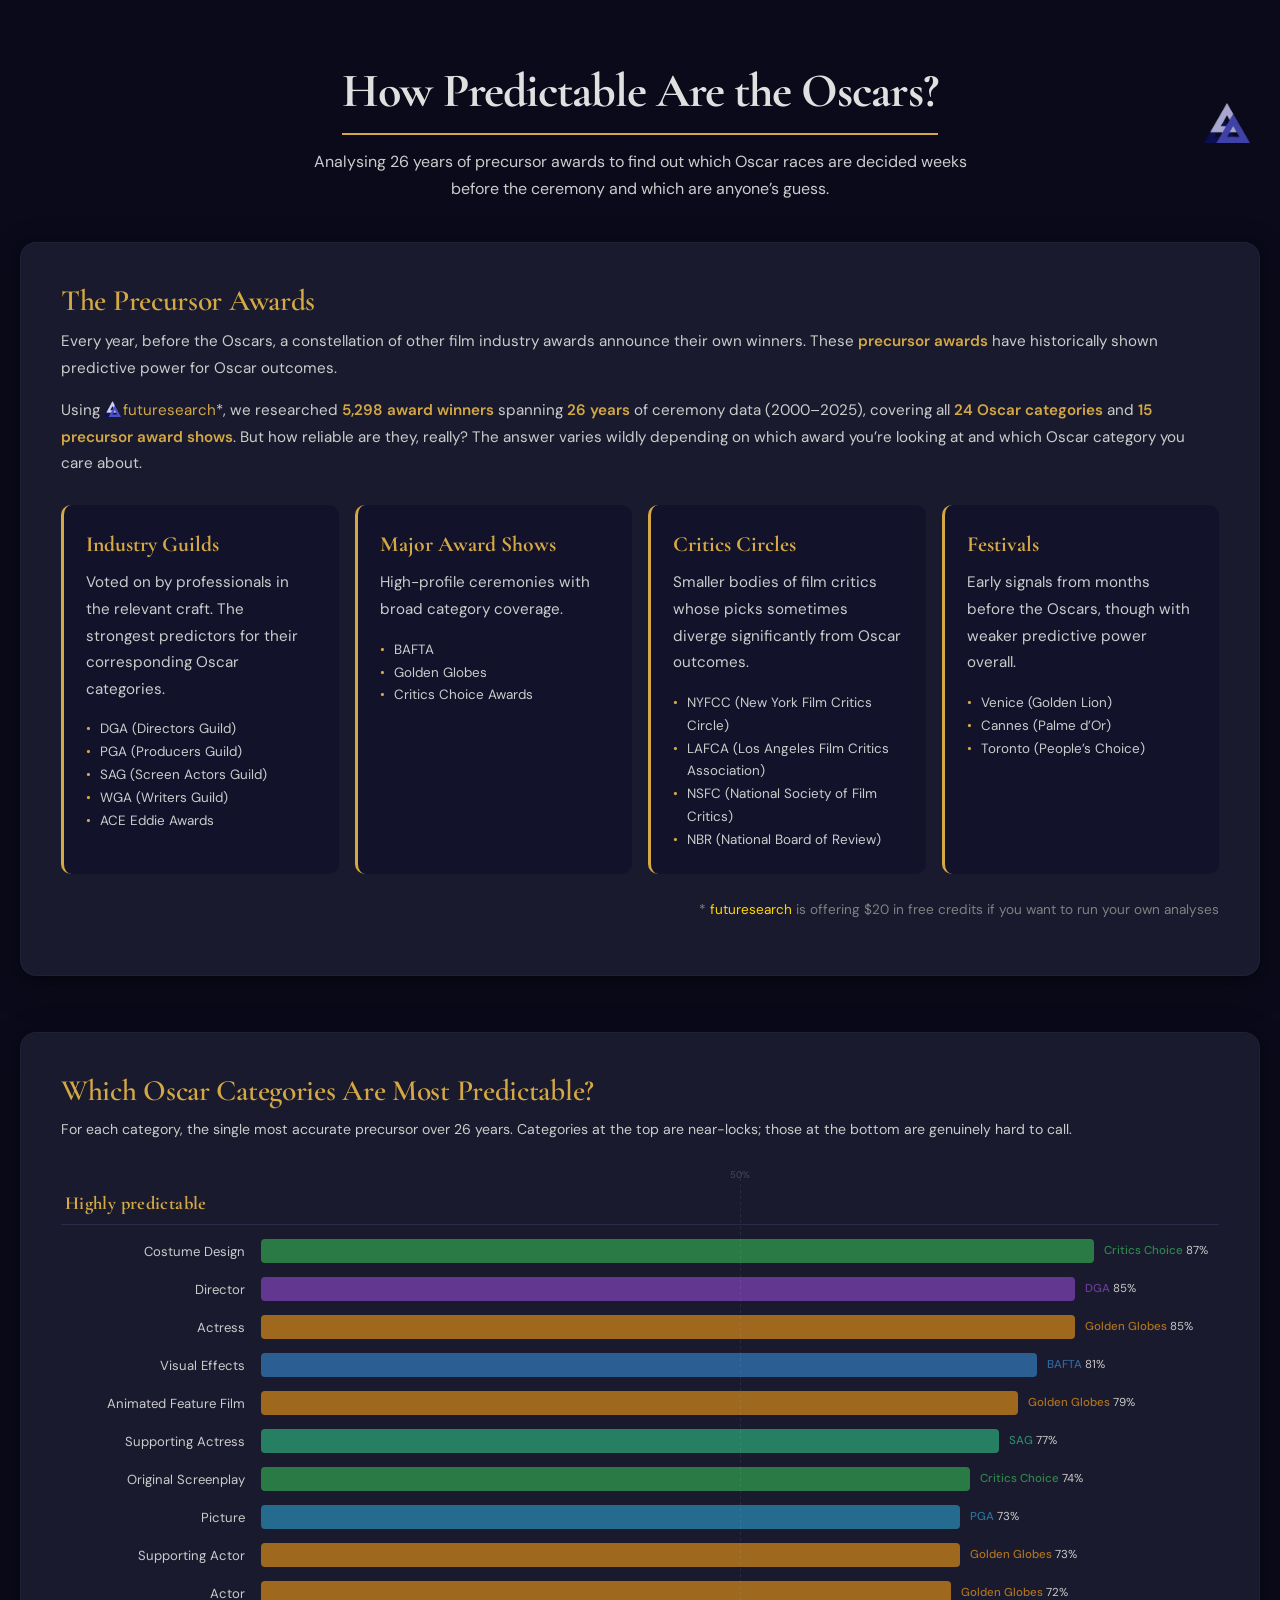
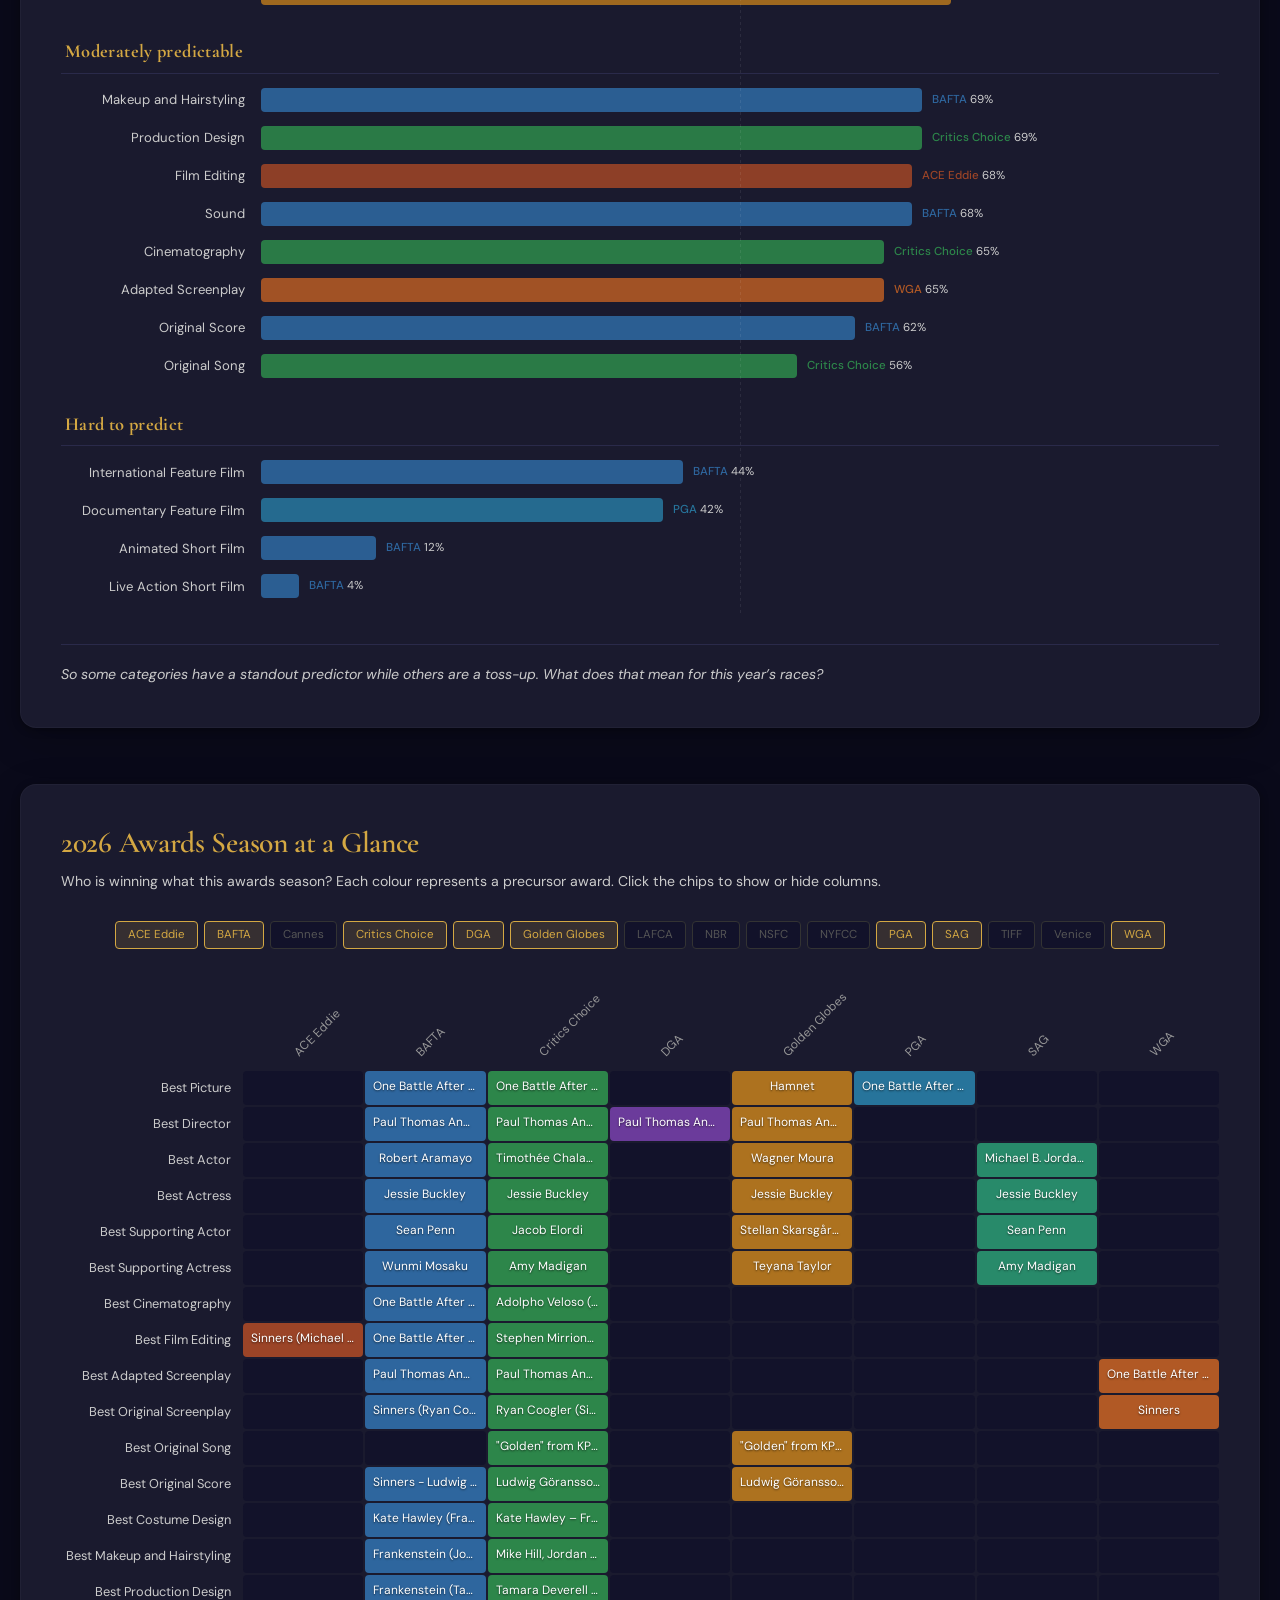
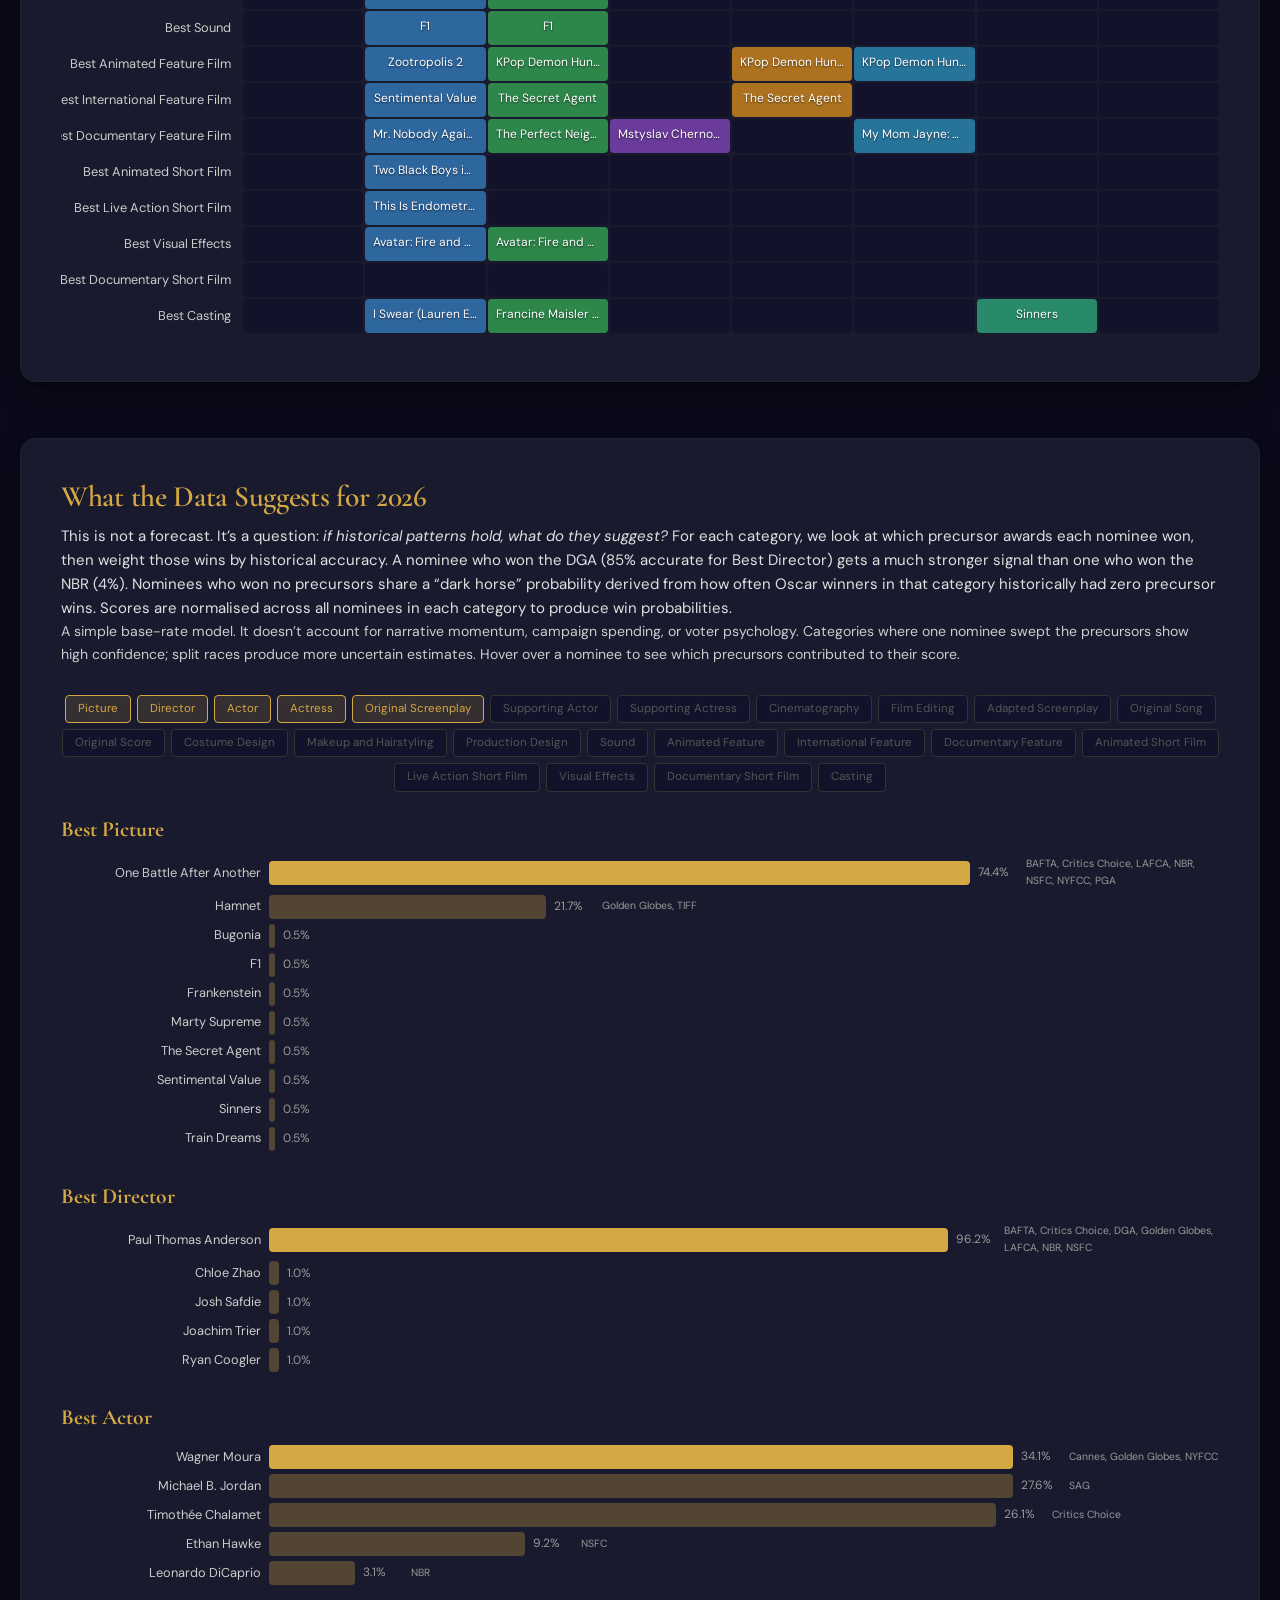
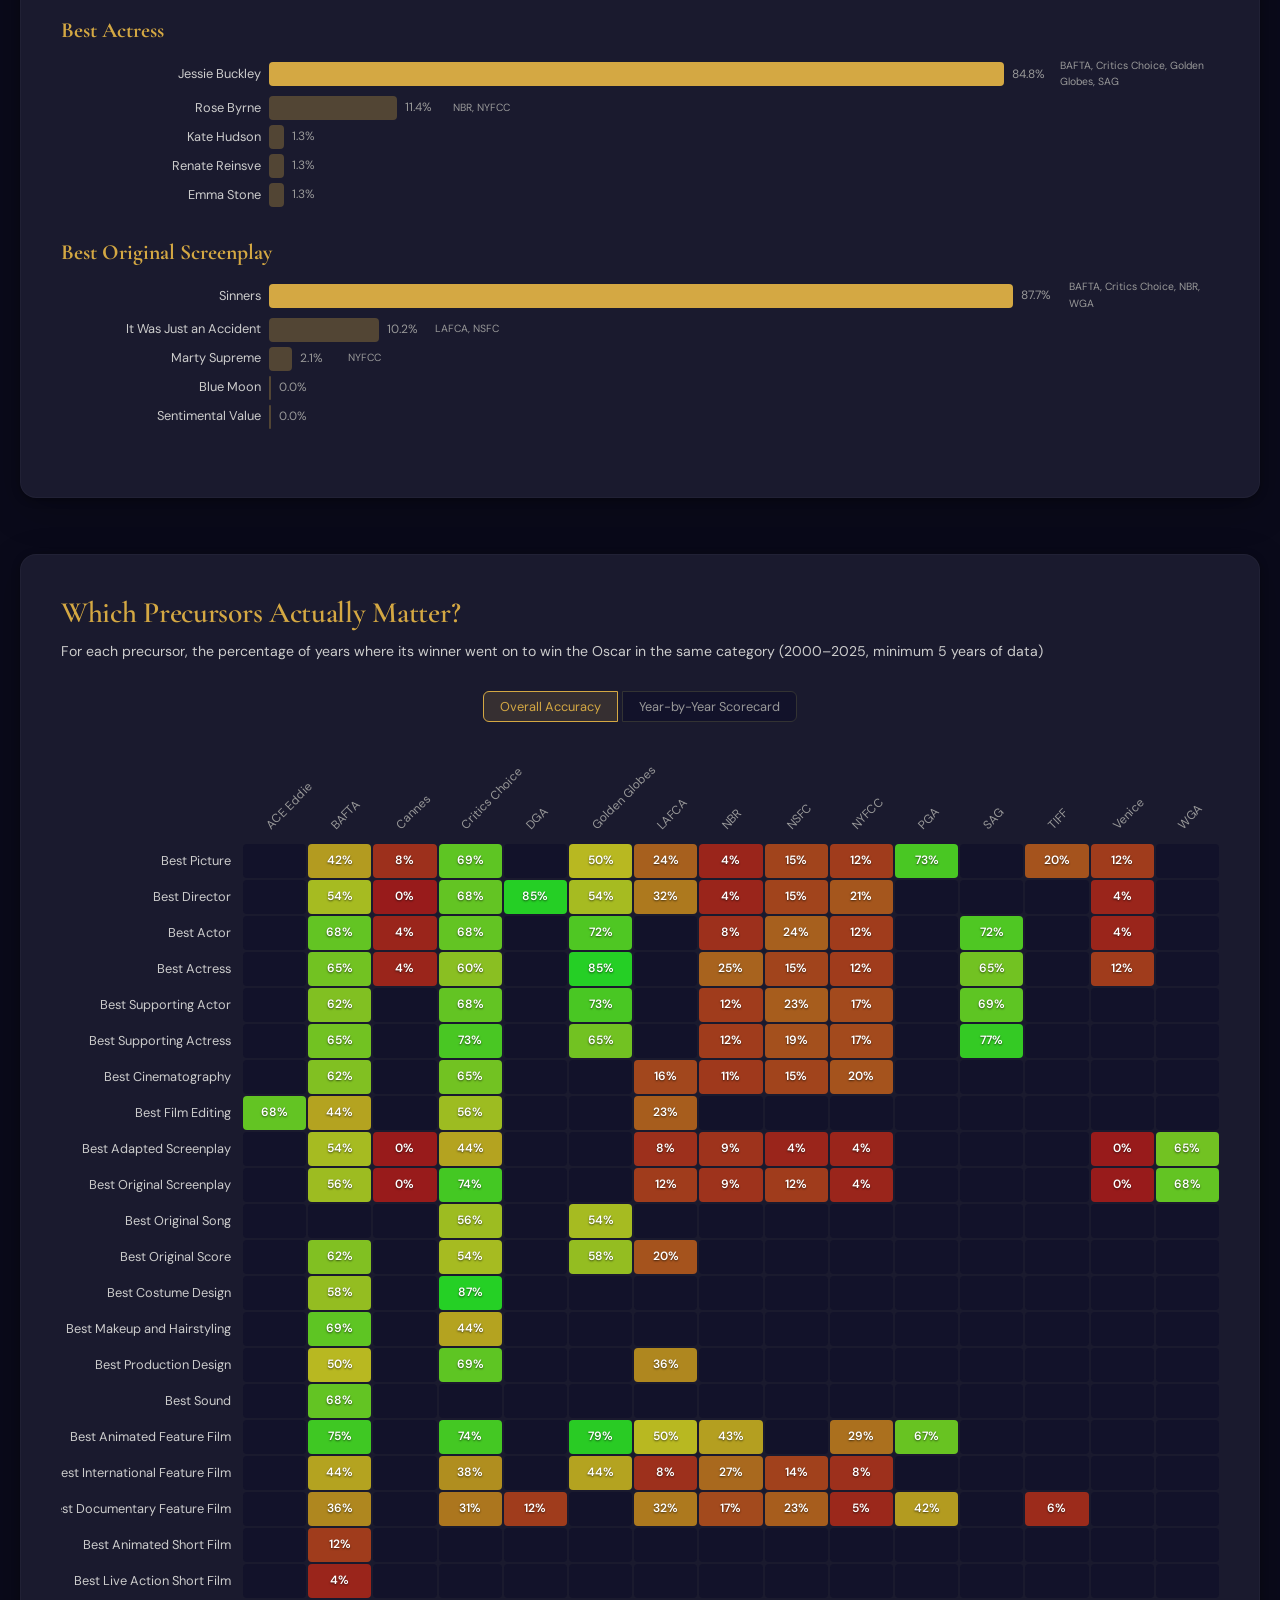
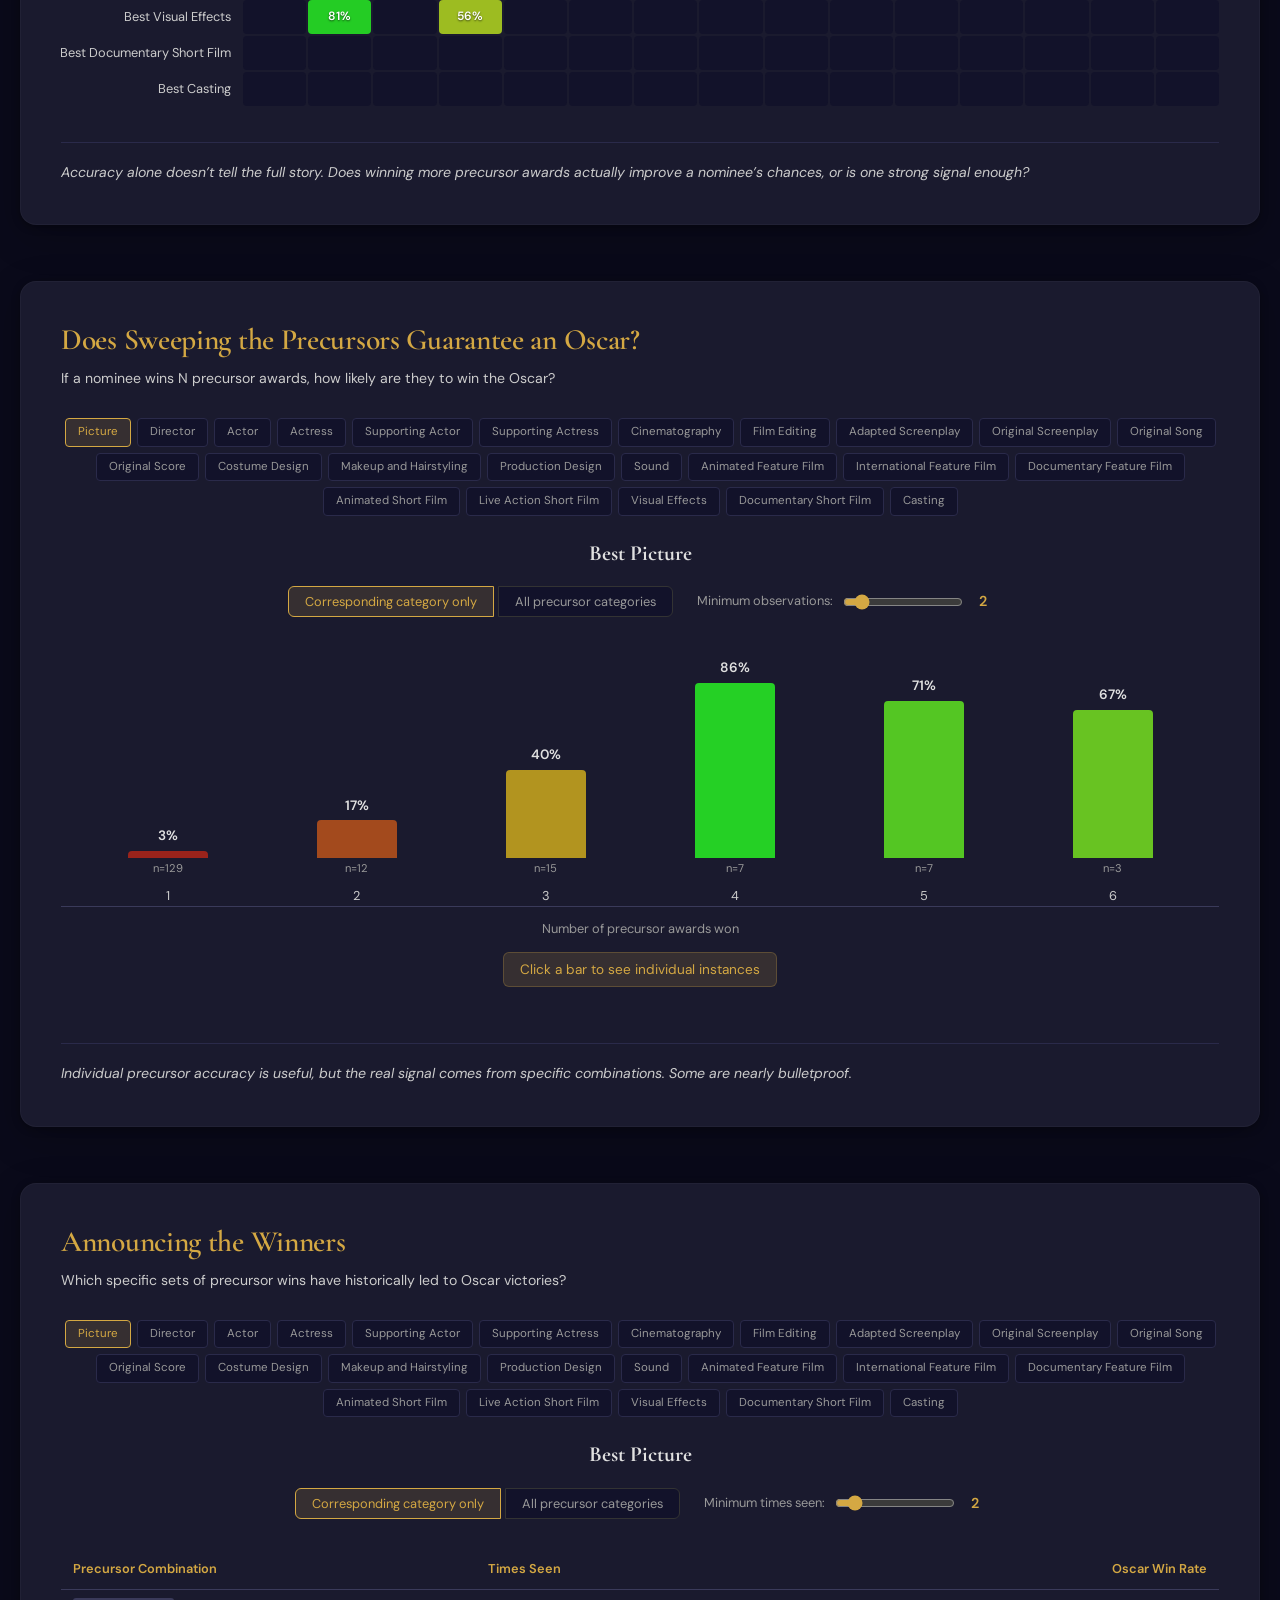
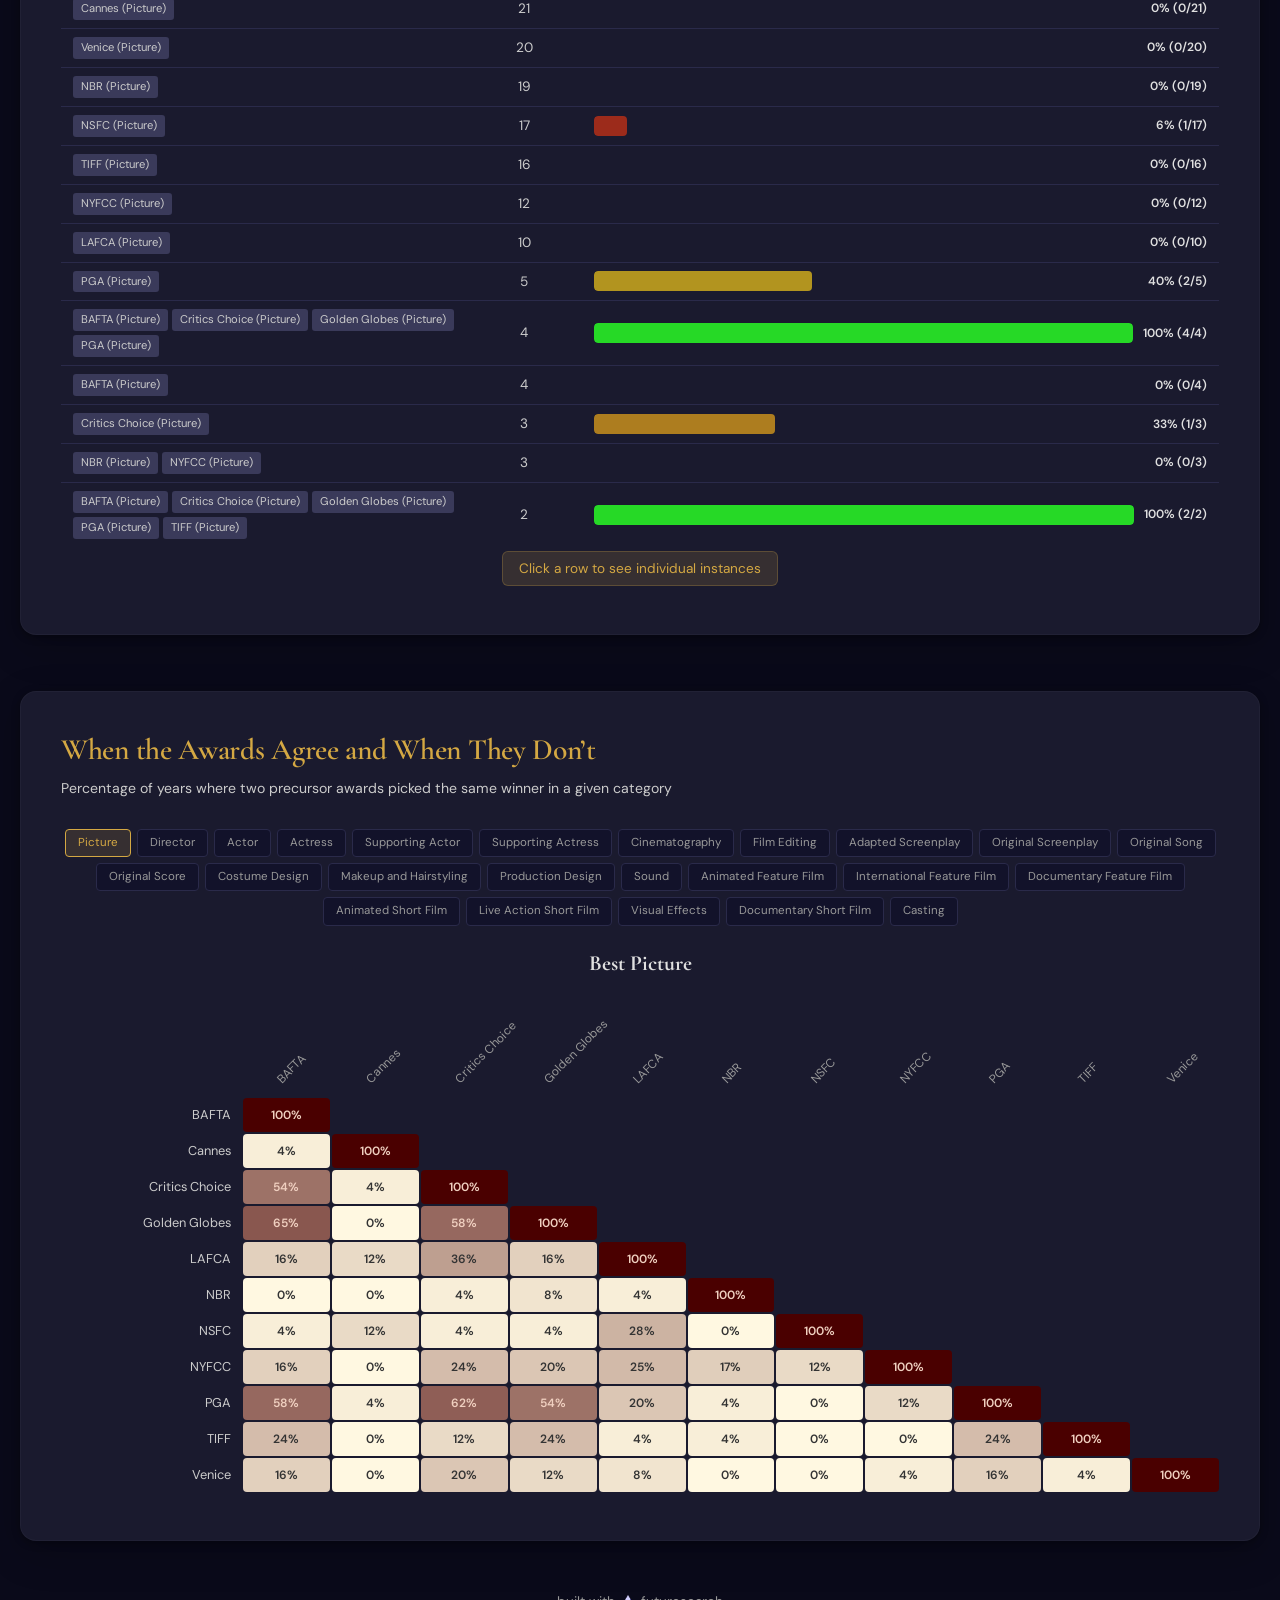
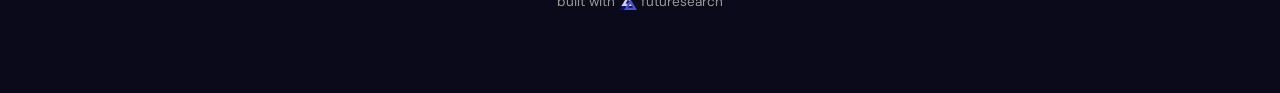
<file: docs/index.html>
<!DOCTYPE html>
<html lang="en">
<head>
  <meta charset="UTF-8">
  <meta name="viewport" content="width=device-width, initial-scale=1.0">
  <title>How Predictable Are the Oscars?</title>
  <link rel="preconnect" href="https://fonts.googleapis.com">
  <link rel="preconnect" href="https://fonts.gstatic.com" crossorigin>
  <link href="https://fonts.googleapis.com/css2?family=Cormorant+Garamond:ital,wght@0,400;0,600;0,700;0,800;1,400&family=DM+Sans:wght@400;500;600&display=swap" rel="stylesheet">
  <link rel="stylesheet" href="style.css">
</head>
<body>
  <header>
    <div class="header-inner">
      <a href="https://futuresearch.ai" target="_blank" rel="noopener" class="header-logo-link">
        <img src="futuresearch-logo.webp" alt="Futuresearch" class="header-logo">
      </a>
      <h1>How Predictable Are the Oscars?</h1>
      <p class="header-subtitle">Analysing 26 years of precursor awards to find out which Oscar races are decided weeks before the ceremony and which are anyone&rsquo;s guess.</p>
    </div>
  </header>

  <main>
    <!-- 1. Introduction -->
    <section class="card" id="intro-section">
      <h2>The Precursor Awards</h2>
      <p>Every year, before the Oscars, a constellation of other film industry awards announce their own winners. These <strong>precursor awards</strong> have historically shown predictive power for Oscar outcomes.</p>

      <p>Using <a href="https://futuresearch.ai" target="_blank" rel="noopener" class="futuresearch-link"><img src="futuresearch-logo.webp" alt="Futuresearch" class="inline-logo">futuresearch</a>*, we researched <strong>5,298 award winners</strong> spanning <strong>26 years</strong> of ceremony data (2000&ndash;2025), covering all <strong>24 Oscar categories</strong> and <strong>15 precursor award shows</strong>. But how reliable are they, really? The answer varies wildly depending on which award you&rsquo;re looking at and which Oscar category you care about.</p>

      <div class="intro-grid">
        <div class="intro-group">
          <h3>Industry Guilds</h3>
          <p>Voted on by professionals in the relevant craft. The strongest predictors for their corresponding Oscar categories.</p>
          <ul>
            <li>DGA (Directors Guild)</li>
            <li>PGA (Producers Guild)</li>
            <li>SAG (Screen Actors Guild)</li>
            <li>WGA (Writers Guild)</li>
            <li>ACE Eddie Awards</li>
          </ul>
        </div>
        <div class="intro-group">
          <h3>Major Award Shows</h3>
          <p>High-profile ceremonies with broad category coverage.</p>
          <ul>
            <li>BAFTA</li>
            <li>Golden Globes</li>
            <li>Critics Choice Awards</li>
          </ul>
        </div>
        <div class="intro-group">
          <h3>Critics Circles</h3>
          <p>Smaller bodies of film critics whose picks sometimes diverge significantly from Oscar outcomes.</p>
          <ul>
            <li>NYFCC (New York Film Critics Circle)</li>
            <li>LAFCA (Los Angeles Film Critics Association)</li>
            <li>NSFC (National Society of Film Critics)</li>
            <li>NBR (National Board of Review)</li>
          </ul>
        </div>
        <div class="intro-group">
          <h3>Festivals</h3>
          <p>Early signals from months before the Oscars, though with weaker predictive power overall.</p>
          <ul>
            <li>Venice (Golden Lion)</li>
            <li>Cannes (Palme d&rsquo;Or)</li>
            <li>Toronto (People&rsquo;s Choice)</li>
          </ul>
        </div>
      </div>
      <p class="footnote">* <a href="https://futuresearch.ai" target="_blank" rel="noopener" class="futuresearch-link">futuresearch</a> is offering $20 in free credits if you want to run your own analyses</p>
    </section>

    <!-- 2. Predictability overview (bar chart) -->
    <section class="card" id="predictability-section">
      <h2>Which Oscar Categories Are Most Predictable?</h2>
      <p class="subtitle">For each category, the single most accurate precursor over 26 years. Categories at the top are near-locks; those at the bottom are genuinely hard to call.</p>
      <div id="predictability-chart" class="predictability-container"></div>
      <p class="section-transition">So some categories have a standout predictor while others are a toss-up. What does that mean for this year&rsquo;s races?</p>
    </section>

    <!-- 3. 2026 Awards season at a glance -->
    <section class="card" id="predictions-section">
      <h2>2026 Awards Season at a Glance</h2>
      <p class="subtitle">Who is winning what this awards season? Each colour represents a precursor award. Click the chips to show or hide columns.</p>
      <div id="pred-award-selector" class="award-selector"></div>
      <div class="heatmap-container">
        <div id="predictions-grid" class="heatmap-grid"></div>
      </div>
    </section>

    <!-- 4. 2026 Oscar predictions -->
    <section class="card" id="forecast-section">
      <h2>What the Data Suggests for 2026</h2>
      <p>This is not a forecast. It&rsquo;s a question: <em>if historical patterns hold, what do they suggest?</em> For each category, we look at which precursor awards each nominee won, then weight those wins by historical accuracy. A nominee who won the DGA (85% accurate for Best Director) gets a much stronger signal than one who won the NBR (4%). Nominees who won no precursors share a &ldquo;dark horse&rdquo; probability derived from how often Oscar winners in that category historically had zero precursor wins. Scores are normalised across all nominees in each category to produce win probabilities.</p>
      <p class="subtitle">A simple base-rate model. It doesn&rsquo;t account for narrative momentum, campaign spending, or voter psychology. Categories where one nominee swept the precursors show high confidence; split races produce more uncertain estimates. Hover over a nominee to see which precursors contributed to their score.</p>
      <div id="forecast-cat-selector" class="award-selector"></div>
      <div id="forecast-grid"></div>
    </section>

    <!-- 5. Accuracy heatmap + yearly scorecard -->
    <section class="card" id="accuracy-section">
      <h2 id="heatmap-title">Which Precursors Actually Matter?</h2>
      <p class="subtitle" id="heatmap-subtitle">For each precursor, the percentage of years where its winner went on to win the Oscar in the same category (2000&ndash;2025, minimum 5 years of data)</p>
      <div class="toggle-row">
        <button id="heatmap-mode-accuracy" class="toggle-btn active">Overall Accuracy</button>
        <button id="heatmap-mode-yearly" class="toggle-btn">Year-by-Year Scorecard</button>
      </div>
      <div id="yearly-nav" class="nav-controls" style="display:none">
        <button id="year-prev" class="nav-btn" aria-label="Previous year">&larr;</button>
        <span id="year-display" class="nav-label"></span>
        <button id="year-next" class="nav-btn" aria-label="Next year">&rarr;</button>
      </div>
      <div class="heatmap-container">
        <div id="accuracy-heatmap" class="heatmap-grid"></div>
        <div id="yearly-grid" class="heatmap-grid" style="display:none"></div>
      </div>
      <p class="section-transition">Accuracy alone doesn&rsquo;t tell the full story. Does winning <em>more</em> precursor awards actually improve a nominee&rsquo;s chances, or is one strong signal enough?</p>
    </section>

    <!-- 6. Precursor count vs Oscar win probability -->
    <section class="card" id="count-section">
      <h2>Does Sweeping the Precursors Guarantee an Oscar?</h2>
      <p class="subtitle">If a nominee wins N precursor awards, how likely are they to win the Oscar?</p>
      <div id="count-cat-selector" class="cat-selector"></div>
      <h3 id="count-cat-title" class="cat-title"></h3>
      <div class="controls-row">
        <div class="toggle-row">
          <button id="count-mode-category" class="toggle-btn active">Corresponding category only</button>
          <button id="count-mode-all" class="toggle-btn">All precursor categories</button>
        </div>
        <div class="threshold-row">
          <label for="count-threshold">Minimum observations:</label>
          <input type="range" id="count-threshold" min="1" max="10" value="2" step="1">
          <span id="count-threshold-display">2</span>
        </div>
      </div>
      <div id="count-chart" class="chart-container"></div>
      <p class="section-transition">Individual precursor accuracy is useful, but the real signal comes from <em>specific combinations</em>. Some are nearly bulletproof.</p>
    </section>

    <!-- 7. Winning precursor combinations -->
    <section class="card" id="combos-section">
      <h2>Announcing the Winners</h2>
      <p class="subtitle">Which specific sets of precursor wins have historically led to Oscar victories?</p>
      <div id="combos-cat-selector" class="cat-selector"></div>
      <h3 id="combos-cat-title" class="cat-title"></h3>
      <div class="controls-row">
        <div class="toggle-row">
          <button id="combos-mode-category" class="toggle-btn active">Corresponding category only</button>
          <button id="combos-mode-all" class="toggle-btn">All precursor categories</button>
        </div>
        <div class="threshold-row">
          <label for="combos-threshold">Minimum times seen:</label>
          <input type="range" id="combos-threshold" min="1" max="10" value="2" step="1">
          <span id="combos-threshold-display">2</span>
        </div>
      </div>
      <div id="combos-table" class="combos-container"></div>
    </section>

    <!-- 8. Agreement matrix -->
    <section class="card" id="agreement-section">
      <h2>When the Awards Agree and When They Don&rsquo;t</h2>
      <p class="subtitle">Percentage of years where two precursor awards picked the same winner in a given category</p>
      <div id="agreement-cat-selector" class="cat-selector"></div>
      <h3 id="agreement-cat-title" class="cat-title"></h3>
      <div class="heatmap-container">
        <div id="agreement-matrix" class="heatmap-grid"></div>
      </div>
    </section>
  </main>

  <footer>
    <a href="https://futuresearch.ai" target="_blank" rel="noopener" class="footer-link">
      built with <img src="futuresearch-logo.webp" alt="Futuresearch" class="footer-logo"> futuresearch
    </a>
  </footer>

  <div id="tooltip" class="tooltip"></div>

  <script src="app.js"></script>
</body>
</html>
</file>
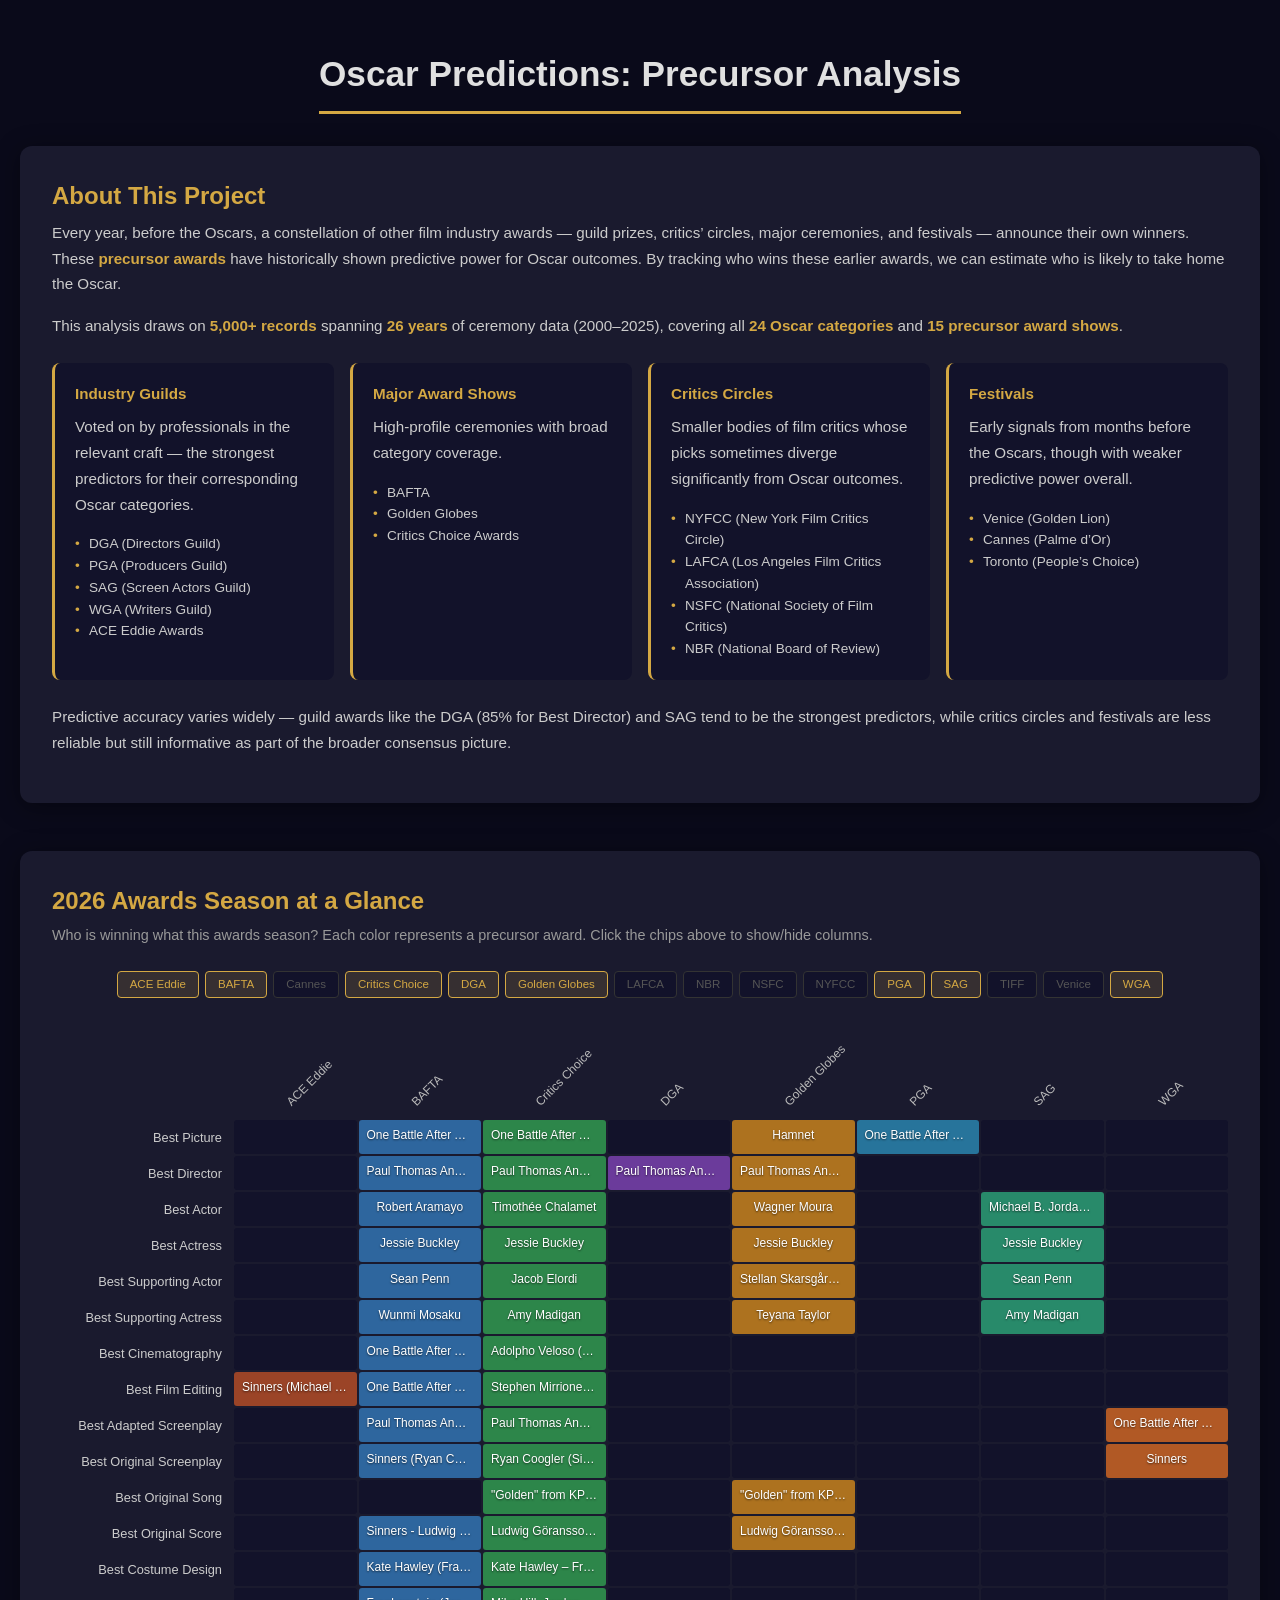
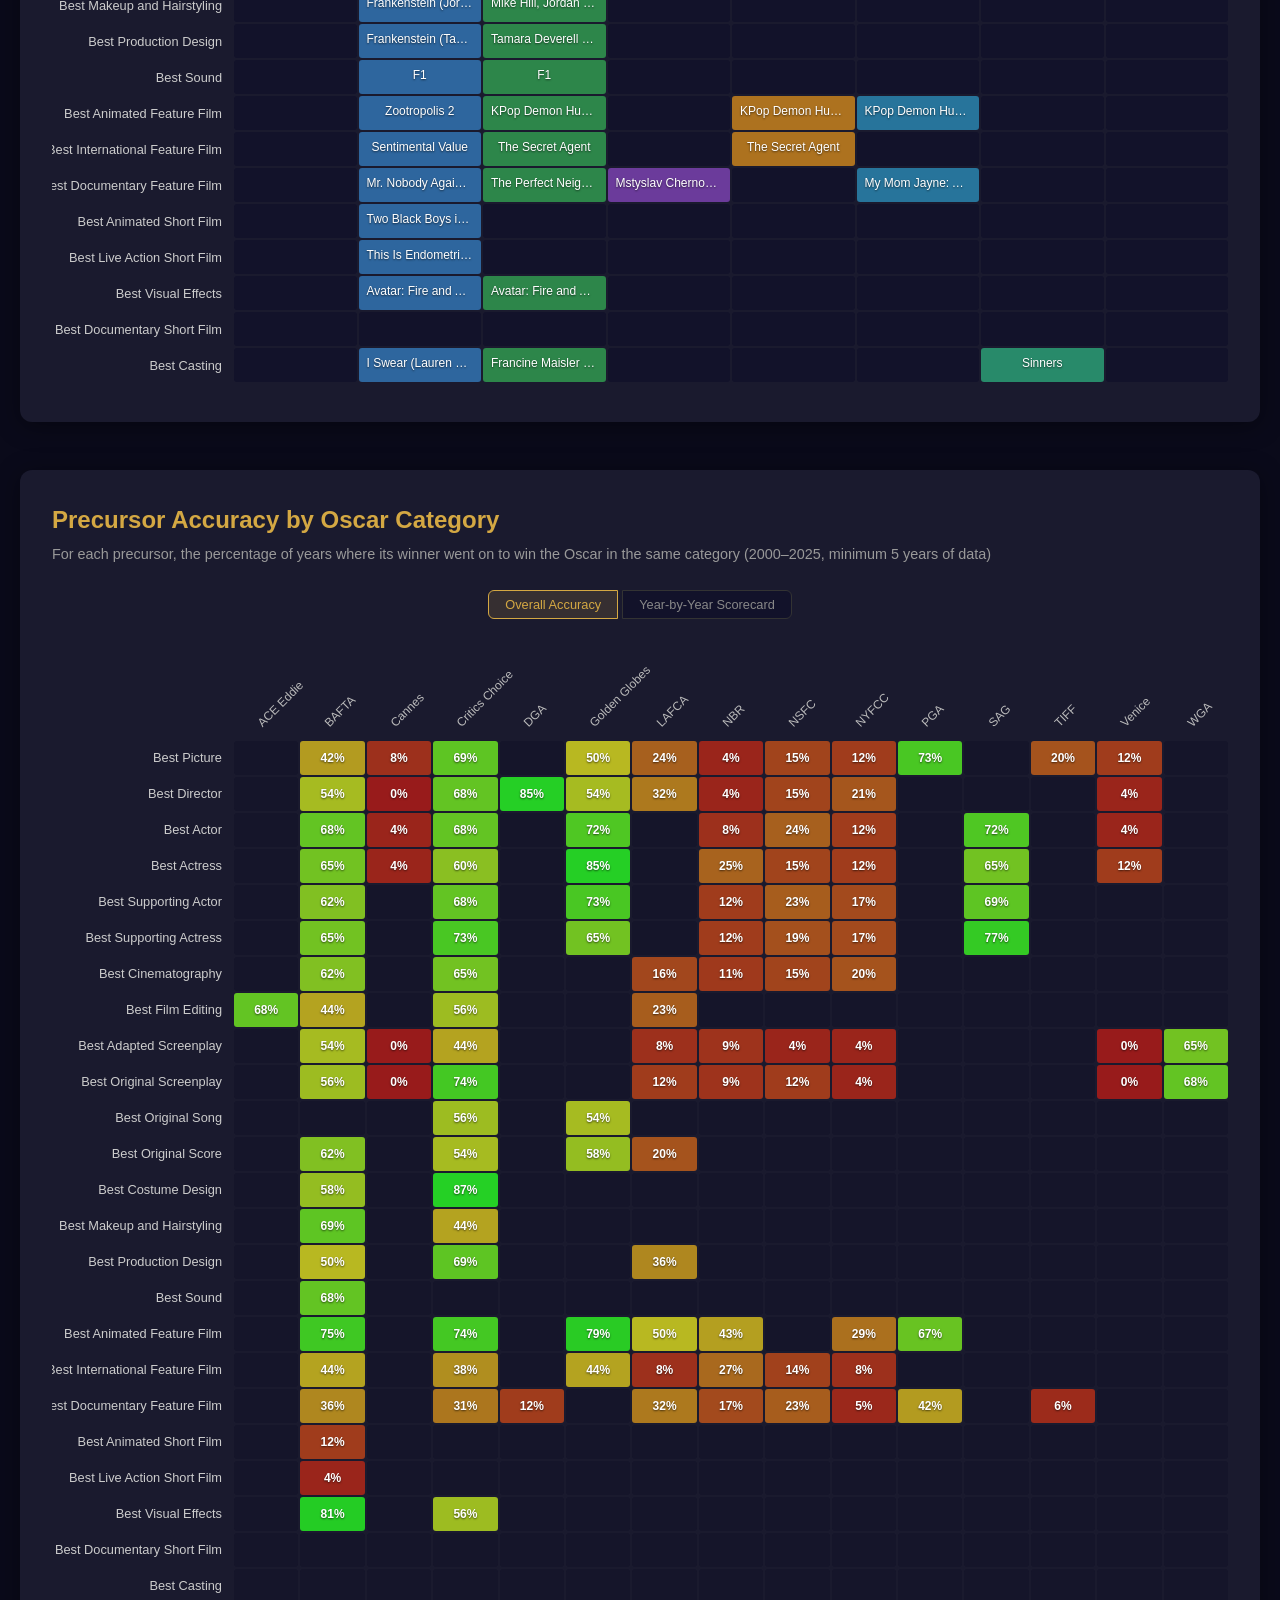
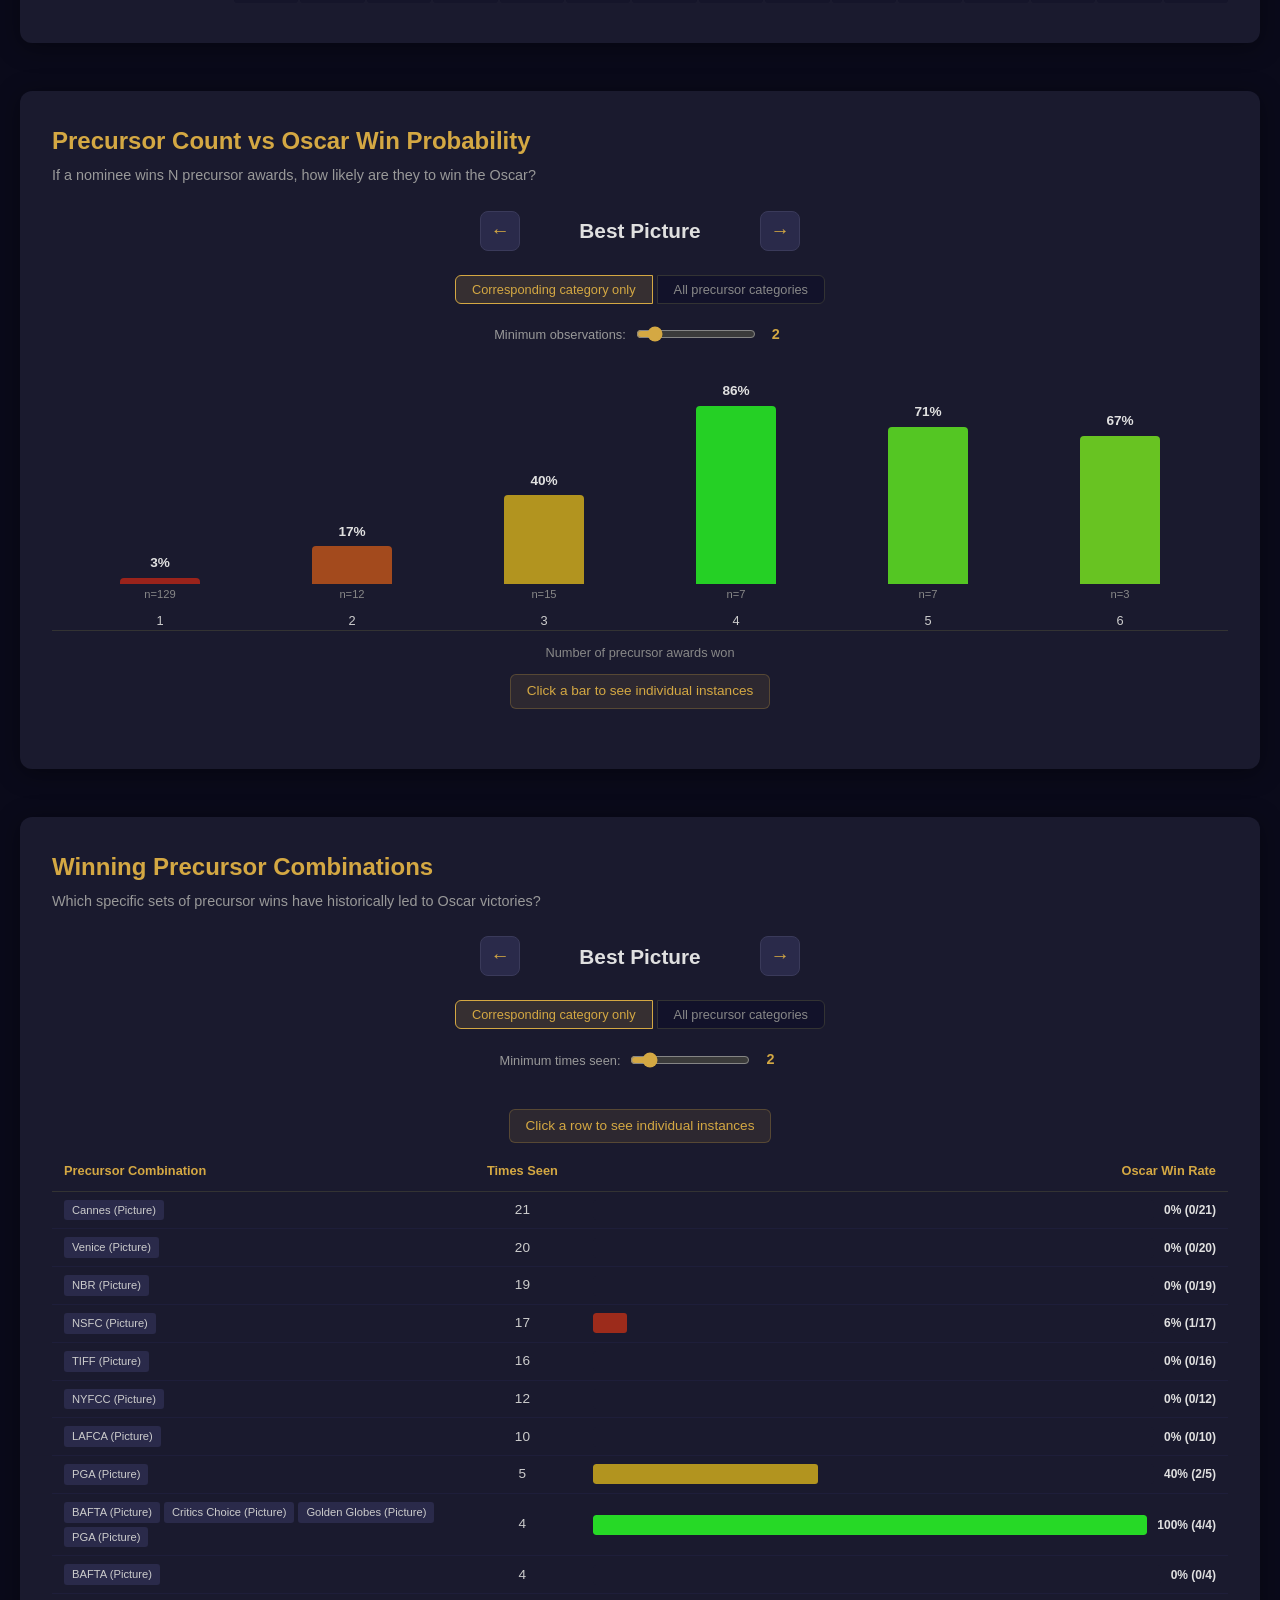
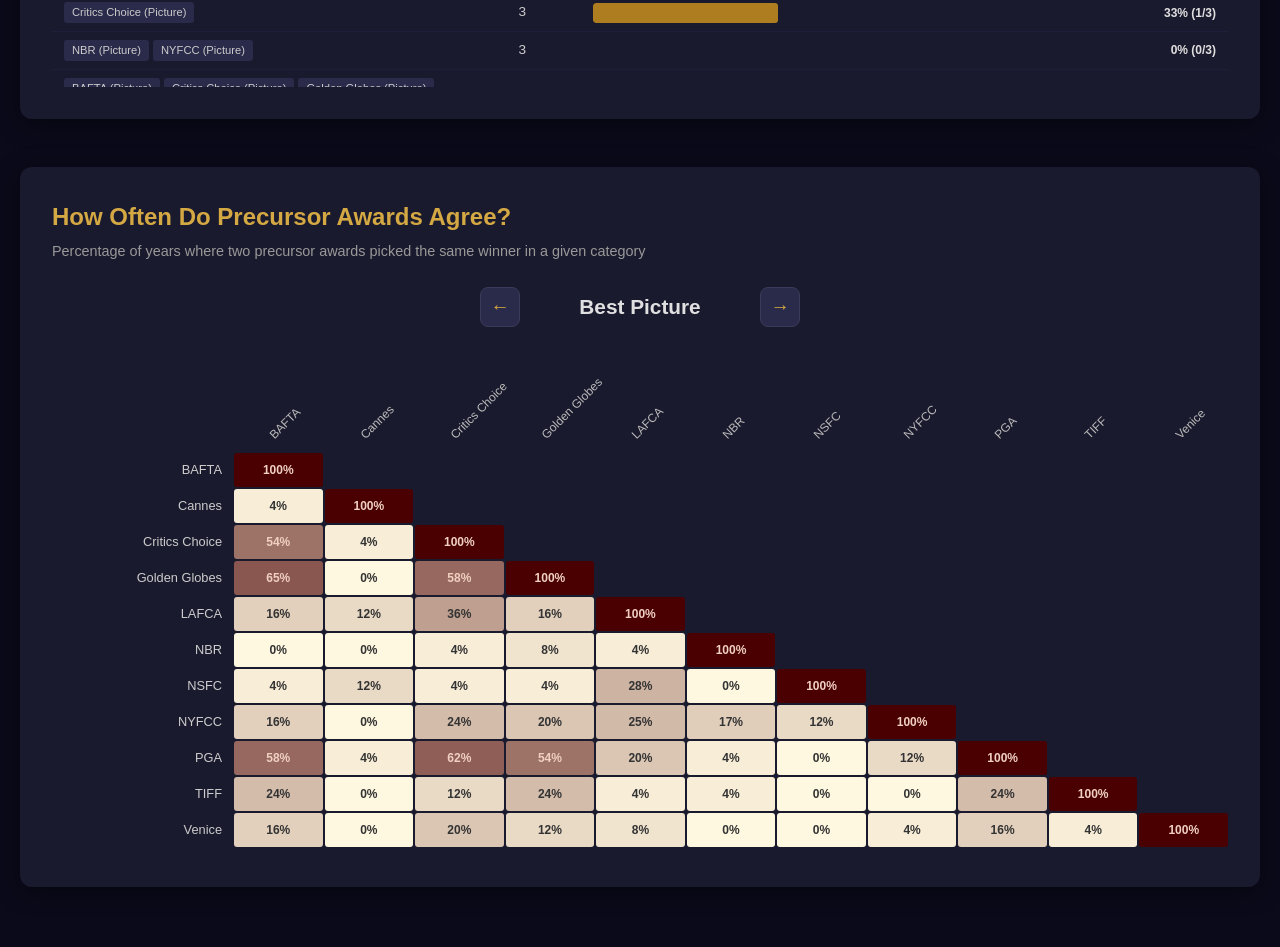
<file: website/index.html>
<!DOCTYPE html>
<html lang="en">
<head>
  <meta charset="UTF-8">
  <meta name="viewport" content="width=device-width, initial-scale=1.0">
  <title>Oscar Predictions: Precursor Analysis</title>
  <link rel="stylesheet" href="style.css">
</head>
<body>
  <header>
    <h1>Oscar Predictions: Precursor Analysis</h1>
  </header>

  <main>
    <!-- Introduction -->
    <section class="card" id="intro-section">
      <h2>About This Project</h2>
      <p>Every year, before the Oscars, a constellation of other film industry awards &mdash; guild prizes, critics&rsquo; circles, major ceremonies, and festivals &mdash; announce their own winners. These <strong>precursor awards</strong> have historically shown predictive power for Oscar outcomes. By tracking who wins these earlier awards, we can estimate who is likely to take home the Oscar.</p>

      <p>This analysis draws on <strong>5,000+ records</strong> spanning <strong>26 years</strong> of ceremony data (2000&ndash;2025), covering all <strong>24 Oscar categories</strong> and <strong>15 precursor award shows</strong>.</p>

      <div class="intro-grid">
        <div class="intro-group">
          <h3>Industry Guilds</h3>
          <p>Voted on by professionals in the relevant craft &mdash; the strongest predictors for their corresponding Oscar categories.</p>
          <ul>
            <li>DGA (Directors Guild)</li>
            <li>PGA (Producers Guild)</li>
            <li>SAG (Screen Actors Guild)</li>
            <li>WGA (Writers Guild)</li>
            <li>ACE Eddie Awards</li>
          </ul>
        </div>
        <div class="intro-group">
          <h3>Major Award Shows</h3>
          <p>High-profile ceremonies with broad category coverage.</p>
          <ul>
            <li>BAFTA</li>
            <li>Golden Globes</li>
            <li>Critics Choice Awards</li>
          </ul>
        </div>
        <div class="intro-group">
          <h3>Critics Circles</h3>
          <p>Smaller bodies of film critics whose picks sometimes diverge significantly from Oscar outcomes.</p>
          <ul>
            <li>NYFCC (New York Film Critics Circle)</li>
            <li>LAFCA (Los Angeles Film Critics Association)</li>
            <li>NSFC (National Society of Film Critics)</li>
            <li>NBR (National Board of Review)</li>
          </ul>
        </div>
        <div class="intro-group">
          <h3>Festivals</h3>
          <p>Early signals from months before the Oscars, though with weaker predictive power overall.</p>
          <ul>
            <li>Venice (Golden Lion)</li>
            <li>Cannes (Palme d&rsquo;Or)</li>
            <li>Toronto (People&rsquo;s Choice)</li>
          </ul>
        </div>
      </div>

      <p>Predictive accuracy varies widely &mdash; guild awards like the DGA (85% for Best Director) and SAG tend to be the strongest predictors, while critics circles and festivals are less reliable but still informative as part of the broader consensus picture.</p>
    </section>

    <!-- 2026 Precursor Winners -->
    <section class="card" id="predictions-section">
      <h2>2026 Awards Season at a Glance</h2>
      <p class="subtitle">Who is winning what this awards season? Each color represents a precursor award. Click the chips above to show/hide columns.</p>
      <div id="pred-award-selector" class="award-selector"></div>
      <div class="heatmap-container">
        <div id="predictions-grid" class="heatmap-grid"></div>
      </div>
    </section>

    <!-- Section 1: Accuracy Heatmap + Yearly Scorecard (combined) -->
    <section class="card" id="accuracy-section">
      <h2 id="heatmap-title">Precursor Accuracy by Oscar Category</h2>
      <p class="subtitle" id="heatmap-subtitle">For each precursor, the percentage of years where its winner went on to win the Oscar in the same category (2000&ndash;2025, minimum 5 years of data)</p>
      <div class="toggle-row">
        <button id="heatmap-mode-accuracy" class="toggle-btn active">Overall Accuracy</button>
        <button id="heatmap-mode-yearly" class="toggle-btn">Year-by-Year Scorecard</button>
      </div>
      <div id="yearly-nav" class="nav-controls" style="display:none">
        <button id="year-prev" class="nav-btn" aria-label="Previous year">&larr;</button>
        <span id="year-display" class="nav-label"></span>
        <button id="year-next" class="nav-btn" aria-label="Next year">&rarr;</button>
      </div>
      <div class="heatmap-container">
        <div id="accuracy-heatmap" class="heatmap-grid"></div>
        <div id="yearly-grid" class="heatmap-grid" style="display:none"></div>
      </div>
    </section>

    <!-- Section 4: Precursor Count vs Oscar Win Probability -->
    <section class="card" id="count-section">
      <h2>Precursor Count vs Oscar Win Probability</h2>
      <p class="subtitle">If a nominee wins N precursor awards, how likely are they to win the Oscar?</p>
      <div class="nav-controls">
        <button id="count-cat-prev" class="nav-btn" aria-label="Previous category">&larr;</button>
        <span id="count-cat-display" class="nav-label"></span>
        <button id="count-cat-next" class="nav-btn" aria-label="Next category">&rarr;</button>
      </div>
      <div class="toggle-row">
        <button id="count-mode-category" class="toggle-btn active">Corresponding category only</button>
        <button id="count-mode-all" class="toggle-btn">All precursor categories</button>
      </div>
      <div class="threshold-row">
        <label for="count-threshold">Minimum observations:</label>
        <input type="range" id="count-threshold" min="1" max="10" value="2" step="1">
        <span id="count-threshold-display">2</span>
      </div>
      <div id="count-chart" class="chart-container"></div>
    </section>

    <!-- Section 5: Winning Precursor Combinations -->
    <section class="card" id="combos-section">
      <h2>Winning Precursor Combinations</h2>
      <p class="subtitle">Which specific sets of precursor wins have historically led to Oscar victories?</p>
      <div class="nav-controls">
        <button id="combos-cat-prev" class="nav-btn" aria-label="Previous category">&larr;</button>
        <span id="combos-cat-display" class="nav-label"></span>
        <button id="combos-cat-next" class="nav-btn" aria-label="Next category">&rarr;</button>
      </div>
      <div class="toggle-row">
        <button id="combos-mode-category" class="toggle-btn active">Corresponding category only</button>
        <button id="combos-mode-all" class="toggle-btn">All precursor categories</button>
      </div>
      <div class="threshold-row">
        <label for="combos-threshold">Minimum times seen:</label>
        <input type="range" id="combos-threshold" min="1" max="10" value="2" step="1">
        <span id="combos-threshold-display">2</span>
      </div>
      <div id="combos-table" class="combos-container"></div>
    </section>

    <!-- Agreement Matrix -->
    <section class="card" id="agreement-section">
      <h2>How Often Do Precursor Awards Agree?</h2>
      <p class="subtitle">Percentage of years where two precursor awards picked the same winner in a given category</p>
      <div class="nav-controls">
        <button id="cat-prev" class="nav-btn" aria-label="Previous category">&larr;</button>
        <span id="cat-display" class="nav-label"></span>
        <button id="cat-next" class="nav-btn" aria-label="Next category">&rarr;</button>
      </div>
      <div class="heatmap-container">
        <div id="agreement-matrix" class="heatmap-grid"></div>
      </div>
    </section>
  </main>

  <div id="tooltip" class="tooltip"></div>

  <script src="app.js"></script>
</body>
</html>
</file>
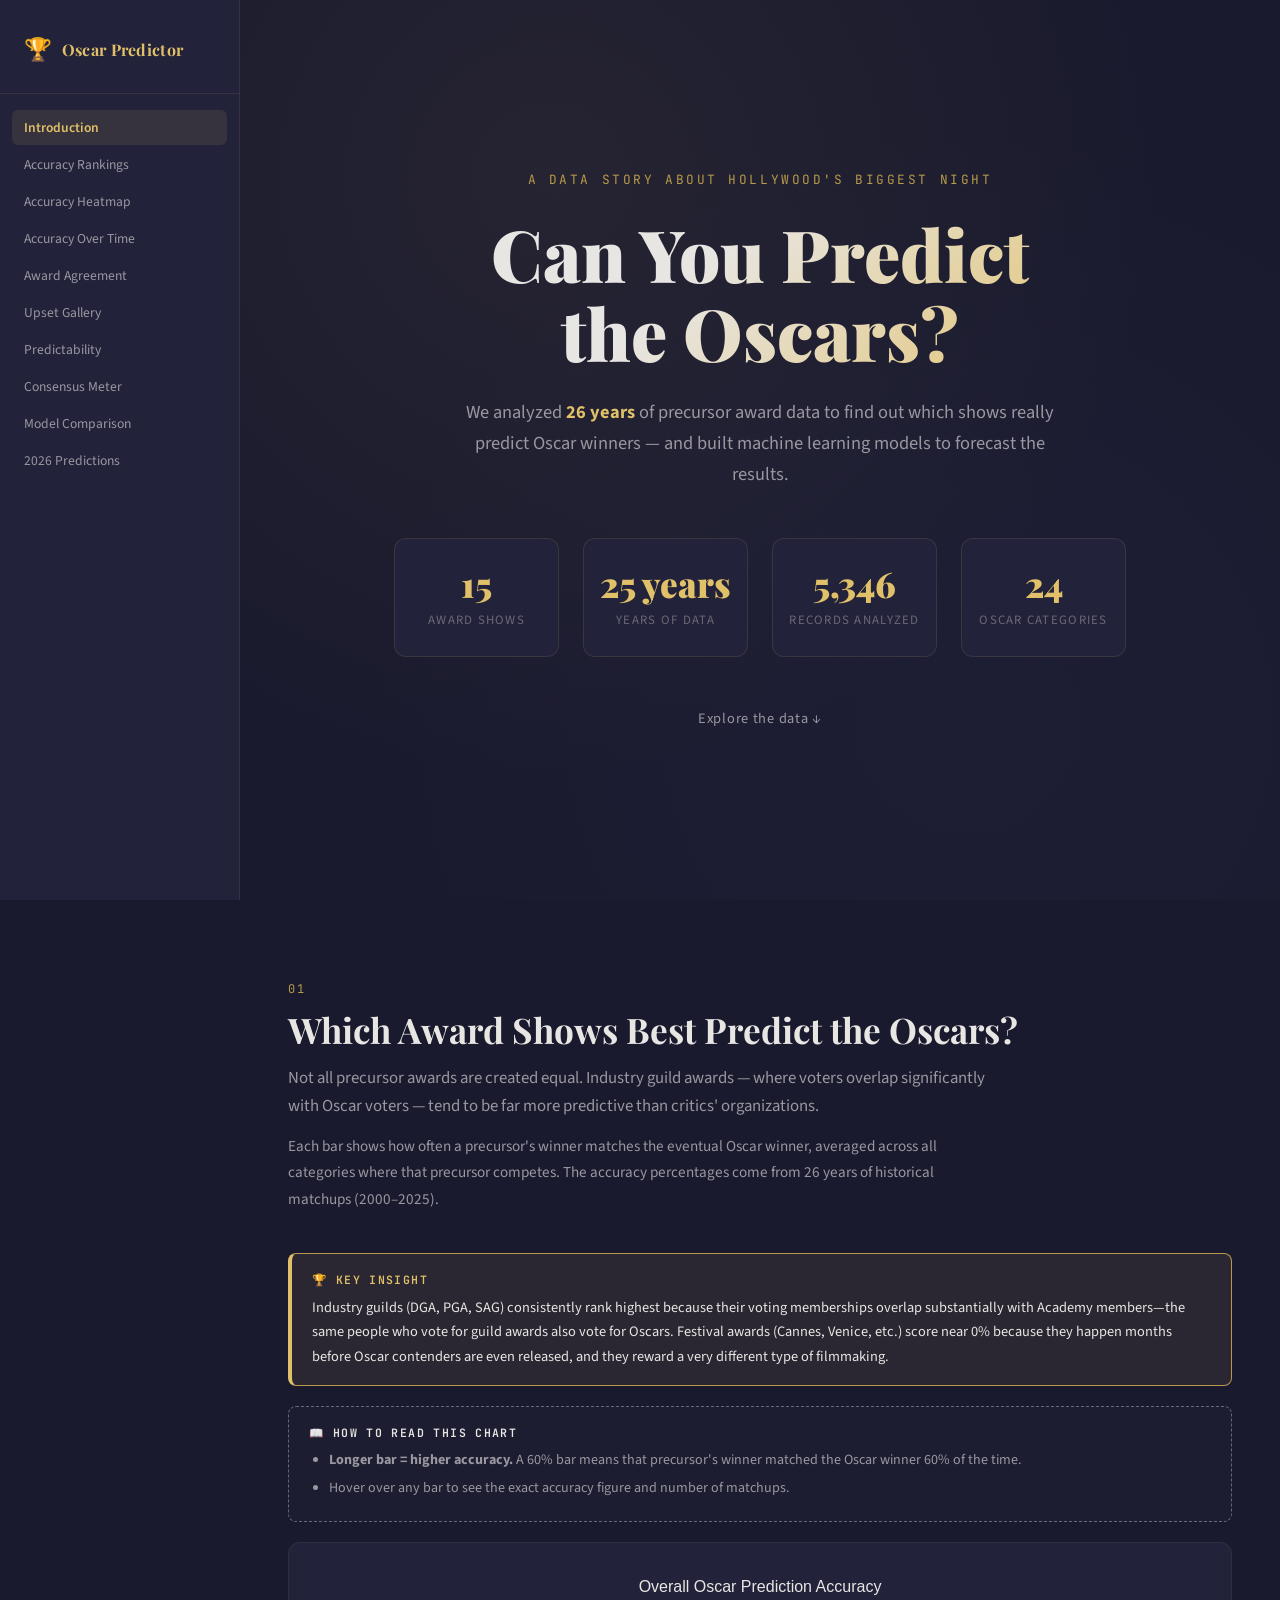
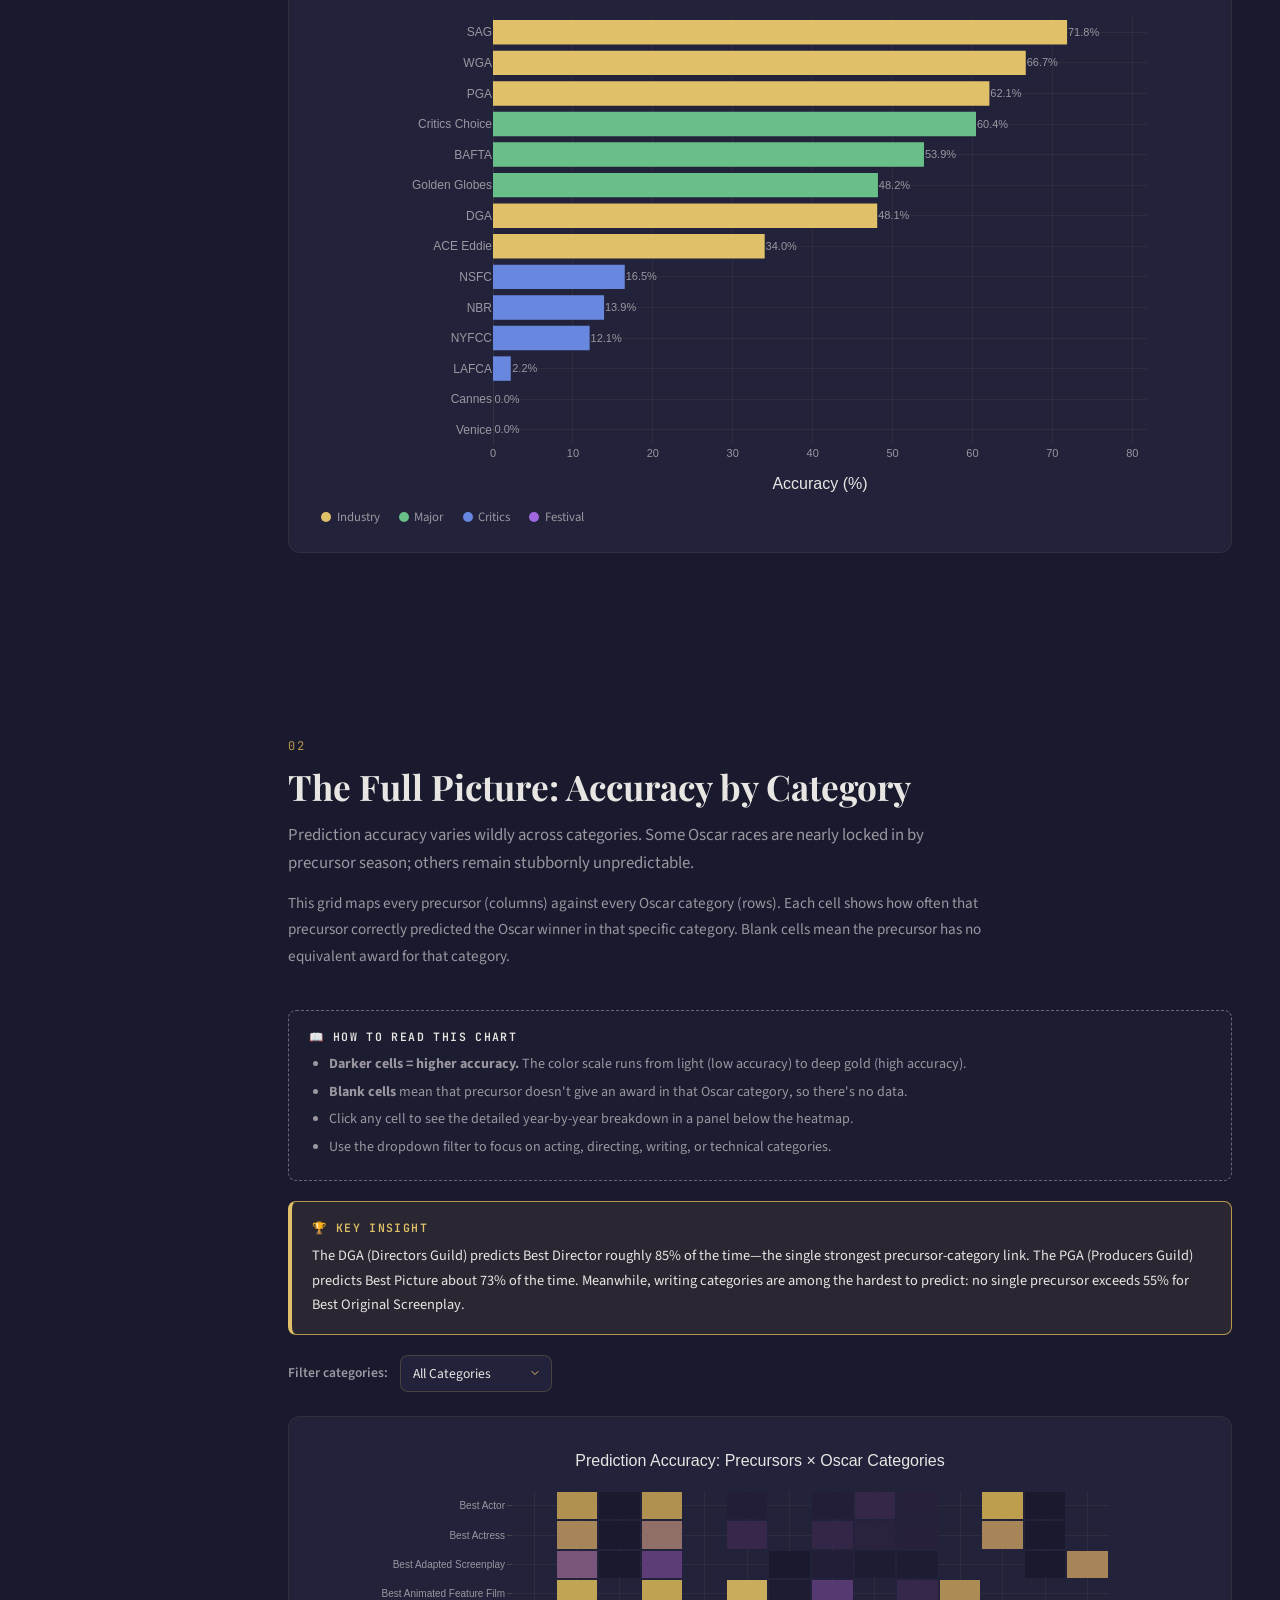
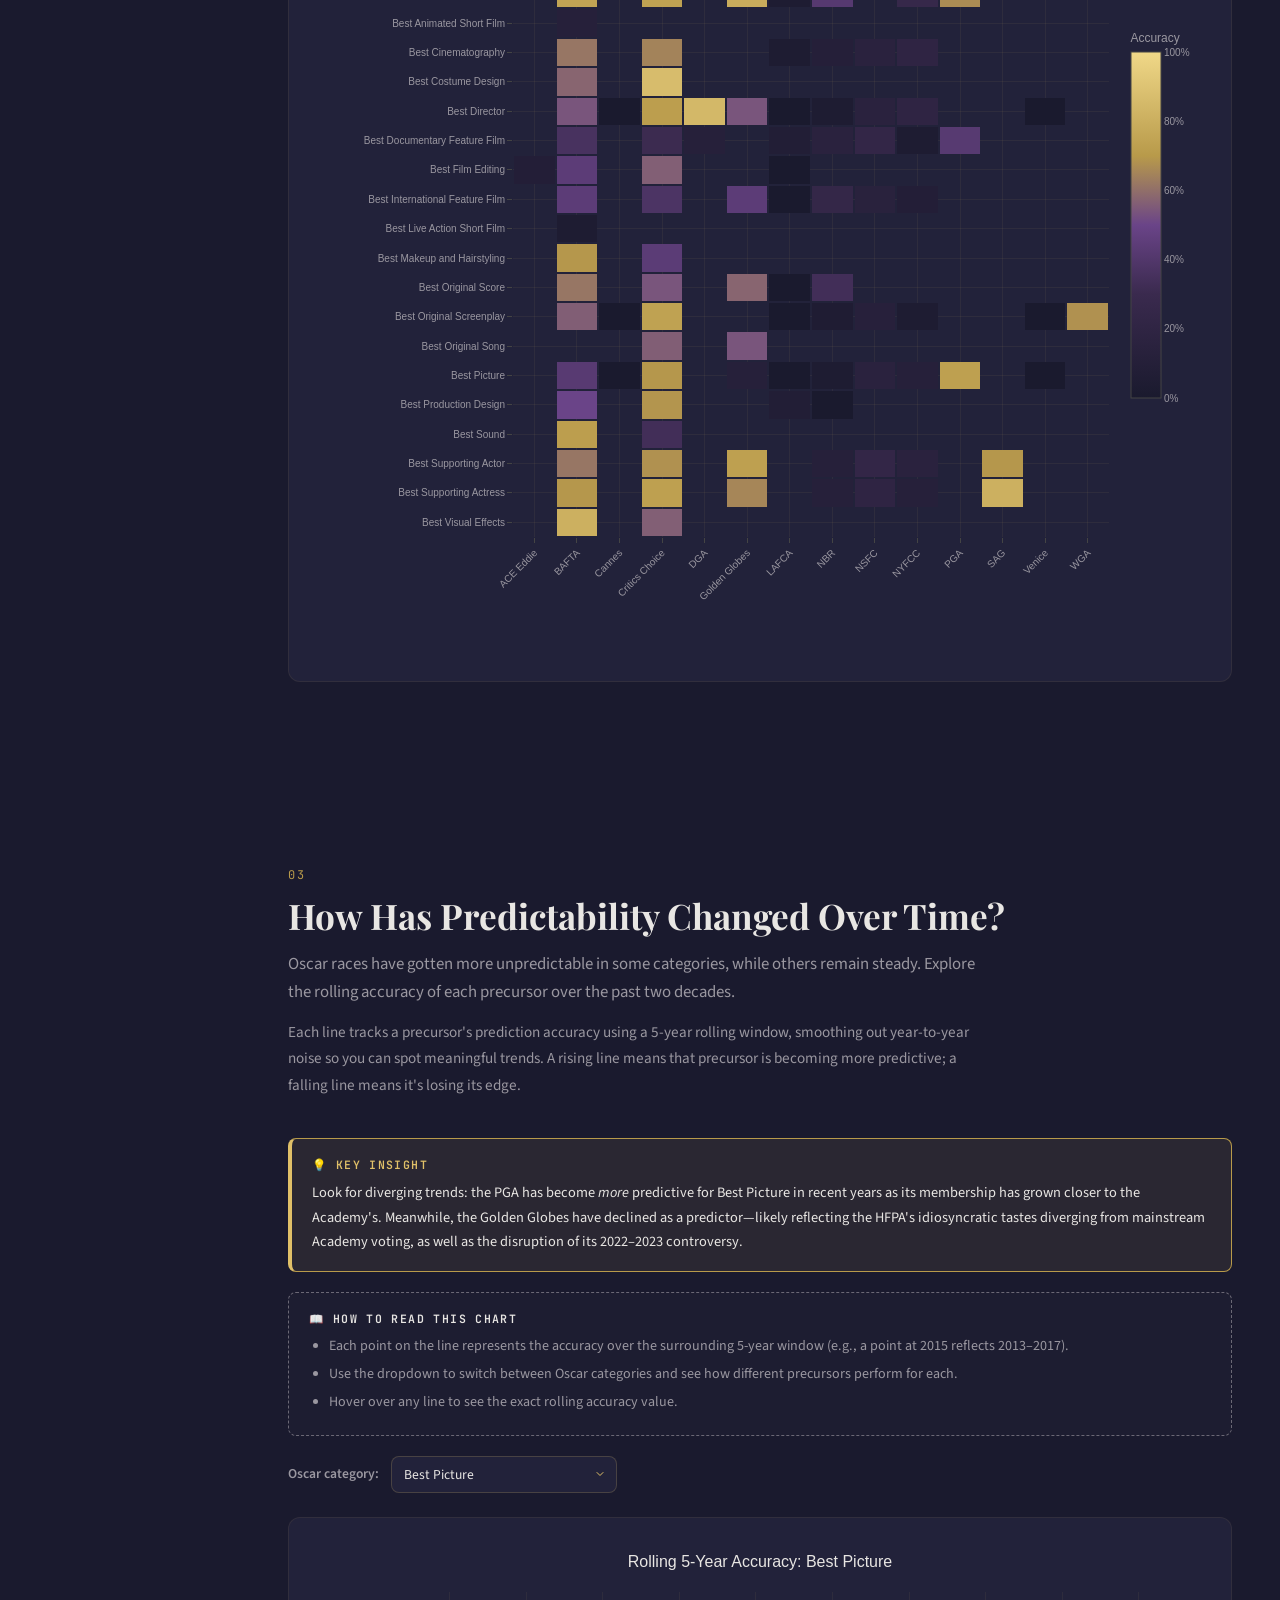
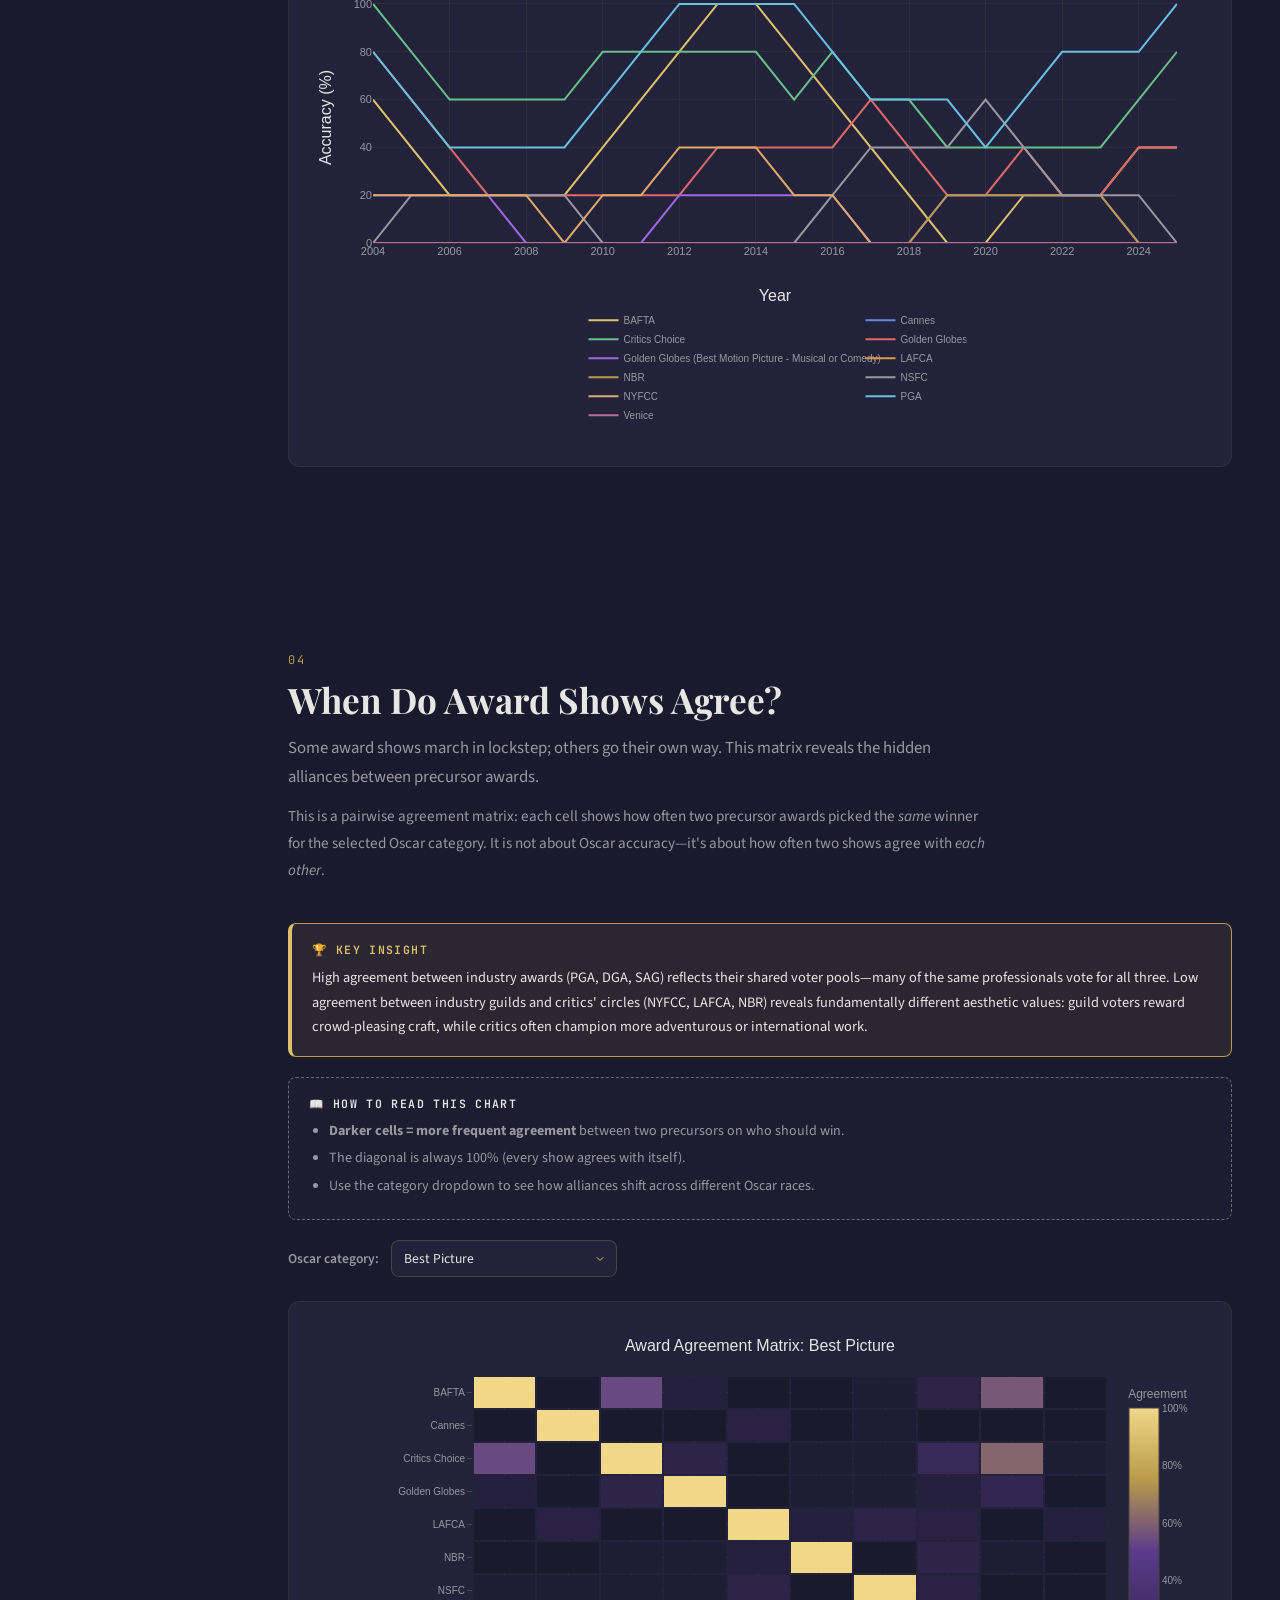
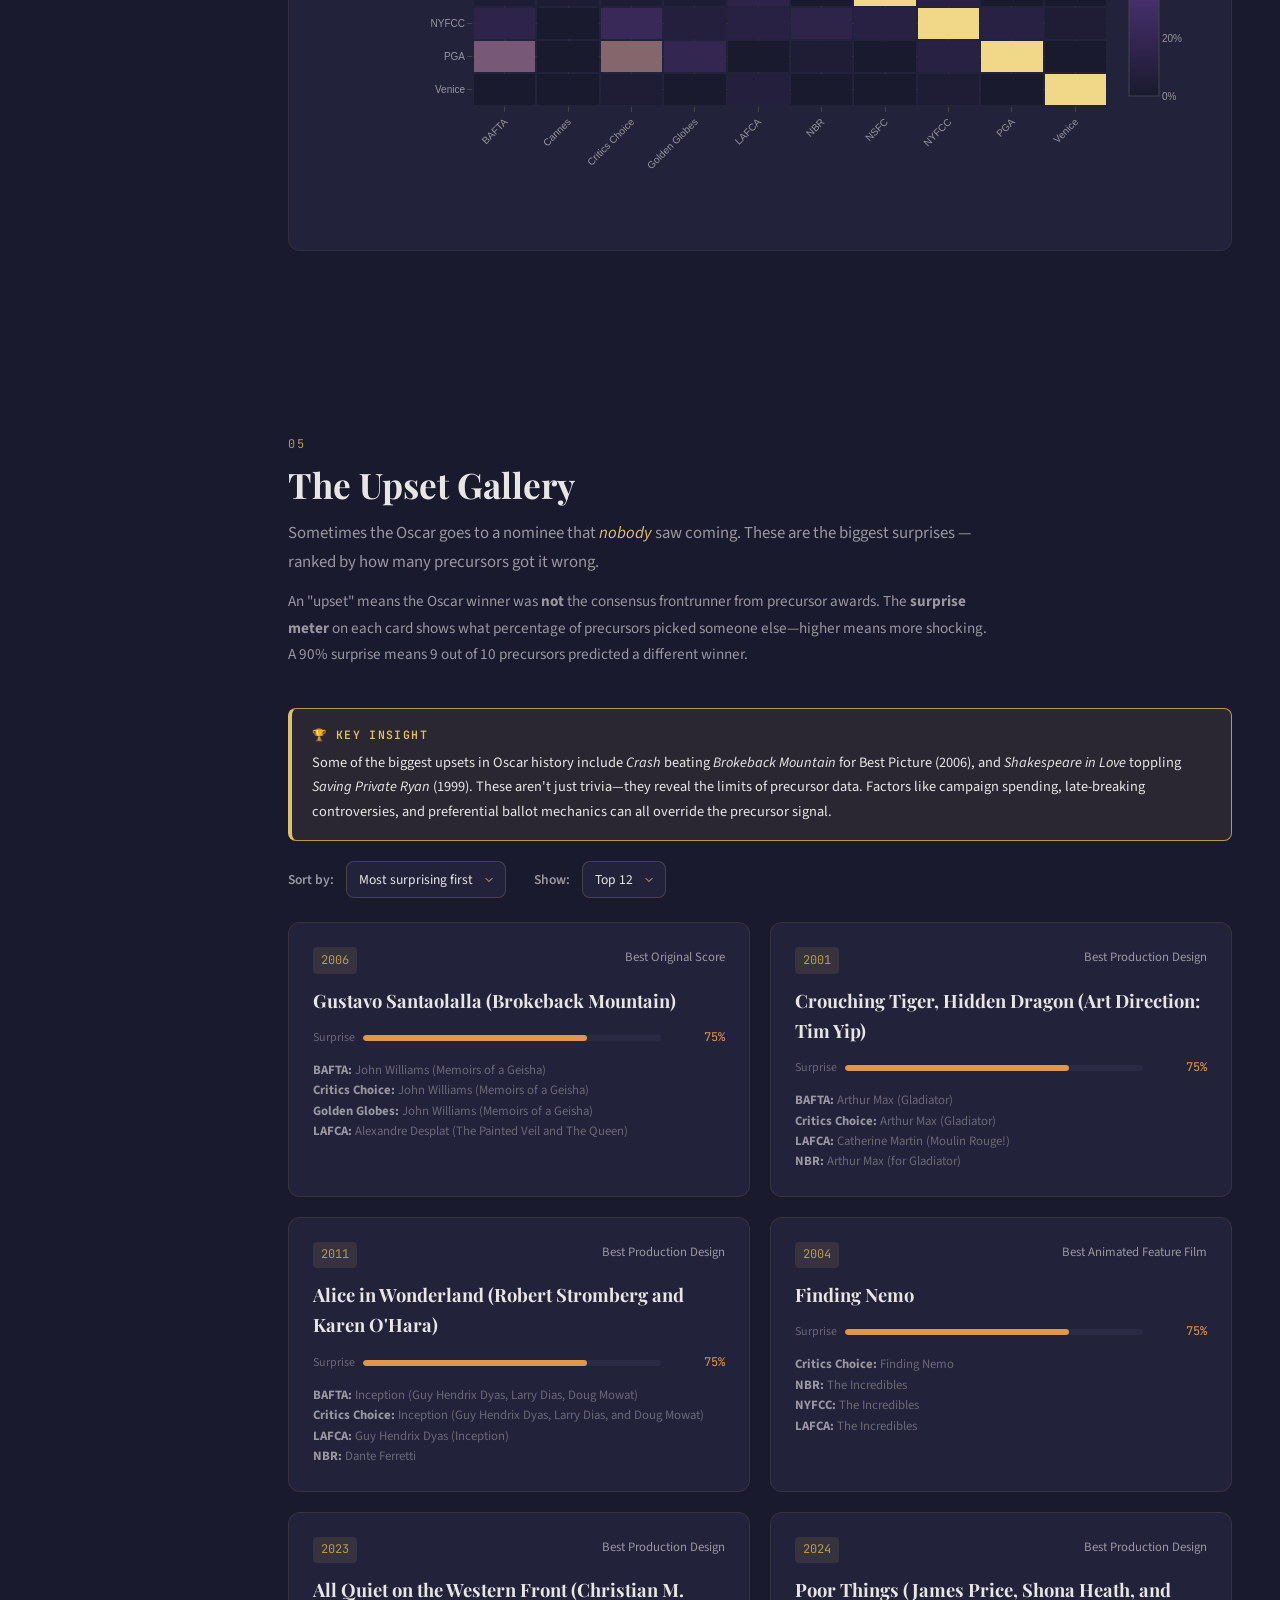
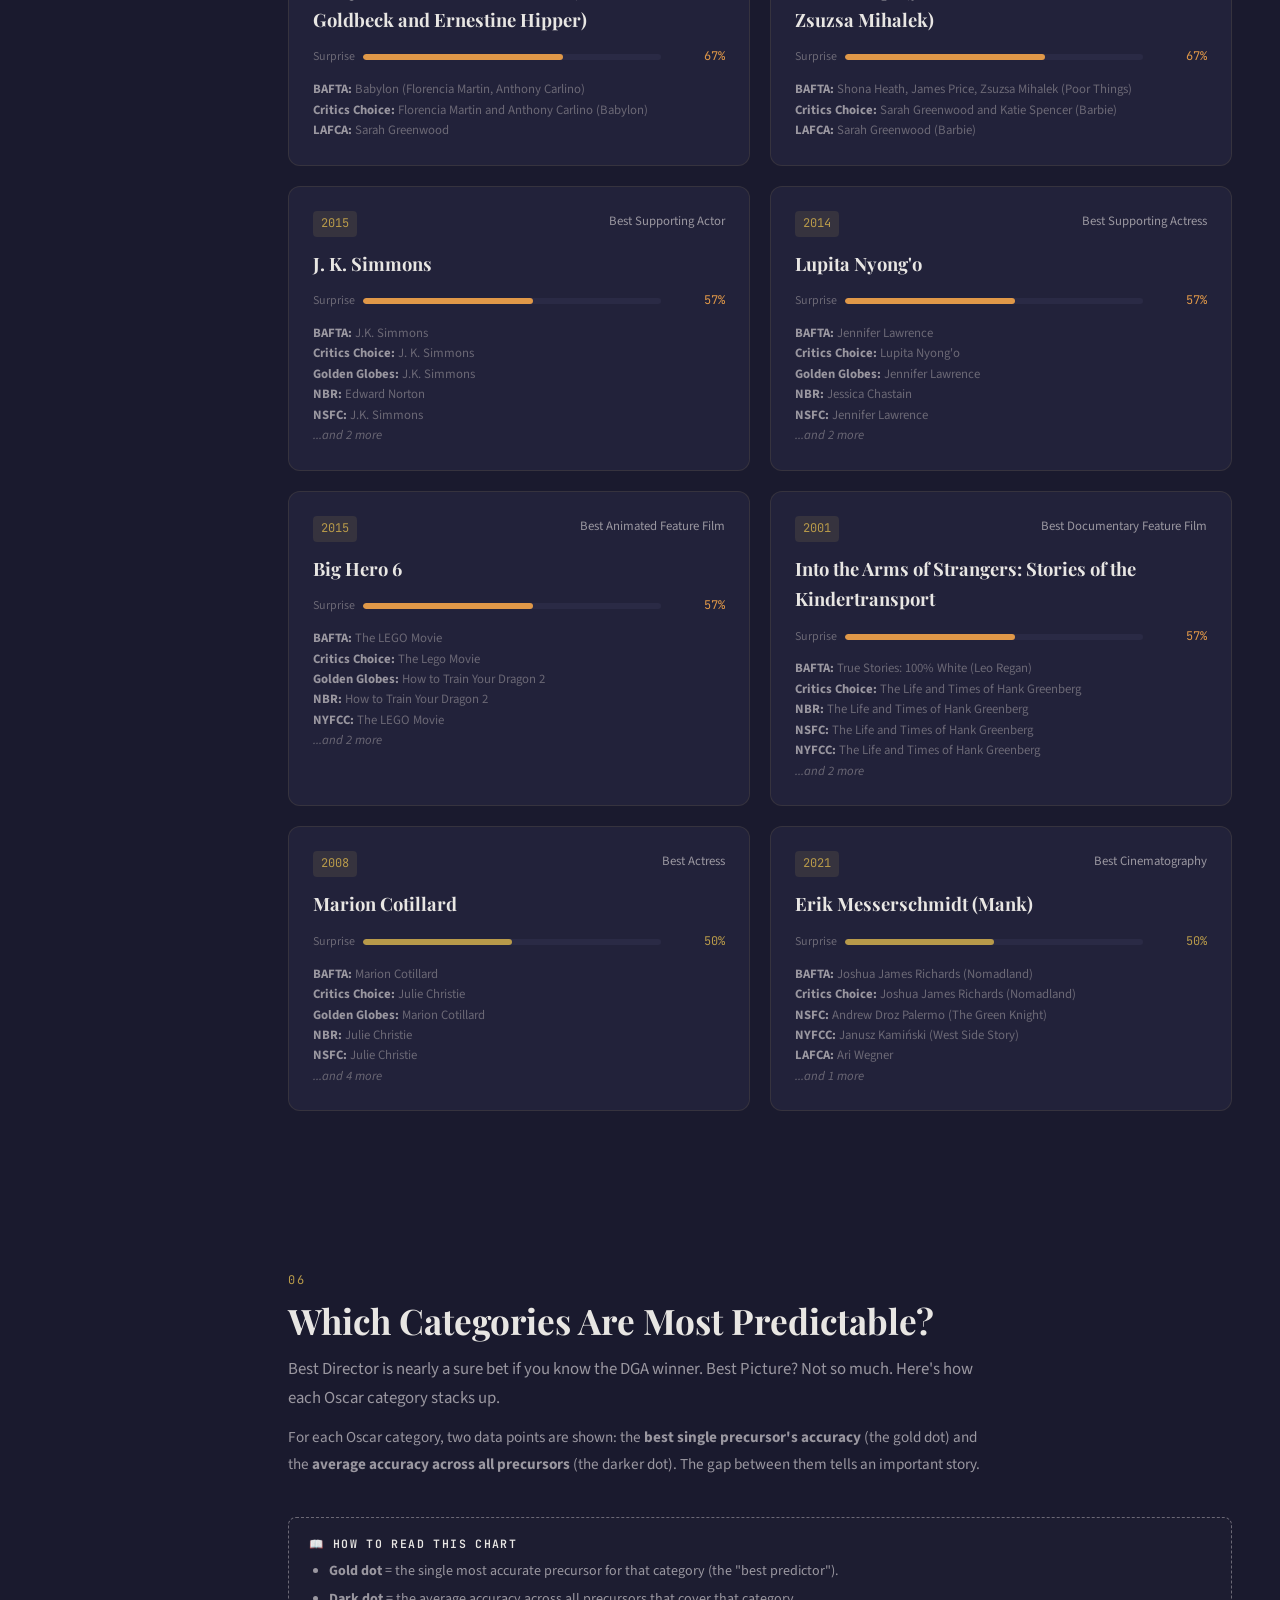
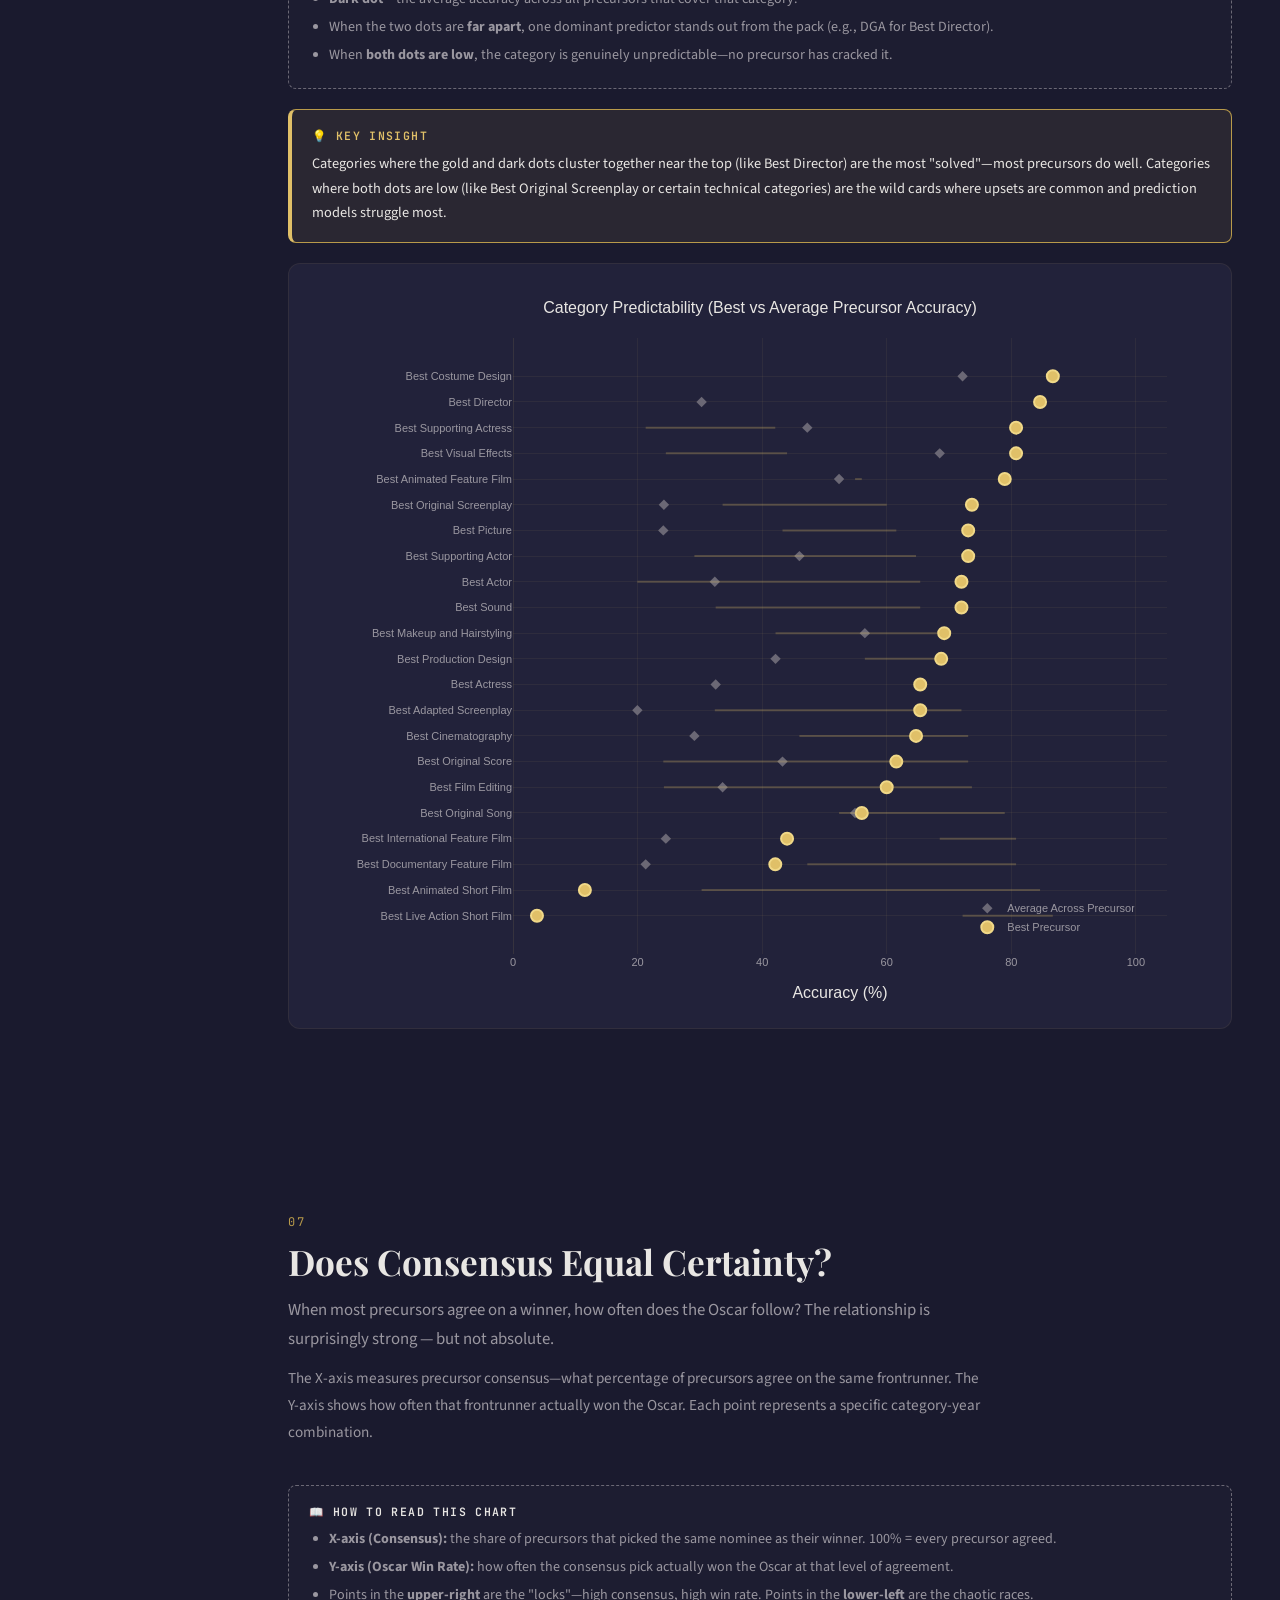
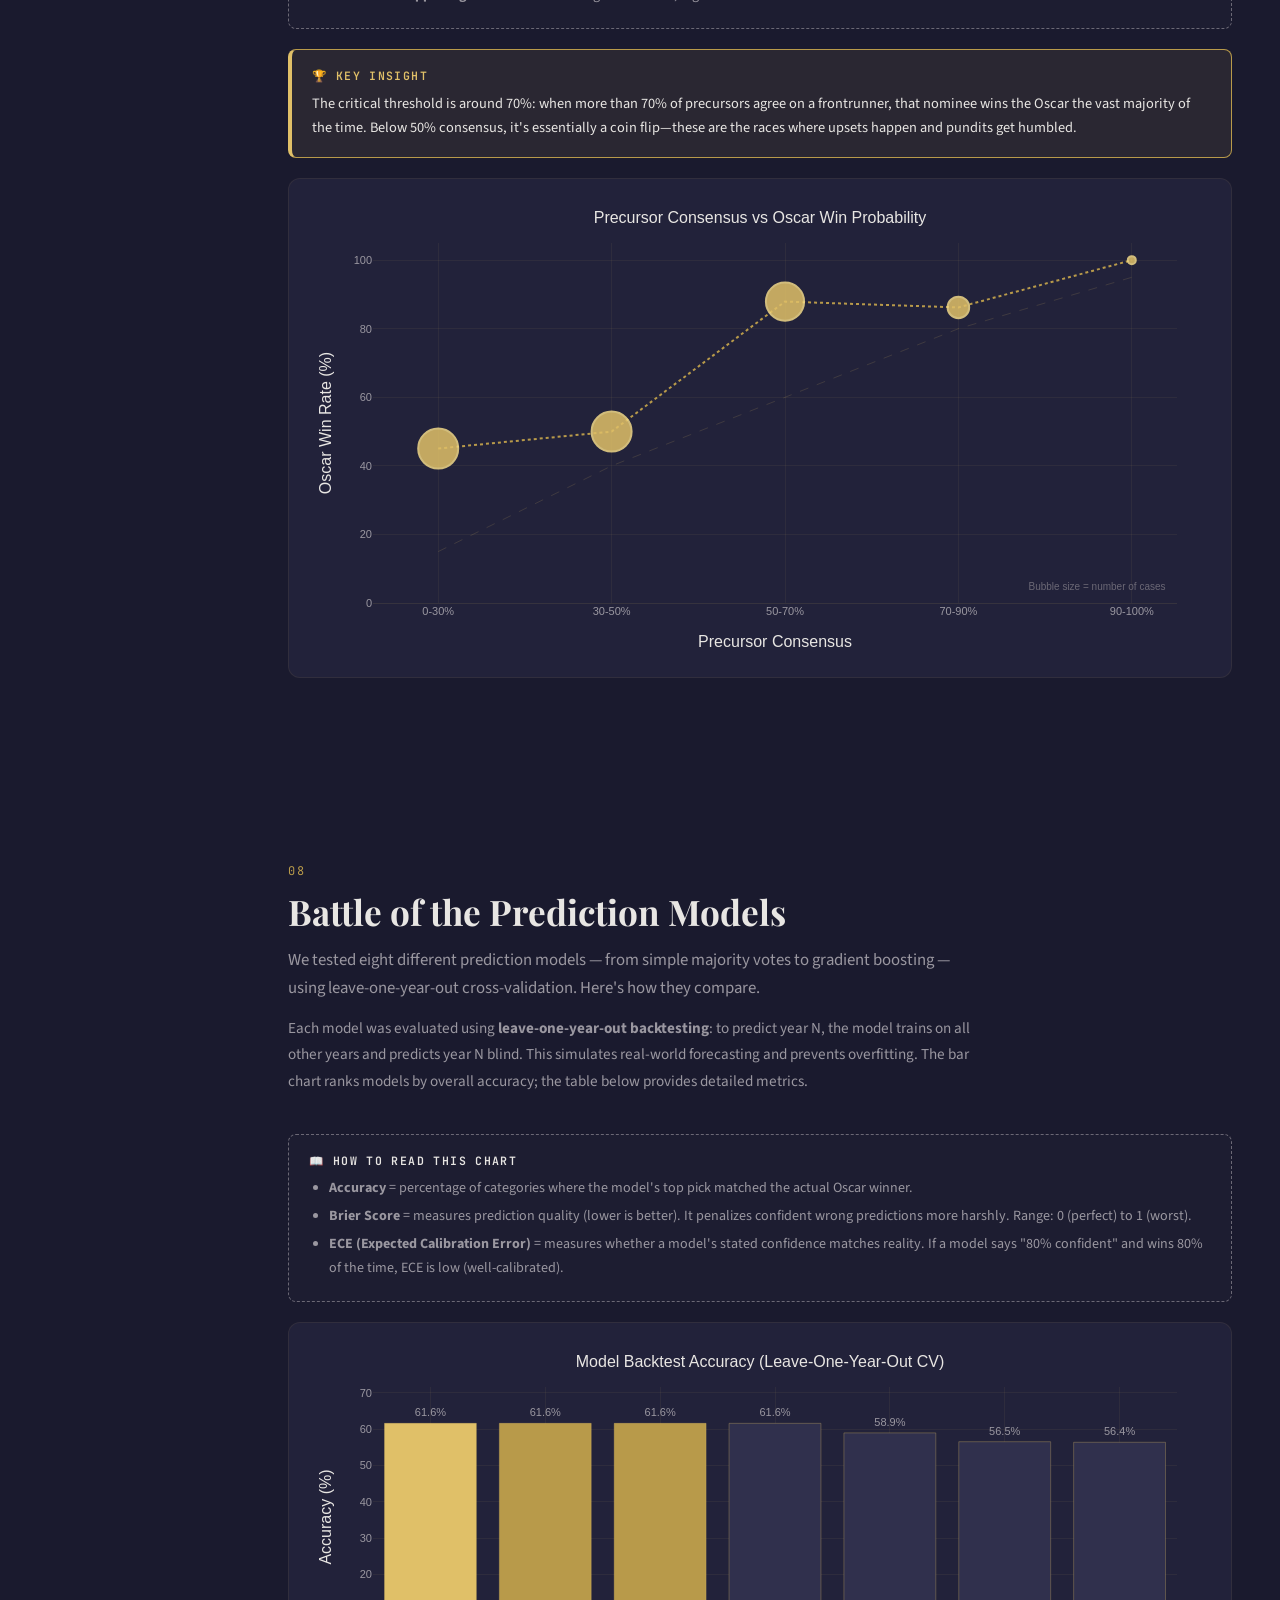
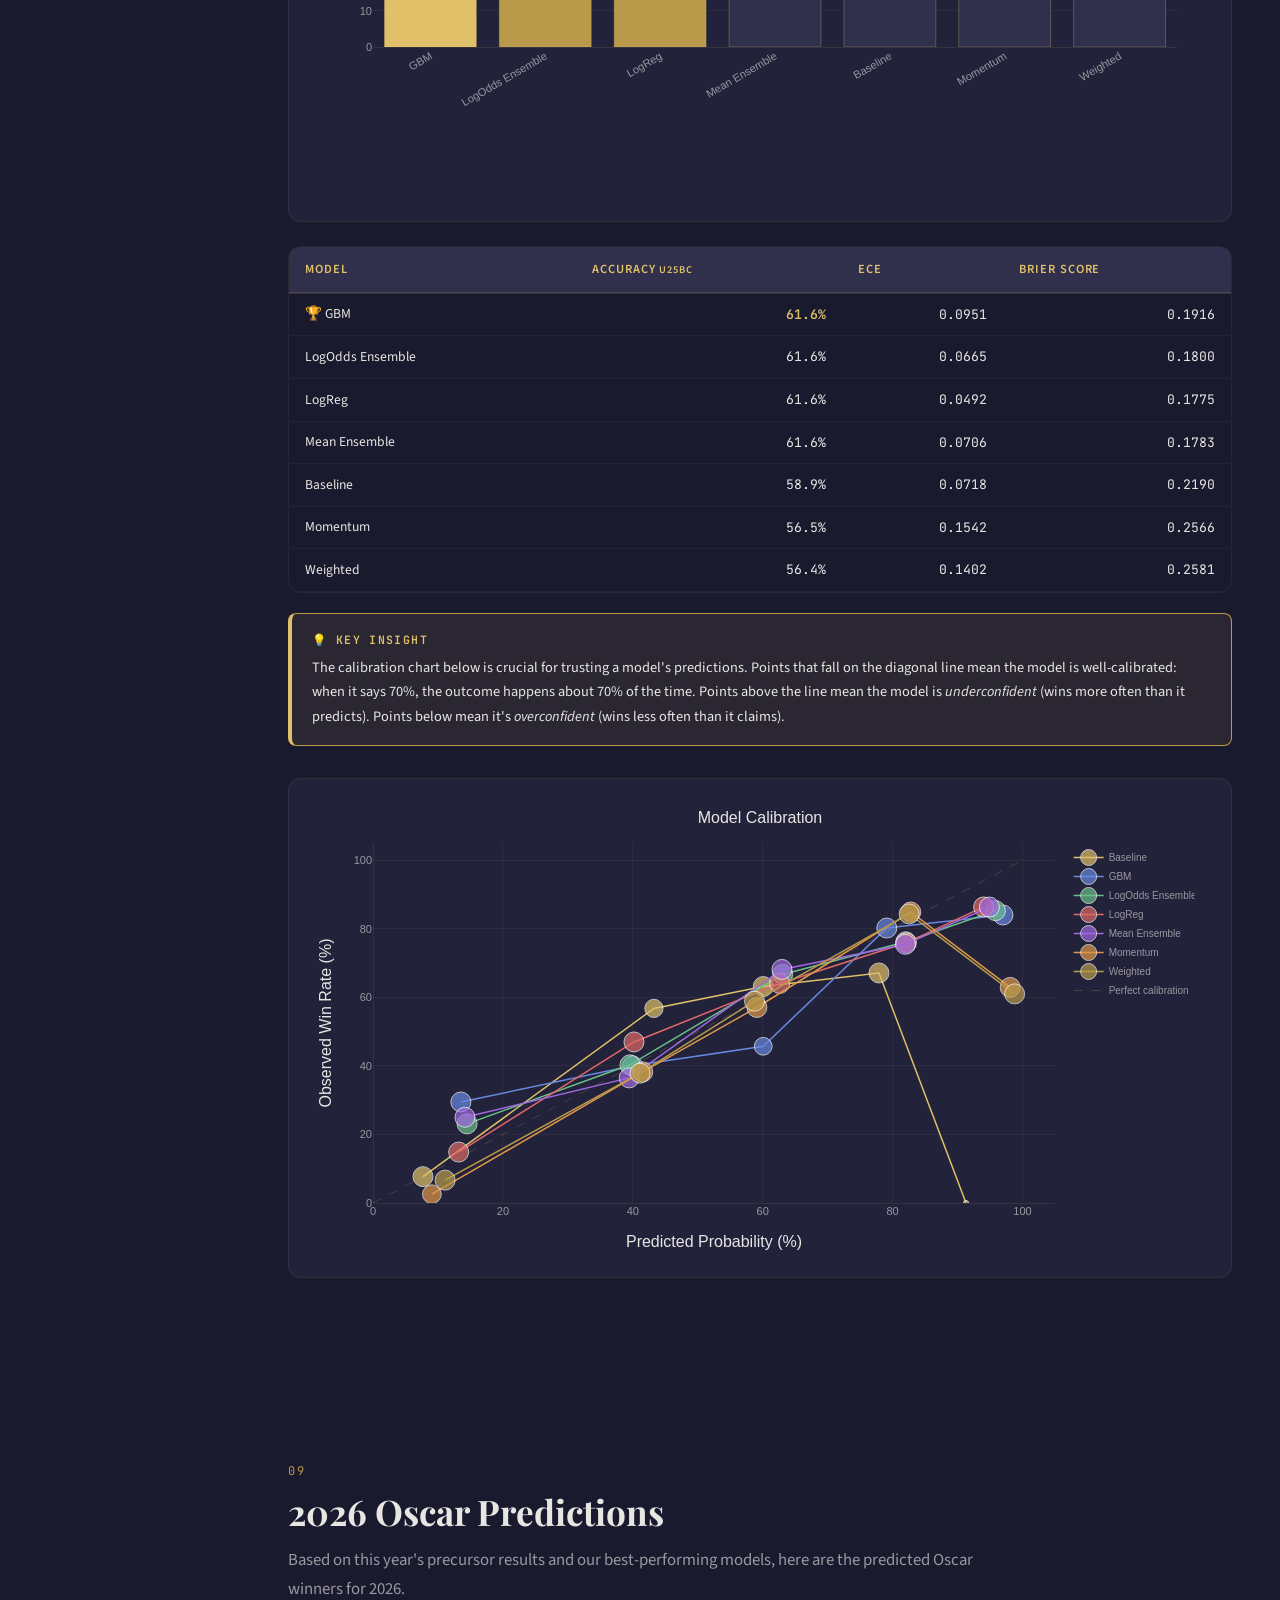
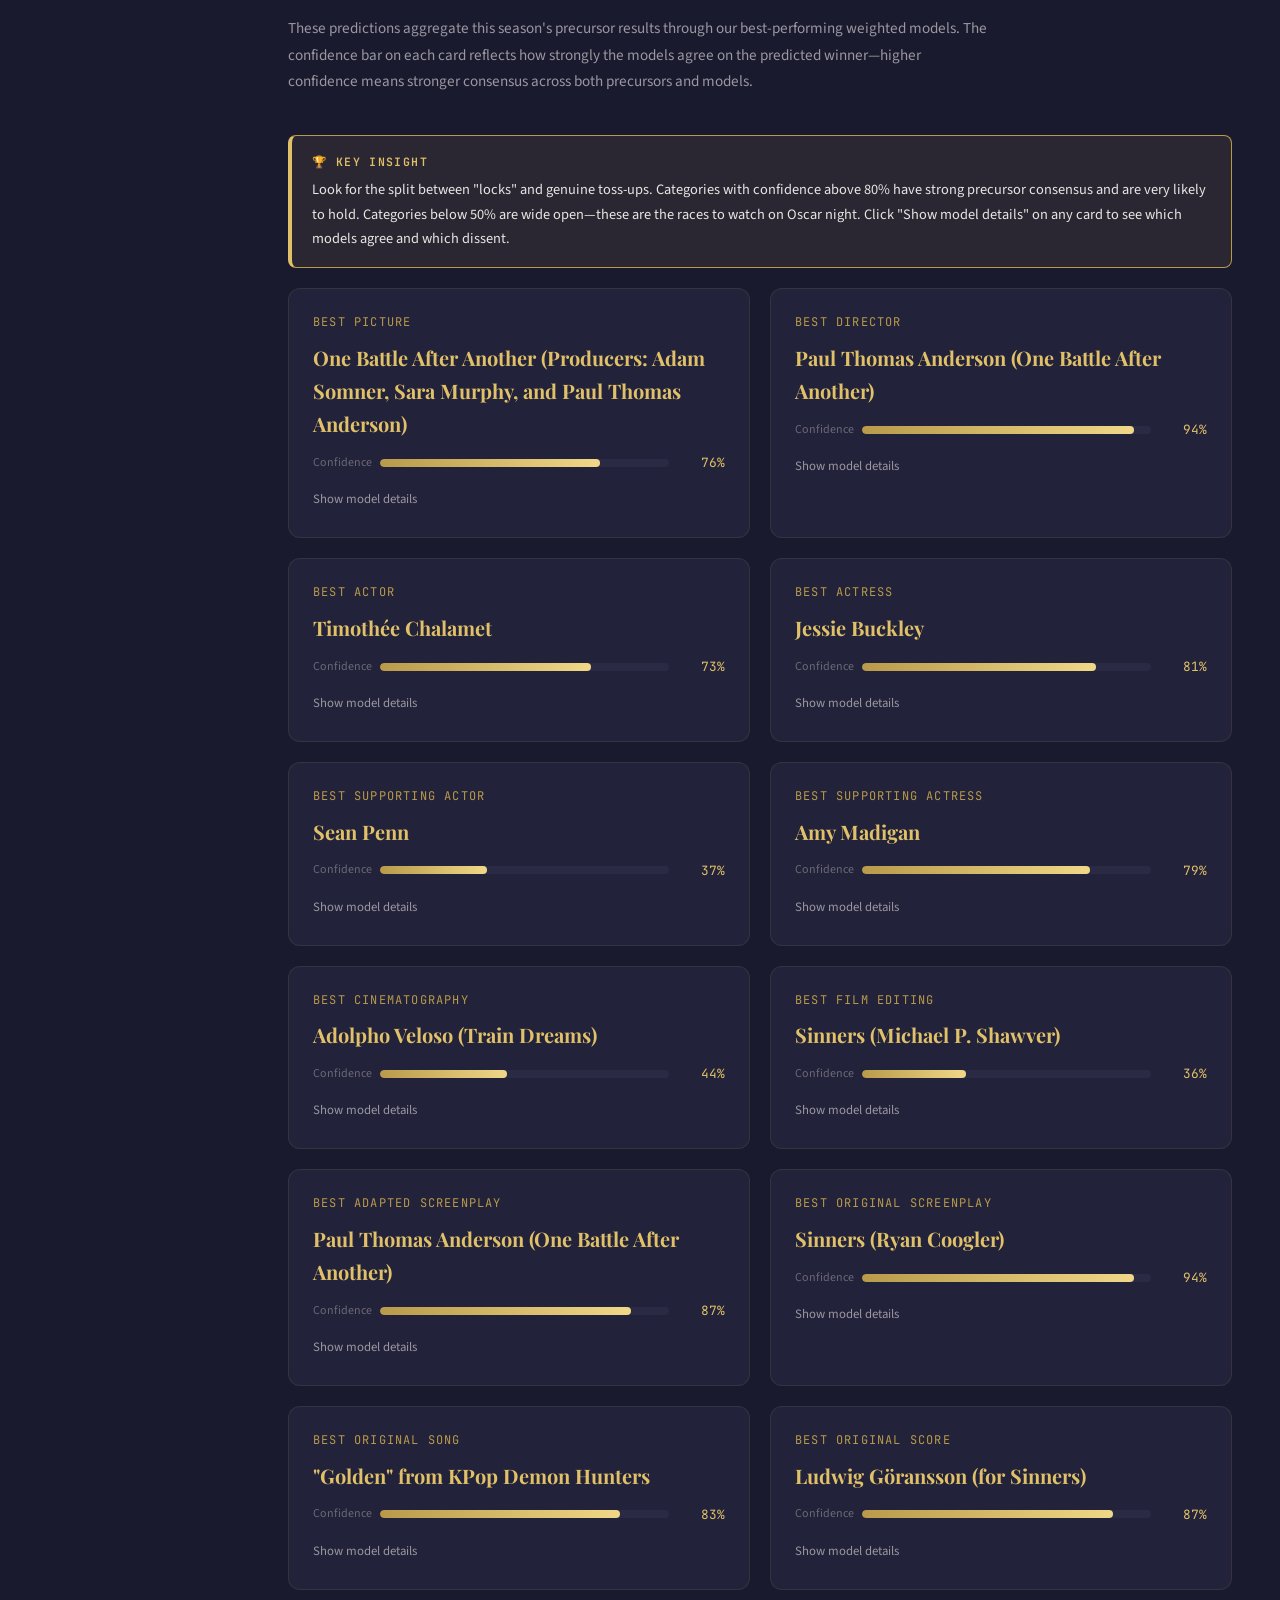
<file: backup/website/index.html>
<!DOCTYPE html>
<html lang="en">
<head>
<meta charset="UTF-8">
<meta name="viewport" content="width=device-width, initial-scale=1.0">
<title>Can You Predict the Oscars?</title>
<link rel="stylesheet" href="style.css">
<script src="https://cdn.plot.ly/plotly-2.27.0.min.js"></script>
<link rel="preconnect" href="https://fonts.googleapis.com">
<link href="https://fonts.googleapis.com/css2?family=Playfair+Display:wght@400;700;900&family=Source+Sans+3:wght@300;400;600;700&family=JetBrains+Mono:wght@400;500&display=swap" rel="stylesheet">
</head>
<body>

<!-- Loading overlay -->
<div id="loading-overlay">
  <div class="loader-content">
    <div class="oscar-statue"></div>
    <p class="loader-text">Loading 26 years of Oscar data...</p>
    <div class="loader-bar"><div class="loader-fill"></div></div>
  </div>
</div>

<!-- Navigation -->
<nav id="sidebar">
  <div class="nav-brand">
    <span class="nav-icon">&#127942;</span>
    <span class="nav-title">Oscar Predictor</span>
  </div>
  <ul class="nav-links">
    <li><a href="#hero" class="active" data-section="hero">Introduction</a></li>
    <li><a href="#accuracy-rankings" data-section="accuracy-rankings">Accuracy Rankings</a></li>
    <li><a href="#heatmap" data-section="heatmap">Accuracy Heatmap</a></li>
    <li><a href="#over-time" data-section="over-time">Accuracy Over Time</a></li>
    <li><a href="#agreement" data-section="agreement">Award Agreement</a></li>
    <li><a href="#upsets" data-section="upsets">Upset Gallery</a></li>
    <li><a href="#predictability" data-section="predictability">Predictability</a></li>
    <li><a href="#consensus" data-section="consensus">Consensus Meter</a></li>
    <li><a href="#models" data-section="models">Model Comparison</a></li>
    <li><a href="#predictions-2026" data-section="predictions-2026">2026 Predictions</a></li>
  </ul>
</nav>

<!-- Mobile nav toggle -->
<button id="nav-toggle" aria-label="Toggle navigation">
  <span></span><span></span><span></span>
</button>

<!-- Main content -->
<main id="content">

  <!-- Section 1: Hero -->
  <section id="hero" class="section hero-section">
    <div class="hero-inner">
      <p class="hero-kicker">A data story about Hollywood's biggest night</p>
      <h1 class="hero-title">Can You Predict<br>the Oscars?</h1>
      <p class="hero-subtitle">We analyzed <strong>26 years</strong> of precursor award data to find out which shows really predict Oscar winners — and built machine learning models to forecast the results.</p>
      <div class="hero-stats">
        <div class="stat-card">
          <span class="stat-number" data-target="16" data-suffix="">0</span>
          <span class="stat-label">Award Shows</span>
        </div>
        <div class="stat-card">
          <span class="stat-number" data-target="26" data-suffix=" years">0</span>
          <span class="stat-label">Years of Data</span>
        </div>
        <div class="stat-card">
          <span class="stat-number" data-target="5346" data-suffix="" data-comma="true">0</span>
          <span class="stat-label">Records Analyzed</span>
        </div>
        <div class="stat-card">
          <span class="stat-number" data-target="24" data-suffix="">0</span>
          <span class="stat-label">Oscar Categories</span>
        </div>
      </div>
      <a href="#accuracy-rankings" class="scroll-cta">Explore the data <span class="arrow-down">&#8595;</span></a>
    </div>
  </section>

  <!-- Section 2: Overall Accuracy Rankings -->
  <section id="accuracy-rankings" class="section">
    <div class="section-header">
      <span class="section-number">01</span>
      <h2>Which Award Shows Best Predict the Oscars?</h2>
      <p class="section-intro">Not all precursor awards are created equal. Industry guild awards — where voters overlap significantly with Oscar voters — tend to be far more predictive than critics' organizations.</p>
      <p class="section-description">Each bar shows how often a precursor's winner matches the eventual Oscar winner, averaged across all categories where that precursor competes. The accuracy percentages come from 26 years of historical matchups (2000&ndash;2025).</p>
    </div>
    <div class="insight-box">Industry guilds (DGA, PGA, SAG) consistently rank highest because their voting memberships overlap substantially with Academy members&mdash;the same people who vote for guild awards also vote for Oscars. Festival awards (Cannes, Venice, etc.) score near 0% because they happen months before Oscar contenders are even released, and they reward a very different type of filmmaking.</div>
    <div class="how-to-read">
      <ul>
        <li><strong>Longer bar = higher accuracy.</strong> A 60% bar means that precursor's winner matched the Oscar winner 60% of the time.</li>
        <li>Hover over any bar to see the exact accuracy figure and number of matchups.</li>
      </ul>
    </div>
    <div class="chart-container">
      <div id="chart-accuracy-bar" class="chart"></div>
    </div>
  </section>

  <!-- Section 3: Accuracy Heatmap -->
  <section id="heatmap" class="section">
    <div class="section-header">
      <span class="section-number">02</span>
      <h2>The Full Picture: Accuracy by Category</h2>
      <p class="section-intro">Prediction accuracy varies wildly across categories. Some Oscar races are nearly locked in by precursor season; others remain stubbornly unpredictable.</p>
      <p class="section-description">This grid maps every precursor (columns) against every Oscar category (rows). Each cell shows how often that precursor correctly predicted the Oscar winner in that specific category. Blank cells mean the precursor has no equivalent award for that category.</p>
    </div>
    <div class="how-to-read">
      <ul>
        <li><strong>Darker cells = higher accuracy.</strong> The color scale runs from light (low accuracy) to deep gold (high accuracy).</li>
        <li><strong>Blank cells</strong> mean that precursor doesn't give an award in that Oscar category, so there's no data.</li>
        <li>Click any cell to see the detailed year-by-year breakdown in a panel below the heatmap.</li>
        <li>Use the dropdown filter to focus on acting, directing, writing, or technical categories.</li>
      </ul>
    </div>
    <div class="insight-box">The DGA (Directors Guild) predicts Best Director roughly 85% of the time&mdash;the single strongest precursor-category link. The PGA (Producers Guild) predicts Best Picture about 73% of the time. Meanwhile, writing categories are among the hardest to predict: no single precursor exceeds 55% for Best Original Screenplay.</div>
    <div class="controls">
      <label for="heatmap-filter">Filter categories:</label>
      <select id="heatmap-filter">
        <option value="all">All Categories</option>
        <option value="acting">Acting</option>
        <option value="directing">Directing &amp; Picture</option>
        <option value="writing">Writing</option>
        <option value="technical">Technical</option>
        <option value="other">Shorts &amp; Other</option>
      </select>
    </div>
    <div class="chart-container chart-container-wide">
      <div id="chart-heatmap" class="chart"></div>
    </div>
    <div id="heatmap-detail" class="detail-panel hidden">
      <button class="detail-close" onclick="document.getElementById('heatmap-detail').classList.add('hidden')">&times;</button>
      <div id="heatmap-detail-content"></div>
    </div>
  </section>

  <!-- Section 4: Accuracy Over Time -->
  <section id="over-time" class="section">
    <div class="section-header">
      <span class="section-number">03</span>
      <h2>How Has Predictability Changed Over Time?</h2>
      <p class="section-intro">Oscar races have gotten more unpredictable in some categories, while others remain steady. Explore the rolling accuracy of each precursor over the past two decades.</p>
      <p class="section-description">Each line tracks a precursor's prediction accuracy using a 5-year rolling window, smoothing out year-to-year noise so you can spot meaningful trends. A rising line means that precursor is becoming more predictive; a falling line means it's losing its edge.</p>
    </div>
    <div class="insight-box lightbulb">Look for diverging trends: the PGA has become <em>more</em> predictive for Best Picture in recent years as its membership has grown closer to the Academy's. Meanwhile, the Golden Globes have declined as a predictor&mdash;likely reflecting the HFPA's idiosyncratic tastes diverging from mainstream Academy voting, as well as the disruption of its 2022&ndash;2023 controversy.</div>
    <div class="how-to-read">
      <ul>
        <li>Each point on the line represents the accuracy over the surrounding 5-year window (e.g., a point at 2015 reflects 2013&ndash;2017).</li>
        <li>Use the dropdown to switch between Oscar categories and see how different precursors perform for each.</li>
        <li>Hover over any line to see the exact rolling accuracy value.</li>
      </ul>
    </div>
    <div class="controls">
      <label for="time-category">Oscar category:</label>
      <select id="time-category"></select>
    </div>
    <div class="chart-container">
      <div id="chart-over-time" class="chart"></div>
    </div>
  </section>

  <!-- Section 5: Award Agreement Matrix -->
  <section id="agreement" class="section">
    <div class="section-header">
      <span class="section-number">04</span>
      <h2>When Do Award Shows Agree?</h2>
      <p class="section-intro">Some award shows march in lockstep; others go their own way. This matrix reveals the hidden alliances between precursor awards.</p>
      <p class="section-description">This is a pairwise agreement matrix: each cell shows how often two precursor awards picked the <em>same</em> winner for the selected Oscar category. It is not about Oscar accuracy&mdash;it's about how often two shows agree with <em>each other</em>.</p>
    </div>
    <div class="insight-box">High agreement between industry awards (PGA, DGA, SAG) reflects their shared voter pools&mdash;many of the same professionals vote for all three. Low agreement between industry guilds and critics' circles (NYFCC, LAFCA, NBR) reveals fundamentally different aesthetic values: guild voters reward crowd-pleasing craft, while critics often champion more adventurous or international work.</div>
    <div class="how-to-read">
      <ul>
        <li><strong>Darker cells = more frequent agreement</strong> between two precursors on who should win.</li>
        <li>The diagonal is always 100% (every show agrees with itself).</li>
        <li>Use the category dropdown to see how alliances shift across different Oscar races.</li>
      </ul>
    </div>
    <div class="controls">
      <label for="agreement-category">Oscar category:</label>
      <select id="agreement-category"></select>
    </div>
    <div class="chart-container">
      <div id="chart-agreement" class="chart"></div>
    </div>
  </section>

  <!-- Section 6: Upset Gallery -->
  <section id="upsets" class="section">
    <div class="section-header">
      <span class="section-number">05</span>
      <h2>The Upset Gallery</h2>
      <p class="section-intro">Sometimes the Oscar goes to a nominee that <em>nobody</em> saw coming. These are the biggest surprises — ranked by how many precursors got it wrong.</p>
      <p class="section-description">An "upset" means the Oscar winner was <strong>not</strong> the consensus frontrunner from precursor awards. The <strong>surprise meter</strong> on each card shows what percentage of precursors picked someone else&mdash;higher means more shocking. A 90% surprise means 9 out of 10 precursors predicted a different winner.</p>
    </div>
    <div class="insight-box">Some of the biggest upsets in Oscar history include <em>Crash</em> beating <em>Brokeback Mountain</em> for Best Picture (2006), and <em>Shakespeare in Love</em> toppling <em>Saving Private Ryan</em> (1999). These aren't just trivia&mdash;they reveal the limits of precursor data. Factors like campaign spending, late-breaking controversies, and preferential ballot mechanics can all override the precursor signal.</div>
    <div class="controls">
      <label for="upset-sort">Sort by:</label>
      <select id="upset-sort">
        <option value="surprise">Most surprising first</option>
        <option value="year-desc">Most recent first</option>
        <option value="year-asc">Oldest first</option>
      </select>
      <label for="upset-count" style="margin-left:1rem;">Show:</label>
      <select id="upset-count">
        <option value="12">Top 12</option>
        <option value="25">Top 25</option>
        <option value="50">Top 50</option>
        <option value="all">All</option>
      </select>
    </div>
    <div id="upset-cards" class="card-grid"></div>
  </section>

  <!-- Section 7: Category Predictability -->
  <section id="predictability" class="section">
    <div class="section-header">
      <span class="section-number">06</span>
      <h2>Which Categories Are Most Predictable?</h2>
      <p class="section-intro">Best Director is nearly a sure bet if you know the DGA winner. Best Picture? Not so much. Here's how each Oscar category stacks up.</p>
      <p class="section-description">For each Oscar category, two data points are shown: the <strong>best single precursor's accuracy</strong> (the gold dot) and the <strong>average accuracy across all precursors</strong> (the darker dot). The gap between them tells an important story.</p>
    </div>
    <div class="how-to-read">
      <ul>
        <li><strong>Gold dot</strong> = the single most accurate precursor for that category (the "best predictor").</li>
        <li><strong>Dark dot</strong> = the average accuracy across all precursors that cover that category.</li>
        <li>When the two dots are <strong>far apart</strong>, one dominant predictor stands out from the pack (e.g., DGA for Best Director).</li>
        <li>When <strong>both dots are low</strong>, the category is genuinely unpredictable&mdash;no precursor has cracked it.</li>
      </ul>
    </div>
    <div class="insight-box lightbulb">Categories where the gold and dark dots cluster together near the top (like Best Director) are the most "solved"&mdash;most precursors do well. Categories where both dots are low (like Best Original Screenplay or certain technical categories) are the wild cards where upsets are common and prediction models struggle most.</div>
    <div class="chart-container">
      <div id="chart-predictability" class="chart"></div>
    </div>
  </section>

  <!-- Section 8: Consensus Meter -->
  <section id="consensus" class="section">
    <div class="section-header">
      <span class="section-number">07</span>
      <h2>Does Consensus Equal Certainty?</h2>
      <p class="section-intro">When most precursors agree on a winner, how often does the Oscar follow? The relationship is surprisingly strong — but not absolute.</p>
      <p class="section-description">The X-axis measures precursor consensus&mdash;what percentage of precursors agree on the same frontrunner. The Y-axis shows how often that frontrunner actually won the Oscar. Each point represents a specific category-year combination.</p>
    </div>
    <div class="how-to-read">
      <ul>
        <li><strong>X-axis (Consensus):</strong> the share of precursors that picked the same nominee as their winner. 100% = every precursor agreed.</li>
        <li><strong>Y-axis (Oscar Win Rate):</strong> how often the consensus pick actually won the Oscar at that level of agreement.</li>
        <li>Points in the <strong>upper-right</strong> are the "locks"&mdash;high consensus, high win rate. Points in the <strong>lower-left</strong> are the chaotic races.</li>
      </ul>
    </div>
    <div class="insight-box">The critical threshold is around 70%: when more than 70% of precursors agree on a frontrunner, that nominee wins the Oscar the vast majority of the time. Below 50% consensus, it's essentially a coin flip&mdash;these are the races where upsets happen and pundits get humbled.</div>
    <div class="chart-container">
      <div id="chart-consensus" class="chart"></div>
    </div>
  </section>

  <!-- Section 9: Model Comparison Dashboard -->
  <section id="models" class="section">
    <div class="section-header">
      <span class="section-number">08</span>
      <h2>Battle of the Prediction Models</h2>
      <p class="section-intro">We tested eight different prediction models — from simple majority votes to gradient boosting — using leave-one-year-out cross-validation. Here's how they compare.</p>
      <p class="section-description">Each model was evaluated using <strong>leave-one-year-out backtesting</strong>: to predict year N, the model trains on all other years and predicts year N blind. This simulates real-world forecasting and prevents overfitting. The bar chart ranks models by overall accuracy; the table below provides detailed metrics.</p>
    </div>
    <div class="how-to-read">
      <ul>
        <li><strong>Accuracy</strong> = percentage of categories where the model's top pick matched the actual Oscar winner.</li>
        <li><strong>Brier Score</strong> = measures prediction quality (lower is better). It penalizes confident wrong predictions more harshly. Range: 0 (perfect) to 1 (worst).</li>
        <li><strong>ECE (Expected Calibration Error)</strong> = measures whether a model's stated confidence matches reality. If a model says "80% confident" and wins 80% of the time, ECE is low (well-calibrated).</li>
      </ul>
    </div>
    <div class="chart-container">
      <div id="chart-model-accuracy" class="chart"></div>
    </div>
    <div id="model-table-wrapper" class="table-wrapper"></div>
    <div class="insight-box lightbulb">The calibration chart below is crucial for trusting a model's predictions. Points that fall on the diagonal line mean the model is well-calibrated: when it says 70%, the outcome happens about 70% of the time. Points above the line mean the model is <em>underconfident</em> (wins more often than it predicts). Points below mean it's <em>overconfident</em> (wins less often than it claims).</div>
    <div class="chart-container" style="margin-top:2rem;">
      <div id="chart-calibration" class="chart"></div>
    </div>
  </section>

  <!-- Section 10: 2026 Predictions -->
  <section id="predictions-2026" class="section">
    <div class="section-header">
      <span class="section-number">09</span>
      <h2>2026 Oscar Predictions</h2>
      <p class="section-intro">Based on this year's precursor results and our best-performing models, here are the predicted Oscar winners for 2026.</p>
      <p class="section-description">These predictions aggregate this season's precursor results through our best-performing weighted models. The confidence bar on each card reflects how strongly the models agree on the predicted winner&mdash;higher confidence means stronger consensus across both precursors and models.</p>
    </div>
    <div class="insight-box">Look for the split between "locks" and genuine toss-ups. Categories with confidence above 80% have strong precursor consensus and are very likely to hold. Categories below 50% are wide open&mdash;these are the races to watch on Oscar night. Click "Show model details" on any card to see which models agree and which dissent.</div>
    <div id="prediction-cards" class="prediction-grid"></div>
  </section>

  <!-- Footer -->
  <footer class="site-footer">
    <p>Data covers 2000–2025 Oscar ceremonies. Analysis uses precursor award results from DGA, PGA, SAG, BAFTA, Golden Globes, Critics Choice, and 10 other award shows.</p>
    <p class="footer-note">Built with Plotly.js. Data compiled from public award records.</p>
  </footer>

</main>

<script src="app.js"></script>
</body>
</html>
</file>
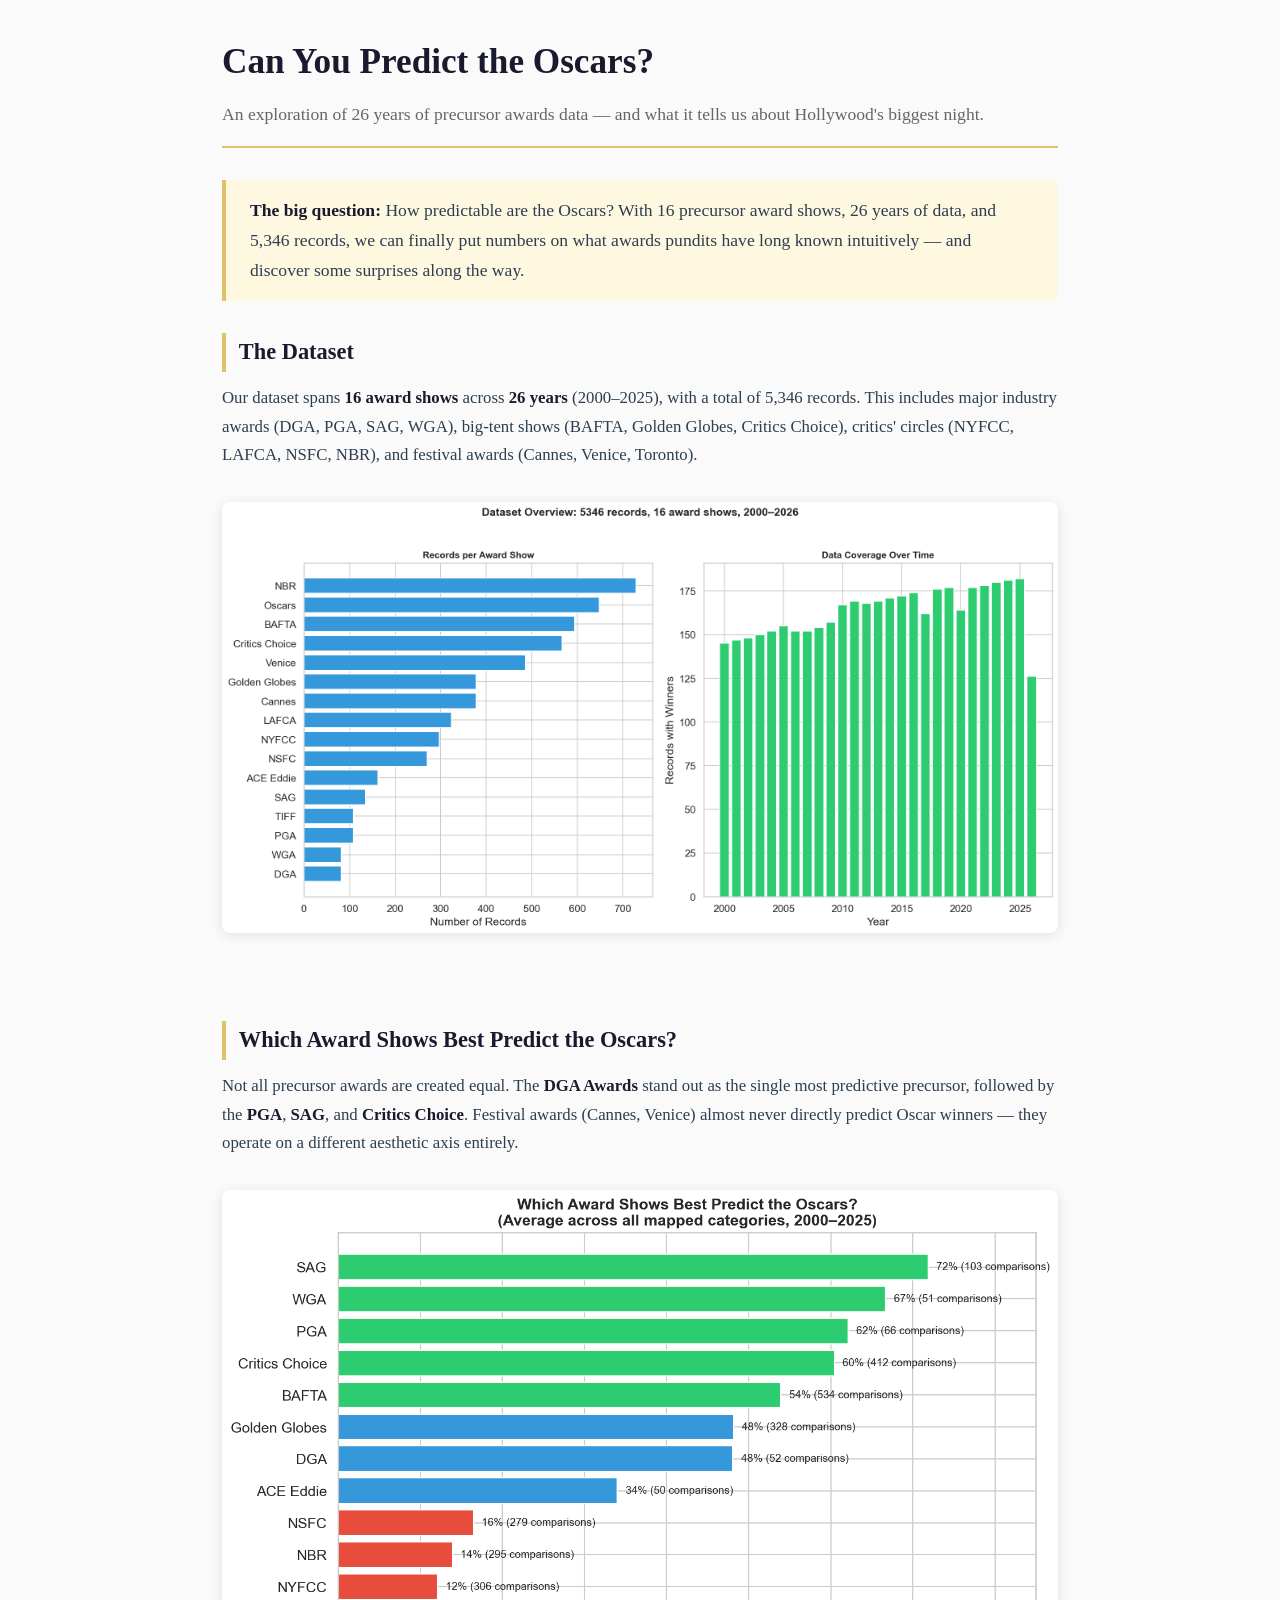
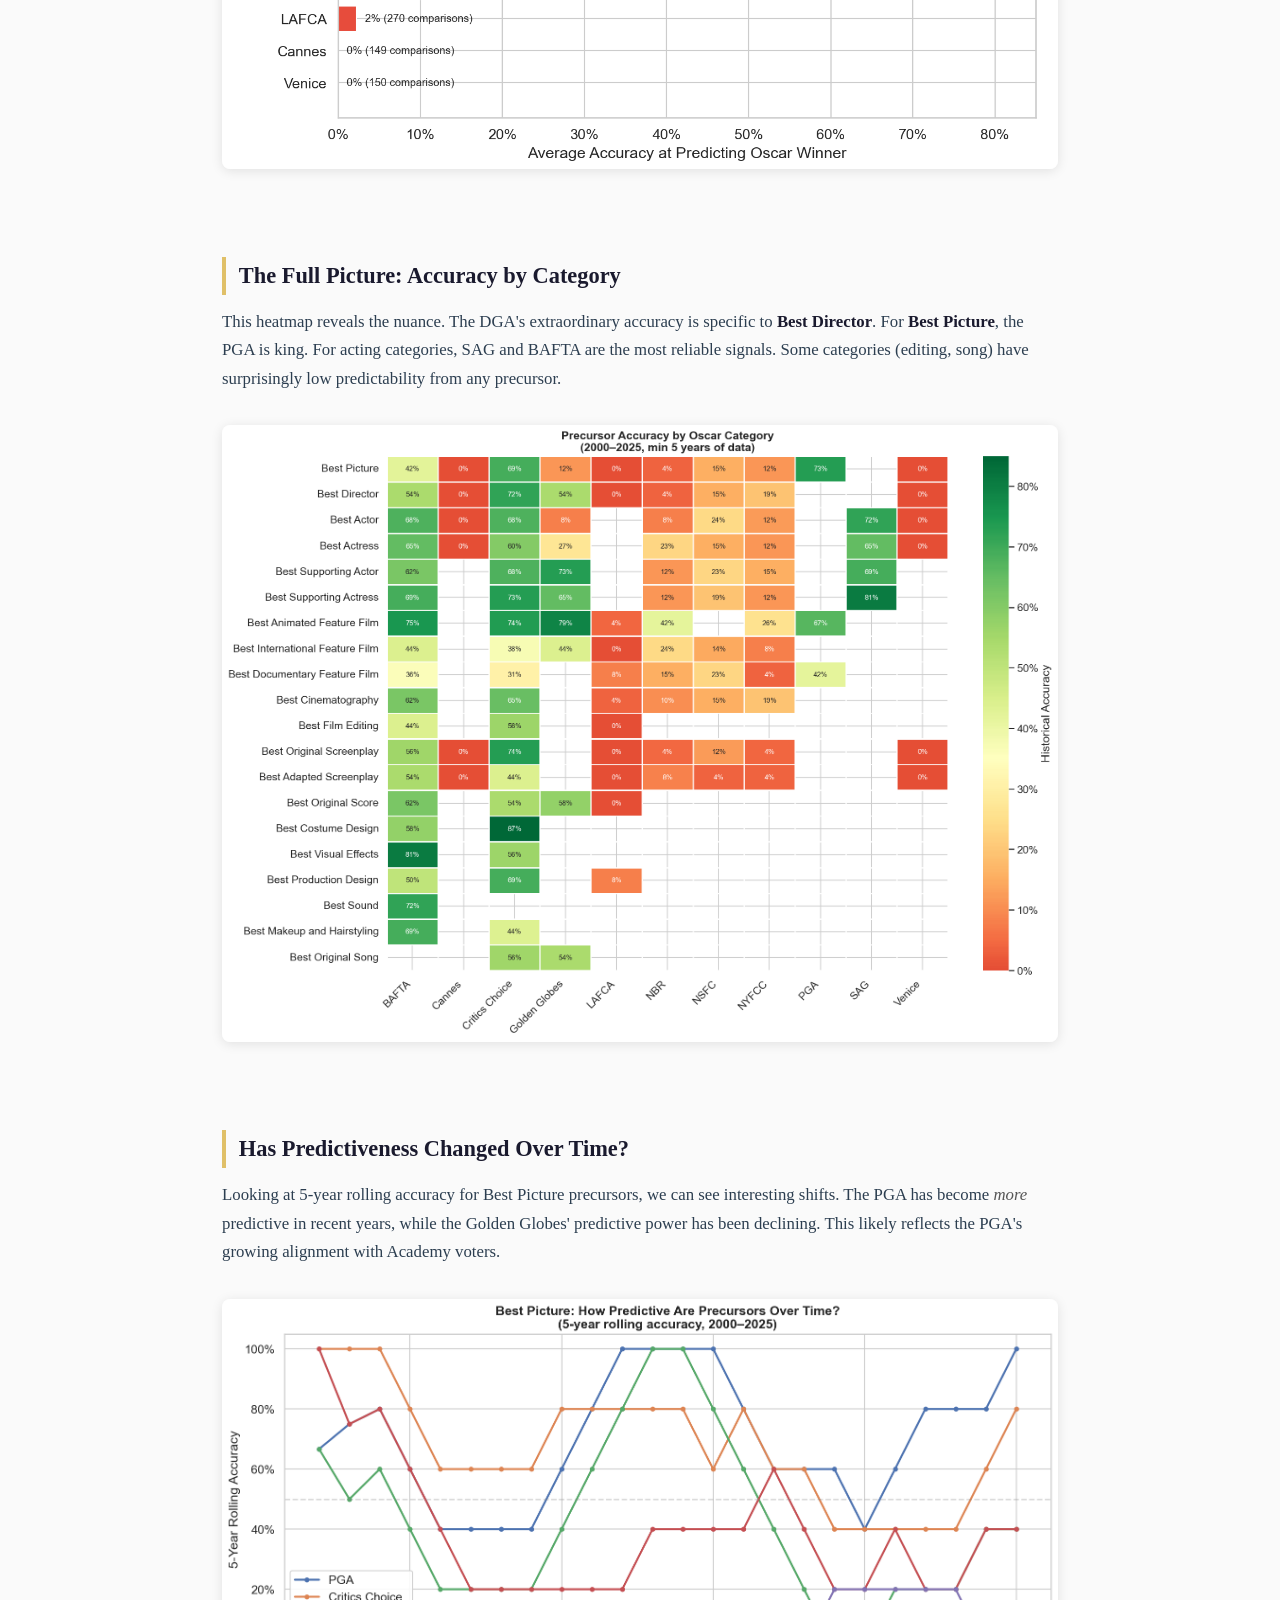
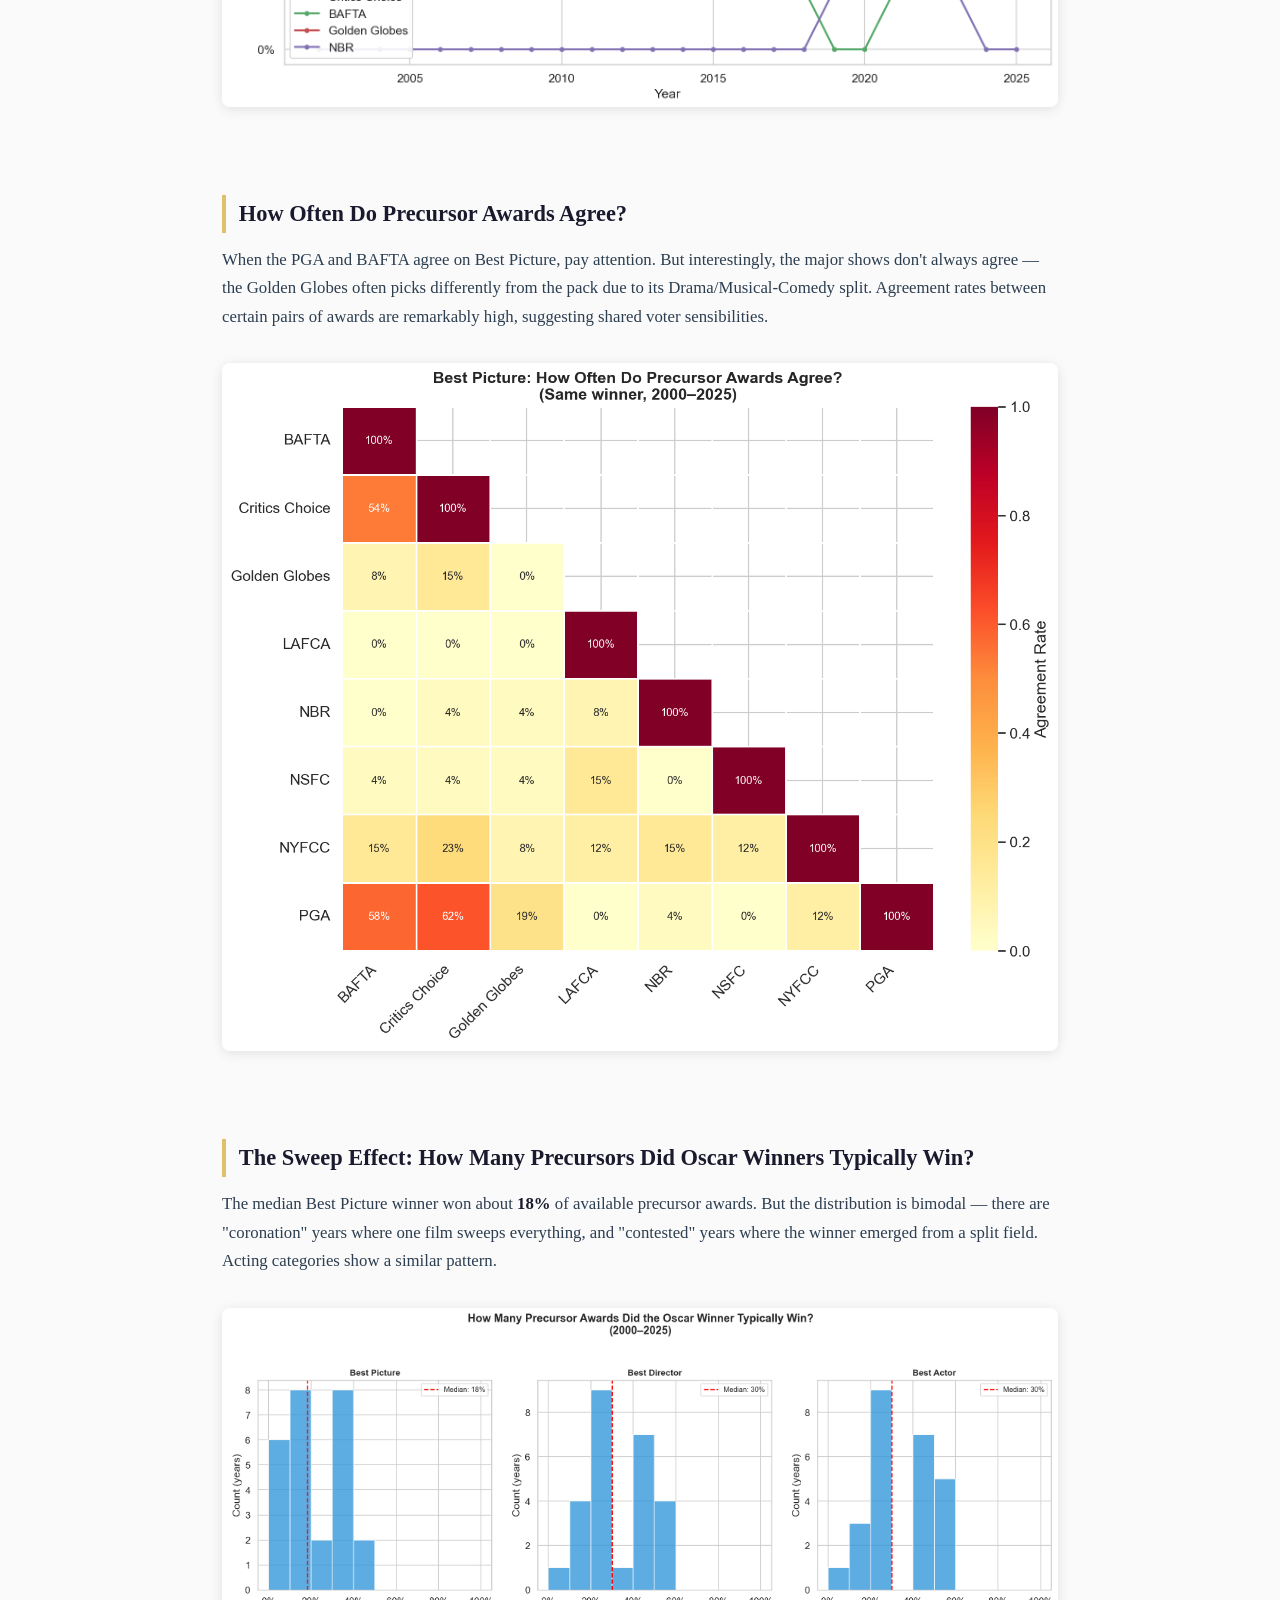
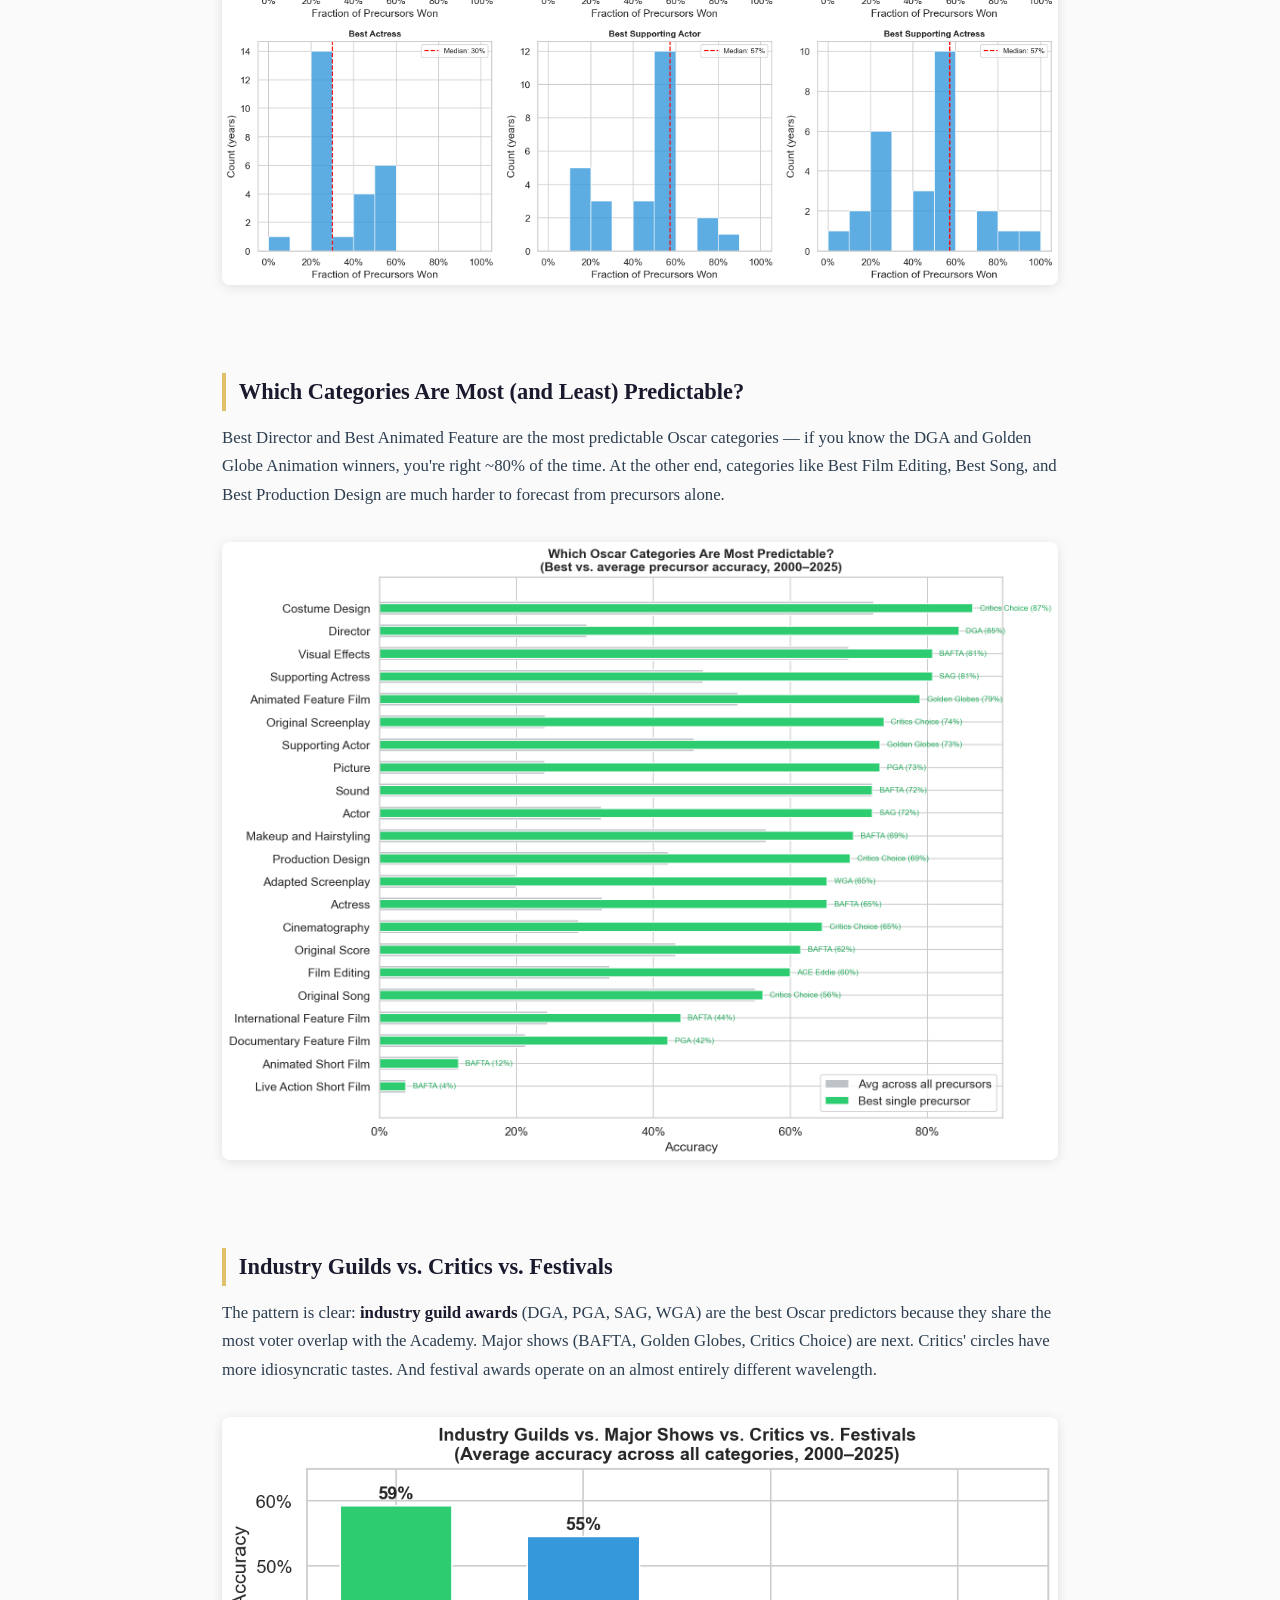
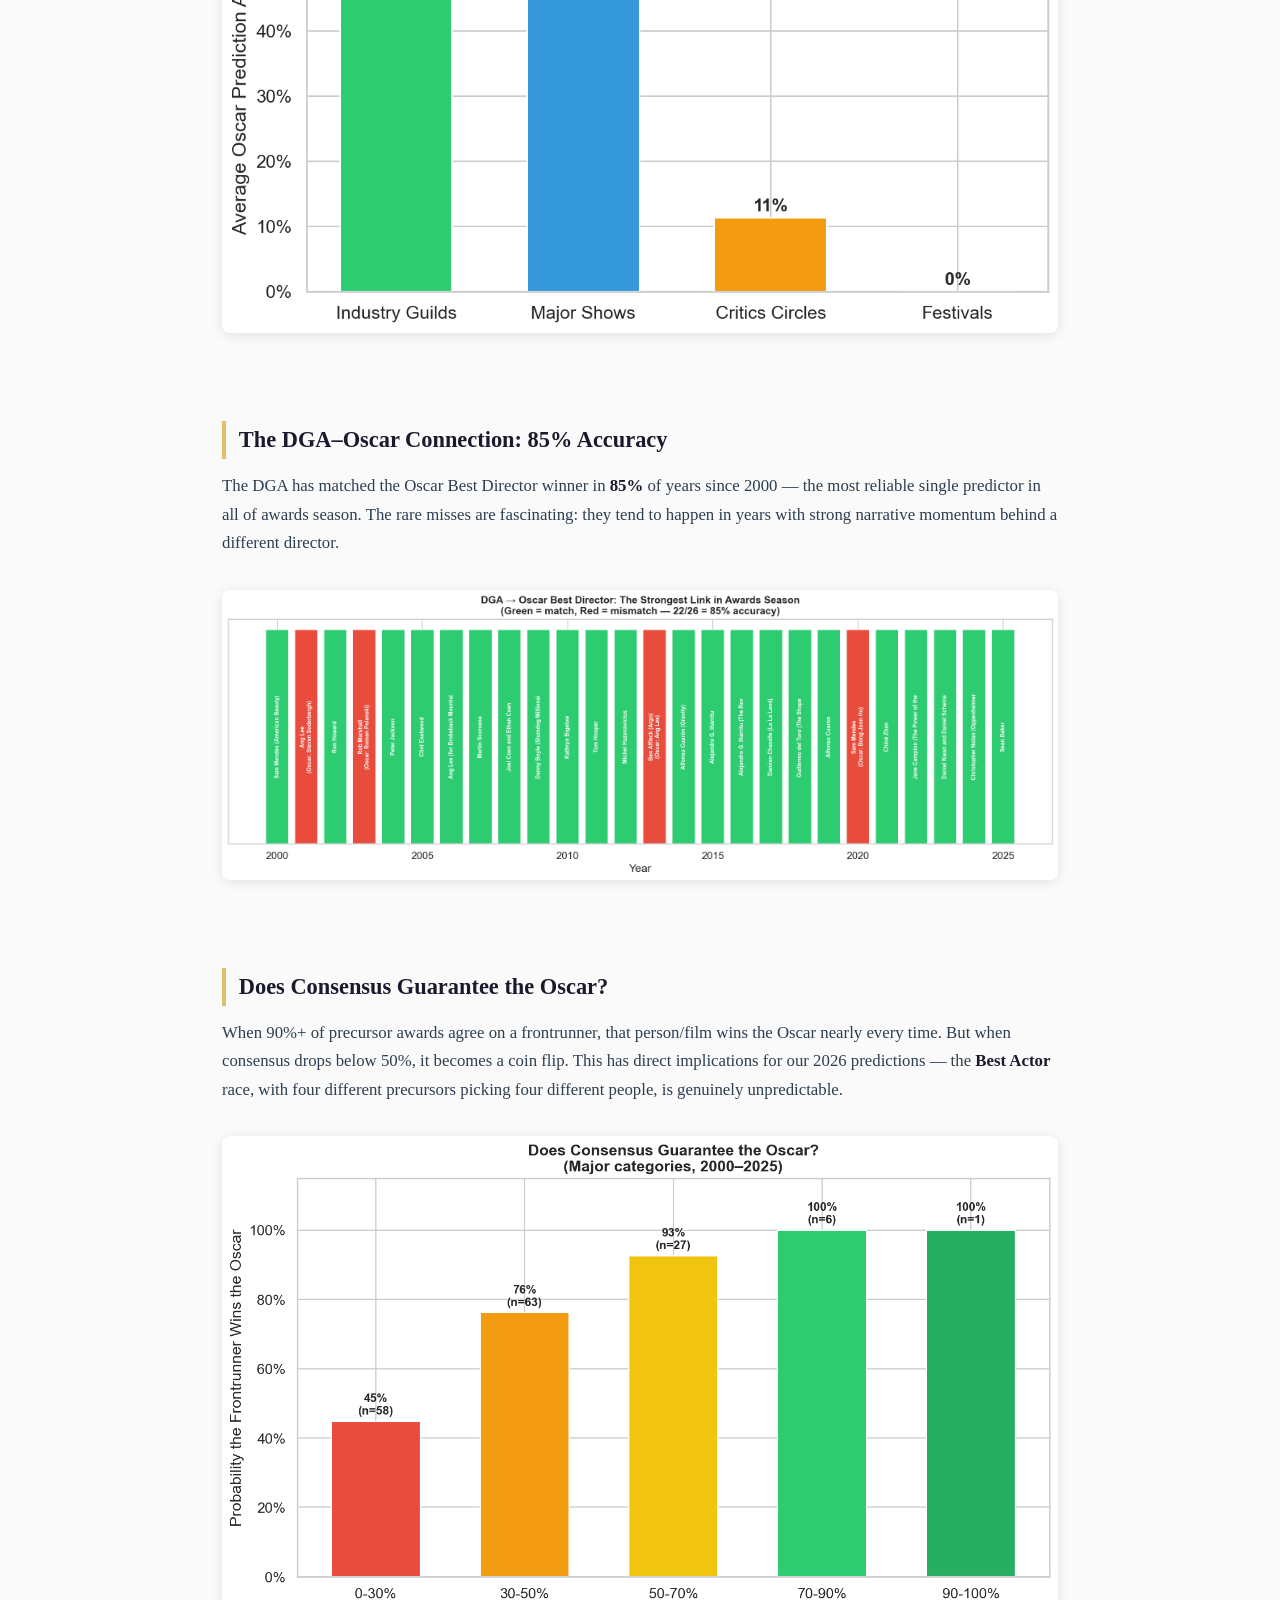
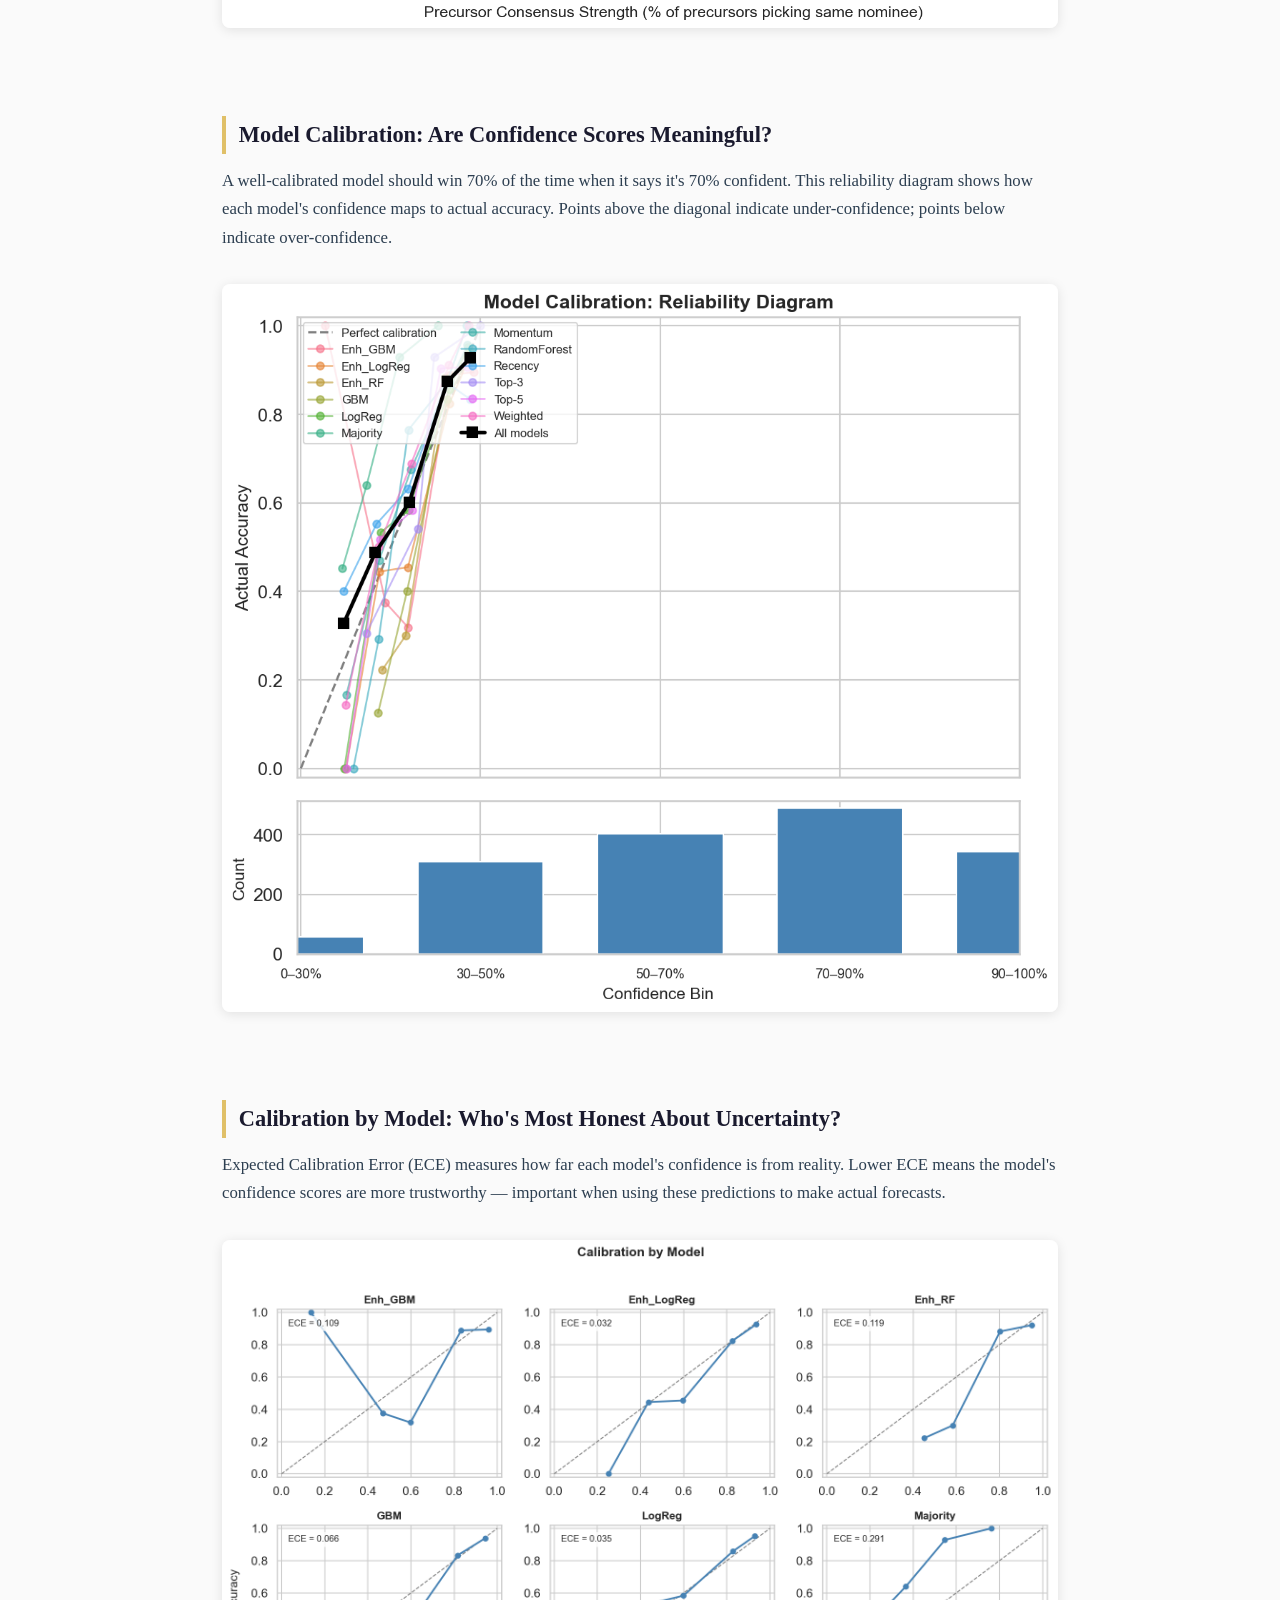
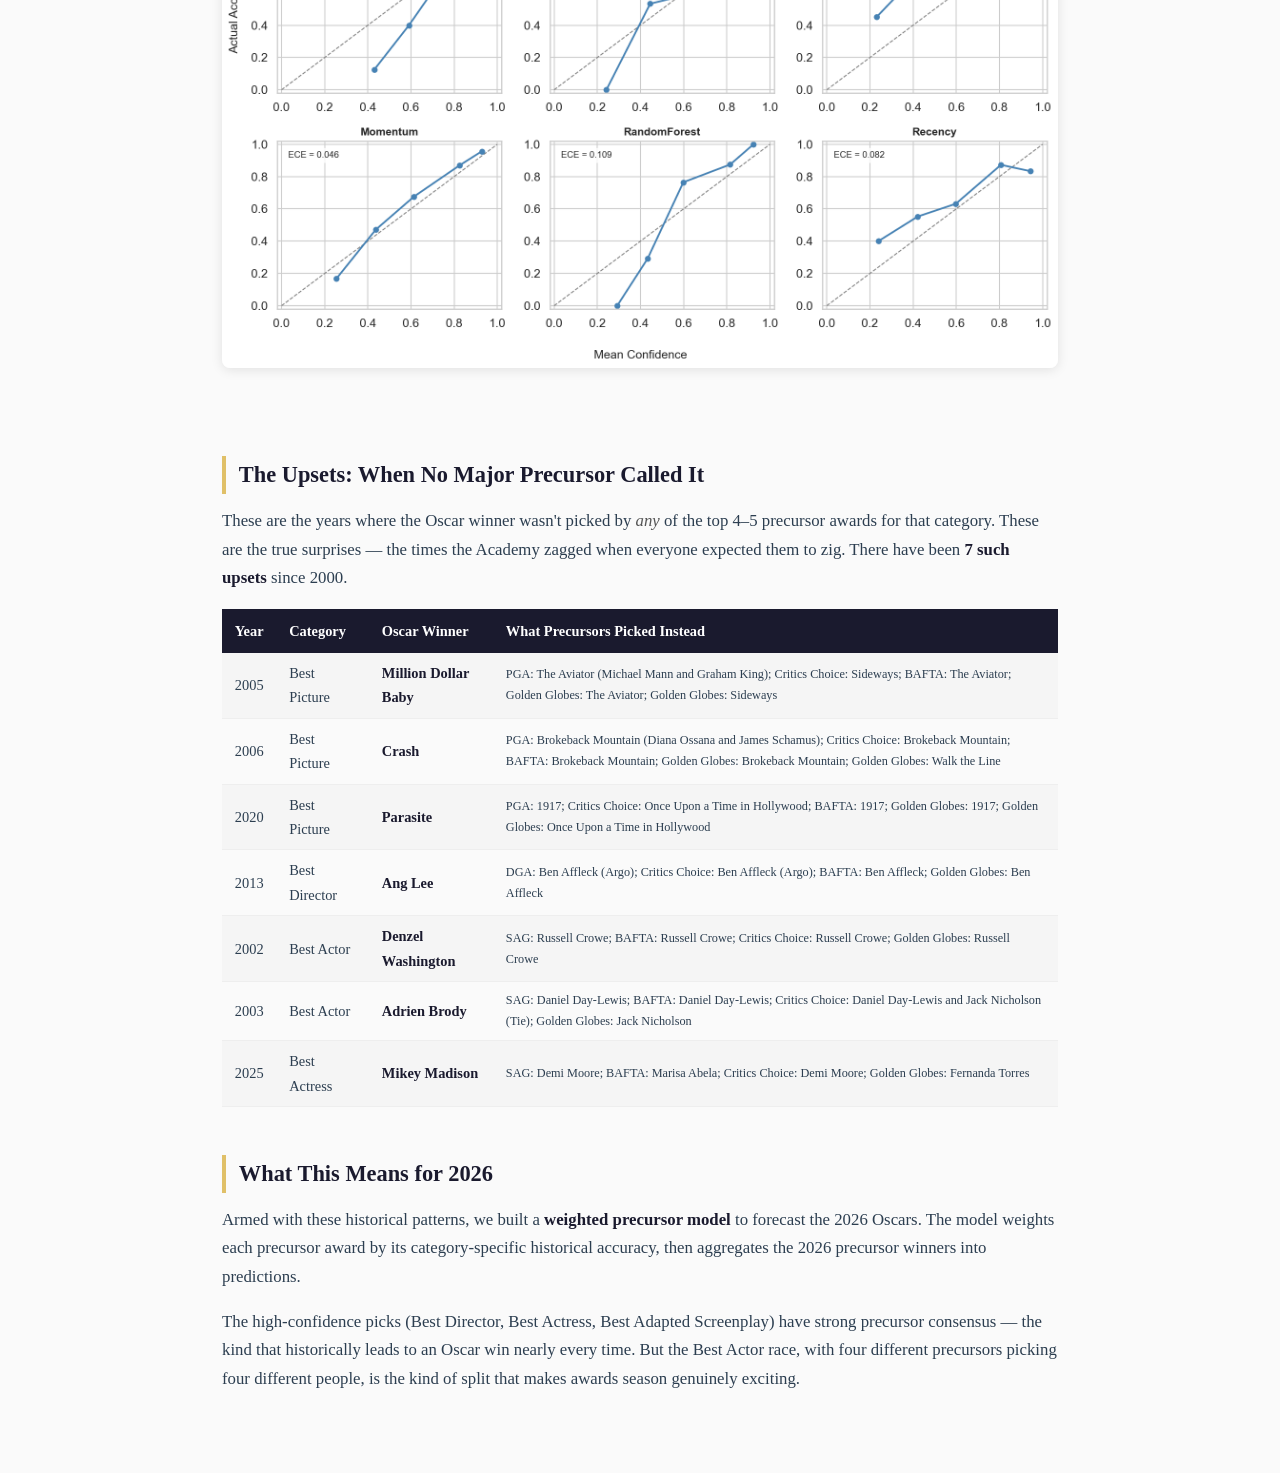
<file: eda_report.html>
<!DOCTYPE html>
<html lang="en">
<head>
<meta charset="UTF-8">
<meta name="viewport" content="width=device-width, initial-scale=1.0">
<title>Oscar Precursor Awards — Exploratory Data Analysis</title>
<style>
    * { margin: 0; padding: 0; box-sizing: border-box; }
    body {
        font-family: 'Georgia', serif;
        line-height: 1.7;
        color: #2c3e50;
        background: #fafafa;
        max-width: 900px;
        margin: 0 auto;
        padding: 2rem;
    }
    h1 {
        font-size: 2.2rem;
        margin-bottom: 0.5rem;
        color: #1a1a2e;
    }
    .subtitle {
        font-size: 1.1rem;
        color: #666;
        margin-bottom: 2rem;
        border-bottom: 2px solid #e0c068;
        padding-bottom: 1rem;
    }
    h2 {
        font-size: 1.4rem;
        margin: 2rem 0 0.8rem 0;
        color: #1a1a2e;
        border-left: 4px solid #e0c068;
        padding-left: 0.8rem;
    }
    p {
        margin-bottom: 1rem;
        font-size: 1.05rem;
    }
    img {
        width: 100%;
        border-radius: 8px;
        box-shadow: 0 2px 12px rgba(0,0,0,0.1);
        margin: 1rem 0 2rem 0;
    }
    .section {
        margin-bottom: 3rem;
    }
    table {
        width: 100%;
        border-collapse: collapse;
        margin: 1rem 0 2rem 0;
        font-size: 0.9rem;
    }
    th {
        background: #1a1a2e;
        color: white;
        padding: 0.6rem 0.8rem;
        text-align: left;
    }
    td {
        padding: 0.5rem 0.8rem;
        border-bottom: 1px solid #eee;
    }
    tr:nth-child(even) td {
        background: #f5f5f5;
    }
    .key-stat {
        background: #fff8e1;
        border-left: 4px solid #e0c068;
        padding: 1rem 1.5rem;
        margin: 1rem 0;
        border-radius: 0 8px 8px 0;
        font-size: 1.1rem;
    }
    strong { color: #1a1a2e; }
    em { color: #555; }
</style>
</head>
<body>
    <h1>Can You Predict the Oscars?</h1>
    <p class="subtitle">
        An exploration of 26 years of precursor awards data — and what it tells us about
        Hollywood's biggest night.
    </p>

    <div class="key-stat">
        <strong>The big question:</strong> How predictable are the Oscars? With 16 precursor award shows,
        26 years of data, and 5,346 records, we can finally put numbers on what awards pundits have
        long known intuitively — and discover some surprises along the way.
    </div>

    
        <div class="section">
            <h2>The Dataset</h2>
            <p>Our dataset spans <strong>16 award shows</strong> across <strong>26 years</strong> (2000–2025), with a total of 5,346 records. This includes major industry awards (DGA, PGA, SAG, WGA), big-tent shows (BAFTA, Golden Globes, Critics Choice), critics' circles (NYFCC, LAFCA, NSFC, NBR), and festival awards (Cannes, Venice, Toronto).</p>
            <img src="plots/00_dataset_overview.png" alt="The Dataset">
        </div>
        
        <div class="section">
            <h2>Which Award Shows Best Predict the Oscars?</h2>
            <p>Not all precursor awards are created equal. The <strong>DGA Awards</strong> stand out as the single most predictive precursor, followed by the <strong>PGA</strong>, <strong>SAG</strong>, and <strong>Critics Choice</strong>. Festival awards (Cannes, Venice) almost never directly predict Oscar winners — they operate on a different aesthetic axis entirely.</p>
            <img src="plots/01_overall_accuracy.png" alt="Which Award Shows Best Predict the Oscars?">
        </div>
        
        <div class="section">
            <h2>The Full Picture: Accuracy by Category</h2>
            <p>This heatmap reveals the nuance. The DGA's extraordinary accuracy is specific to <strong>Best Director</strong>. For <strong>Best Picture</strong>, the PGA is king. For acting categories, SAG and BAFTA are the most reliable signals. Some categories (editing, song) have surprisingly low predictability from any precursor.</p>
            <img src="plots/02_accuracy_heatmap.png" alt="The Full Picture: Accuracy by Category">
        </div>
        
        <div class="section">
            <h2>Has Predictiveness Changed Over Time?</h2>
            <p>Looking at 5-year rolling accuracy for Best Picture precursors, we can see interesting shifts. The PGA has become <em>more</em> predictive in recent years, while the Golden Globes' predictive power has been declining. This likely reflects the PGA's growing alignment with Academy voters.</p>
            <img src="plots/03_accuracy_over_time.png" alt="Has Predictiveness Changed Over Time?">
        </div>
        
        <div class="section">
            <h2>How Often Do Precursor Awards Agree?</h2>
            <p>When the PGA and BAFTA agree on Best Picture, pay attention. But interestingly, the major shows don't always agree — the Golden Globes often picks differently from the pack due to its Drama/Musical-Comedy split. Agreement rates between certain pairs of awards are remarkably high, suggesting shared voter sensibilities.</p>
            <img src="plots/04_award_agreement_best_picture.png" alt="How Often Do Precursor Awards Agree?">
        </div>
        
        <div class="section">
            <h2>The Sweep Effect: How Many Precursors Did Oscar Winners Typically Win?</h2>
            <p>The median Best Picture winner won about <strong>18%</strong> of available precursor awards. But the distribution is bimodal — there are "coronation" years where one film sweeps everything, and "contested" years where the winner emerged from a split field. Acting categories show a similar pattern.</p>
            <img src="plots/05_sweep_distribution.png" alt="The Sweep Effect: How Many Precursors Did Oscar Winners Typically Win?">
        </div>
        
        <div class="section">
            <h2>Which Categories Are Most (and Least) Predictable?</h2>
            <p>Best Director and Best Animated Feature are the most predictable Oscar categories — if you know the DGA and Golden Globe Animation winners, you're right ~80% of the time. At the other end, categories like Best Film Editing, Best Song, and Best Production Design are much harder to forecast from precursors alone.</p>
            <img src="plots/06_category_predictability.png" alt="Which Categories Are Most (and Least) Predictable?">
        </div>
        
        <div class="section">
            <h2>Industry Guilds vs. Critics vs. Festivals</h2>
            <p>The pattern is clear: <strong>industry guild awards</strong> (DGA, PGA, SAG, WGA) are the best Oscar predictors because they share the most voter overlap with the Academy. Major shows (BAFTA, Golden Globes, Critics Choice) are next. Critics' circles have more idiosyncratic tastes. And festival awards operate on an almost entirely different wavelength.</p>
            <img src="plots/07_award_types_comparison.png" alt="Industry Guilds vs. Critics vs. Festivals">
        </div>
        
        <div class="section">
            <h2>The DGA–Oscar Connection: 85% Accuracy</h2>
            <p>The DGA has matched the Oscar Best Director winner in <strong>85%</strong> of years since 2000 — the most reliable single predictor in all of awards season. The rare misses are fascinating: they tend to happen in years with strong narrative momentum behind a different director.</p>
            <img src="plots/08_dga_oscar_director.png" alt="The DGA–Oscar Connection: 85% Accuracy">
        </div>
        
        <div class="section">
            <h2>Does Consensus Guarantee the Oscar?</h2>
            <p>When 90%+ of precursor awards agree on a frontrunner, that person/film wins the Oscar nearly every time. But when consensus drops below 50%, it becomes a coin flip. This has direct implications for our 2026 predictions — the <strong>Best Actor</strong> race, with four different precursors picking four different people, is genuinely unpredictable.</p>
            <img src="plots/09_consensus_vs_outcome.png" alt="Does Consensus Guarantee the Oscar?">
        </div>
        
        <div class="section">
            <h2>Model Calibration: Are Confidence Scores Meaningful?</h2>
            <p>A well-calibrated model should win 70% of the time when it says it's 70% confident. This reliability diagram shows how each model's confidence maps to actual accuracy. Points above the diagonal indicate under-confidence; points below indicate over-confidence.</p>
            <img src="plots/10_calibration_reliability.png" alt="Model Calibration: Are Confidence Scores Meaningful?">
        </div>
        
        <div class="section">
            <h2>Calibration by Model: Who's Most Honest About Uncertainty?</h2>
            <p>Expected Calibration Error (ECE) measures how far each model's confidence is from reality. Lower ECE means the model's confidence scores are more trustworthy — important when using these predictions to make actual forecasts.</p>
            <img src="plots/11_calibration_per_model.png" alt="Calibration by Model: Who's Most Honest About Uncertainty?">
        </div>
        

    
        <div class="section">
            <h2>The Upsets: When No Major Precursor Called It</h2>
            <p>These are the years where the Oscar winner wasn't picked by <em>any</em> of the top 4–5
            precursor awards for that category. These are the true surprises — the times the Academy
            zagged when everyone expected them to zig. There have been <strong>7 such upsets</strong>
            since 2000.</p>
            <table>
                <tr><th>Year</th><th>Category</th><th>Oscar Winner</th><th>What Precursors Picked Instead</th></tr>
                
            <tr>
                <td>2005</td>
                <td>Best Picture</td>
                <td><strong>Million Dollar Baby</strong></td>
                <td style="font-size: 0.85em">PGA: The Aviator (Michael Mann and Graham King); Critics Choice: Sideways; BAFTA: The Aviator; Golden Globes: The Aviator; Golden Globes: Sideways</td>
            </tr>
            <tr>
                <td>2006</td>
                <td>Best Picture</td>
                <td><strong>Crash</strong></td>
                <td style="font-size: 0.85em">PGA: Brokeback Mountain (Diana Ossana and James Schamus); Critics Choice: Brokeback Mountain; BAFTA: Brokeback Mountain; Golden Globes: Brokeback Mountain; Golden Globes: Walk the Line</td>
            </tr>
            <tr>
                <td>2020</td>
                <td>Best Picture</td>
                <td><strong>Parasite</strong></td>
                <td style="font-size: 0.85em">PGA: 1917; Critics Choice: Once Upon a Time in Hollywood; BAFTA: 1917; Golden Globes: 1917; Golden Globes: Once Upon a Time in Hollywood</td>
            </tr>
            <tr>
                <td>2013</td>
                <td>Best Director</td>
                <td><strong>Ang Lee</strong></td>
                <td style="font-size: 0.85em">DGA: Ben Affleck (Argo); Critics Choice: Ben Affleck (Argo); BAFTA: Ben Affleck; Golden Globes: Ben Affleck</td>
            </tr>
            <tr>
                <td>2002</td>
                <td>Best Actor</td>
                <td><strong>Denzel Washington</strong></td>
                <td style="font-size: 0.85em">SAG: Russell Crowe; BAFTA: Russell Crowe; Critics Choice: Russell Crowe; Golden Globes: Russell Crowe</td>
            </tr>
            <tr>
                <td>2003</td>
                <td>Best Actor</td>
                <td><strong>Adrien Brody</strong></td>
                <td style="font-size: 0.85em">SAG: Daniel Day-Lewis; BAFTA: Daniel Day-Lewis; Critics Choice: Daniel Day-Lewis and Jack Nicholson (Tie); Golden Globes: Jack Nicholson</td>
            </tr>
            <tr>
                <td>2025</td>
                <td>Best Actress</td>
                <td><strong>Mikey Madison</strong></td>
                <td style="font-size: 0.85em">SAG: Demi Moore; BAFTA: Marisa Abela; Critics Choice: Demi Moore; Golden Globes: Fernanda Torres</td>
            </tr>
            </table>
        </div>
        

    <div class="section">
        <h2>What This Means for 2026</h2>
        <p>
            Armed with these historical patterns, we built a <strong>weighted precursor model</strong> to
            forecast the 2026 Oscars. The model weights each precursor award by its category-specific
            historical accuracy, then aggregates the 2026 precursor winners into predictions.
        </p>
        <p>
            The high-confidence picks (Best Director, Best Actress, Best Adapted Screenplay) have strong
            precursor consensus — the kind that historically leads to an Oscar win nearly every time.
            But the Best Actor race, with four different precursors picking four different people, is the
            kind of split that makes awards season genuinely exciting.
        </p>
    </div>

</body>
</html>
</file>
<file: docs/style.css>
/* === Reset & Base === */
*, *::before, *::after {
  box-sizing: border-box;
  margin: 0;
  padding: 0;
}

:root {
  --gold: #d4a843;
  --gold-dim: rgba(212, 168, 67, 0.15);
  --gold-glow: rgba(212, 168, 67, 0.25);
  --bg-deep: #0a0a1a;
  --bg-card: #1a1a2e;
  --bg-inset: #12122a;
  --bg-hover: #1e1e3a;
  --border-subtle: #2a2a4a;
  --border-mid: #3a3a5a;
  --text-primary: #e0e0e0;
  --text-secondary: #ccc;
  --text-muted: #999;
  --font-display: "Cormorant Garamond", "Georgia", serif;
  --font-body: "DM Sans", -apple-system, BlinkMacSystemFont, "Segoe UI", sans-serif;
}

body {
  background: var(--bg-deep);
  color: var(--text-primary);
  font-family: var(--font-body);
  font-size: 15px;
  line-height: 1.6;
  min-height: 100vh;
  padding: 0 20px 80px;
  -webkit-font-smoothing: antialiased;
}

/* === Header === */
header {
  padding: 64px 0 40px;
}

.header-inner {
  max-width: 1400px;
  margin: 0 auto;
  text-align: center;
  position: relative;
}

.header-logo-link {
  position: absolute;
  top: 50%;
  right: 0;
  transform: translateY(-75%);
  display: flex;
  align-items: center;
}

.header-logo {
  height: 40px;
  width: auto;
  opacity: 0.8;
  transition: opacity 0.2s ease;
  padding-right: 10px;
}

.header-logo-link:hover .header-logo {
  opacity: 1;
}

header h1 {
  font-family: var(--font-display);
  font-size: 3rem;
  font-weight: 700;
  color: var(--text-primary);
  letter-spacing: -0.02em;
  line-height: 1.15;
  display: inline-block;
  padding-bottom: 14px;
  border-bottom: 2px solid var(--gold);
}

.futuresearch-link {
  color: var(--gold);
  text-decoration: none;
}

.futuresearch-link:hover {
  text-decoration: underline;
}

.inline-logo {
  height: 1em;
  width: auto;
  vertical-align: -0.1em;
  margin-right: 2px;
}

/* === Main layout === */
main {
  max-width: 1400px;
  margin: 0 auto;
  display: flex;
  flex-direction: column;
  gap: 56px;
}

/* === Card / Section === */
.card {
  background: var(--bg-card);
  border-radius: 16px;
  padding: 40px;
  box-shadow:
    0 2px 8px rgba(0, 0, 0, 0.3),
    0 12px 40px rgba(0, 0, 0, 0.2);
  border: 1px solid rgba(255, 255, 255, 0.03);
}

.card h2 {
  font-family: var(--font-display);
  color: var(--gold);
  font-size: 1.85rem;
  font-weight: 600;
  margin-bottom: 8px;
  letter-spacing: -0.01em;
  line-height: 1.25;
}

.card .subtitle {
  color: var(--text-secondary);
  font-size: 0.88rem;
  margin-bottom: 28px;
  line-height: 1.65;
}

/* === Intro Section === */
#intro-section p {
  color: var(--text-secondary);
  font-size: 0.95rem;
  line-height: 1.75;
  margin-bottom: 16px;
}

#intro-section p strong {
  color: var(--gold);
  font-weight: 600;
}

.intro-grid {
  display: grid;
  grid-template-columns: repeat(auto-fit, minmax(260px, 1fr));
  gap: 16px;
  margin: 28px 0 8px;
}

.intro-group {
  background: var(--bg-inset);
  border-radius: 10px;
  padding: 22px;
  border-left: 3px solid var(--gold);
  transition: border-color 0.2s ease;
}

.intro-group:hover {
  border-left-color: #e8c060;
}

.intro-group h3 {
  font-family: var(--font-display);
  color: var(--gold);
  font-size: 1.35rem;
  font-weight: 800;
  margin-bottom: 8px;
}

.intro-group p {
  color: var(--text-secondary);
  font-size: 0.84rem;
  line-height: 1.65;
  margin-bottom: 10px;
}

.intro-group ul {
  list-style: none;
  padding: 0;
  margin: 0;
}

.intro-group ul li {
  color: var(--text-secondary);
  font-size: 0.84rem;
  line-height: 1.7;
  padding-left: 14px;
  position: relative;
}

.intro-group ul li::before {
  content: "\2022";
  color: var(--gold);
  position: absolute;
  left: 0;
}

/* === Navigation Controls === */
.nav-controls {
  display: flex;
  align-items: center;
  justify-content: center;
  gap: 20px;
  margin-bottom: 24px;
}

.nav-btn {
  background: var(--bg-inset);
  border: 1px solid var(--border-mid);
  color: var(--gold);
  font-size: 1.1rem;
  width: 40px;
  height: 40px;
  border-radius: 8px;
  cursor: pointer;
  display: flex;
  align-items: center;
  justify-content: center;
  transition: background 0.2s, border-color 0.2s, transform 0.15s;
}

.nav-btn:hover {
  background: var(--bg-hover);
  border-color: var(--gold);
  transform: scale(1.05);
}

.nav-label {
  font-family: var(--font-display);
  font-size: 1.4rem;
  font-weight: 600;
  color: var(--text-primary);
  min-width: 200px;
  text-align: center;
}

/* === Heatmap Container === */
.heatmap-container {
  overflow-x: auto;
  padding-bottom: 8px;
}

/* === Heatmap Grid === */
.heatmap-grid {
  display: grid;
  gap: 2px;
  font-size: 0.75rem;
  transition: opacity 0.25s ease;
}

.heatmap-grid.fading {
  opacity: 0;
}

/* Row label (leftmost column) */
.heatmap-grid .row-label {
  display: flex;
  align-items: center;
  justify-content: flex-end;
  padding-right: 10px;
  font-size: 0.8rem;
  color: var(--text-secondary);
  white-space: nowrap;
  min-height: 34px;
}

/* Column header */
.heatmap-grid .col-header {
  position: relative;
  height: 100px;
}

.heatmap-grid .col-header span {
  position: absolute;
  bottom: 8px;
  left: 50%;
  transform: rotate(-45deg);
  transform-origin: bottom left;
  white-space: nowrap;
  font-size: 0.75rem;
  color: var(--text-muted);
}

/* Corner cell (top-left) */
.heatmap-grid .corner {
  /* empty spacer */
}

/* Data cell */
.heatmap-grid .cell {
  display: flex;
  align-items: center;
  justify-content: center;
  min-width: 46px;
  min-height: 34px;
  border-radius: 4px;
  font-size: 0.75rem;
  font-weight: 600;
  color: #fff;
  text-shadow: 0 1px 2px rgba(0, 0, 0, 0.6);
  cursor: default;
  transition: transform 0.15s ease, box-shadow 0.15s ease;
}

.heatmap-grid .cell:hover {
  transform: scale(1.12);
  box-shadow: 0 0 10px rgba(255, 255, 255, 0.15);
  z-index: 10;
  position: relative;
}

.heatmap-grid .cell.empty {
  background: var(--bg-inset);
  color: transparent;
}

.heatmap-grid .cell.empty:hover {
  transform: none;
  box-shadow: none;
}

/* === Yearly Grid Specific === */
.heatmap-grid .oscar-cell {
  display: flex;
  align-items: center;
  justify-content: center;
  padding: 4px 8px;
  min-width: 140px;
  min-height: 34px;
  background: var(--bg-hover);
  border-radius: 4px;
  font-size: 0.7rem;
  color: var(--gold);
  text-align: center;
  line-height: 1.2;
  font-weight: 500;
}

.heatmap-grid .cell.match {
  background: #4CAF50;
}

.heatmap-grid .cell.miss {
  background: #f44336;
}

.heatmap-grid .cell.no-data {
  background: var(--bg-inset);
  color: transparent;
}

/* Summary row */
.heatmap-grid .summary-label {
  display: flex;
  align-items: center;
  justify-content: flex-end;
  padding-right: 10px;
  font-size: 0.8rem;
  color: var(--gold);
  font-weight: 600;
  white-space: nowrap;
  min-height: 34px;
}

.heatmap-grid .summary-cell {
  display: flex;
  align-items: center;
  justify-content: center;
  min-width: 46px;
  min-height: 34px;
  border-radius: 4px;
  font-size: 0.8rem;
  font-weight: 700;
  color: var(--gold);
  background: var(--bg-hover);
}

.heatmap-grid .summary-oscar {
  min-width: 140px;
  min-height: 34px;
}

/* === Tooltip === */
.tooltip {
  position: fixed;
  background: #1e1e3e;
  color: var(--text-primary);
  border: 1px solid var(--gold);
  border-radius: 8px;
  padding: 10px 14px;
  font-size: 0.8rem;
  line-height: 1.5;
  pointer-events: none;
  opacity: 0;
  transition: opacity 0.15s ease;
  z-index: 1000;
  max-width: 340px;
  box-shadow: 0 8px 24px rgba(0, 0, 0, 0.5);
  backdrop-filter: blur(8px);
}

.tooltip.visible {
  opacity: 1;
}

/* === Agreement Matrix === */
.heatmap-grid .cell.upper-tri {
  background: transparent;
  color: transparent;
  cursor: default;
}

.heatmap-grid .cell.upper-tri:hover {
  transform: none;
  box-shadow: none;
}

/* === Scrollbar === */
.heatmap-container::-webkit-scrollbar {
  height: 6px;
}

.heatmap-container::-webkit-scrollbar-track {
  background: var(--bg-inset);
  border-radius: 3px;
}

.heatmap-container::-webkit-scrollbar-thumb {
  background: var(--border-mid);
  border-radius: 3px;
}

.heatmap-container::-webkit-scrollbar-thumb:hover {
  background: #4a4a6a;
}

/* === Predictions Table === */
.predictions-container {
  transition: opacity 0.25s ease;
}

.predictions-container.fading {
  opacity: 0;
}

.predictions-table {
  width: 100%;
  border-collapse: collapse;
}

.predictions-table th {
  text-align: left;
  color: var(--gold);
  font-size: 0.8rem;
  font-weight: 600;
  padding: 10px 12px;
  border-bottom: 1px solid var(--border-mid);
}

.predictions-table td {
  padding: 8px 12px;
  font-size: 0.85rem;
  color: var(--text-secondary);
  border-bottom: 1px solid var(--border-subtle);
}

.predictions-table td:first-child {
  color: var(--gold);
  font-weight: 600;
  white-space: nowrap;
  width: 140px;
}

.predictions-table tr:hover td {
  background: var(--bg-hover);
}

.predictions-no-data {
  text-align: center;
  padding: 40px;
  color: var(--text-muted);
}

/* === Footnote === */
#intro-section p.footnote {
  text-align: right;
  font-size: 0.85rem;
  color: gray;
  margin-top: 26px;
  line-height: 1.4;
}

#intro-section p.footnote a {
  color: gold;
}


/* === Category Selector (single-select chips) === */
.cat-selector {
  display: flex;
  flex-wrap: wrap;
  justify-content: center;
  gap: 6px;
  margin-bottom: 20px;
}

.cat-selector .cat-chip {
  background: var(--bg-inset);
  color: var(--text-muted);
  border: 1px solid var(--border-subtle);
  padding: 4px 12px;
  font-size: 0.72rem;
  border-radius: 4px;
  cursor: pointer;
  transition: all 0.2s ease;
  user-select: none;
}

.cat-selector .cat-chip:hover {
  background: var(--gold-glow);
  color: var(--gold);
  border-color: var(--gold);
}

.cat-selector .cat-chip.active {
  background: var(--gold-dim);
  color: var(--gold);
  border: 1px solid var(--gold);
}

/* === Category Title (shown below chips) === */
.cat-title {
  font-family: var(--font-display);
  font-size: 1.35rem;
  font-weight: 700;
  color: var(--text-primary);
  text-align: center;
  margin-bottom: 16px;
}

/* === Award Selector === */
.award-selector {
  display: flex;
  flex-wrap: wrap;
  justify-content: center;
  gap: 6px;
  margin-bottom: 20px;
}

.award-selector .award-chip {
  background: var(--gold-dim);
  color: var(--gold);
  border: 1px solid var(--gold);
  padding: 4px 12px;
  font-size: 0.72rem;
  border-radius: 4px;
  cursor: pointer;
  transition: all 0.2s ease;
  user-select: none;
}

.award-selector .award-chip.inactive {
  background: var(--bg-inset);
  color: #555;
  border-color: #333;
}

.award-selector .award-chip:hover {
  background: var(--gold-glow);
  color: var(--gold);
  border-color: var(--gold);
}

/* Prediction grid cells */
.heatmap-grid .pred-cell {
  line-height: 30px;
  font-size: 0.75rem;
  border-radius: 4px;
  overflow: hidden;
  text-overflow: ellipsis;
  white-space: nowrap;
  padding: 0 8px;
  text-align: center;
  cursor: default;
  text-shadow: 0 1px 2px rgba(0,0,0,0.6);
  color: #fff;
}

.heatmap-grid .pred-cell.no-data {
  background: var(--bg-inset);
  color: transparent;
}

/* === Forecast Section === */
.forecast-category {
  margin-bottom: 28px;
}

.forecast-category h3 {
  font-family: var(--font-display);
  font-size: 1.35rem;
  color: var(--gold);
  margin: 0 0 10px 0;
  font-weight: 800;
}

.forecast-nominee {
  display: flex;
  align-items: center;
  margin-bottom: 5px;
  gap: 8px;
}

.forecast-name {
  width: 200px;
  min-width: 200px;
  font-size: 0.8rem;
  text-align: right;
  color: var(--text-secondary);
  overflow: hidden;
  text-overflow: ellipsis;
  white-space: nowrap;
}

.forecast-bar-wrap {
  flex: 1;
  display: flex;
  align-items: center;
  gap: 8px;
}

.forecast-bar {
  height: 24px;
  border-radius: 4px;
  background: var(--gold);
  min-width: 2px;
  transition: width 0.4s cubic-bezier(0.22, 0.61, 0.36, 1);
}

.forecast-bar.frontrunner {
  background: var(--gold);
}

.forecast-bar.other {
  background: rgba(212, 168, 67, 0.3);
}

.forecast-pct {
  font-size: 0.75rem;
  color: var(--text-muted);
  min-width: 40px;
}

.forecast-precursors {
  font-size: 0.65rem;
  color: var(--text-muted);
  min-width: 150px;
}

/* === Controls Row (toggle + threshold on one line) === */
.controls-row {
  display: flex;
  align-items: center;
  justify-content: center;
  gap: 24px;
  margin-bottom: 20px;
}

.controls-row .toggle-row,
.controls-row .threshold-row {
  margin-bottom: 0;
}

/* === Toggle Row === */
.toggle-row {
  display: flex;
  justify-content: center;
  gap: 4px;
  margin-bottom: 20px;
}

.toggle-btn {
  background: var(--bg-inset);
  color: var(--text-muted);
  border: 1px solid #333;
  padding: 6px 16px;
  font-size: 0.8rem;
  font-family: var(--font-body);
  cursor: pointer;
  transition: all 0.2s ease;
}

.toggle-btn:first-child {
  border-radius: 6px 0 0 6px;
}

.toggle-btn:last-child {
  border-radius: 0 6px 6px 0;
}

.toggle-btn.active {
  background: var(--gold-dim);
  color: var(--gold);
  border-color: var(--gold);
}

.toggle-btn:hover:not(.active) {
  background: var(--bg-hover);
  color: var(--text-secondary);
}

/* === Threshold Slider === */
.threshold-row {
  display: flex;
  align-items: center;
  justify-content: center;
  gap: 10px;
  margin-bottom: 16px;
}

.threshold-row label {
  color: var(--text-muted);
  font-size: 0.8rem;
}

.threshold-row input[type="range"] {
  width: 120px;
  accent-color: var(--gold);
}

.threshold-row span {
  color: var(--gold);
  font-weight: 600;
  font-size: 0.9rem;
  min-width: 20px;
  text-align: center;
}

/* === Bar Chart (Precursor Count) === */
.chart-container {
  padding: 20px 0;
  min-height: 300px;
  transition: opacity 0.25s ease;
}

.chart-container.fading {
  opacity: 0;
}

.bar-chart {
  display: flex;
  align-items: flex-end;
  gap: 16px;
  height: 250px;
  padding: 0 20px;
  border-bottom: 1px solid var(--border-mid);
  position: relative;
}

.bar-group {
  flex: 1;
  display: flex;
  flex-direction: column;
  align-items: center;
  height: 100%;
  justify-content: flex-end;
}

.bar-wrapper {
  width: 100%;
  max-width: 80px;
  display: flex;
  flex-direction: column;
  align-items: center;
  justify-content: flex-end;
  height: 100%;
}

.bar {
  width: 100%;
  border-radius: 4px 4px 0 0;
  position: relative;
  min-height: 2px;
  transition: height 0.3s ease;
}

.bar-label-top {
  font-size: 0.85rem;
  font-weight: 600;
  color: var(--text-primary);
  margin-bottom: 4px;
}

.bar-label-n {
  font-size: 0.7rem;
  color: var(--text-muted);
  margin-top: 2px;
}

.bar-x-label {
  font-size: 0.8rem;
  color: var(--text-secondary);
  margin-top: 8px;
  text-align: center;
}

.chart-x-title {
  text-align: center;
  color: var(--text-muted);
  font-size: 0.8rem;
  margin-top: 12px;
}

.click-hint {
  text-align: center;
  color: var(--gold);
  font-size: 0.85rem;
  margin-top: 12px;
  margin-bottom: 8px;
  padding: 6px 16px;
  background: var(--gold-dim);
  border: 1px solid var(--gold-glow);
  border-radius: 6px;
  display: table;
  margin-left: auto;
  margin-right: auto;
  cursor: default;
}

.bar-active {
  outline: 2px solid var(--gold);
  outline-offset: 2px;
}

.count-detail-panel {
  display: none;
  margin-top: 16px;
  background: var(--bg-hover);
  border-radius: 8px;
  padding: 12px;
  max-height: 300px;
  overflow-y: auto;
}

.count-detail-panel.open {
  display: block;
}

.chart-no-data {
  display: flex;
  align-items: center;
  justify-content: center;
  height: 250px;
  color: var(--text-muted);
}

/* === Combinations Table === */
.combos-container {
  padding: 10px 0;
  transition: opacity 0.25s ease;
  max-height: 600px;
  overflow-y: auto;
}

.combos-container.fading {
  opacity: 0;
}

.combos-table {
  width: 100%;
  border-collapse: collapse;
}

.combos-table th {
  text-align: left;
  color: var(--gold);
  font-size: 0.8rem;
  font-weight: 600;
  padding: 10px 12px;
  border-bottom: 1px solid var(--border-mid);
}

.combos-table th:last-child,
.combos-table td:last-child {
  text-align: right;
}

.combos-table td {
  padding: 8px 12px;
  font-size: 0.85rem;
  color: var(--text-secondary);
  border-bottom: 1px solid var(--border-subtle);
}

.combos-table tr:hover td {
  background: var(--bg-hover);
}

.combo-tags {
  display: flex;
  flex-wrap: wrap;
  gap: 4px;
}

.combo-tag {
  background: var(--border-mid);
  color: var(--text-secondary);
  font-size: 0.7rem;
  padding: 2px 8px;
  border-radius: 3px;
  white-space: nowrap;
}

.combo-bar-bg {
  background: transparent;
  border-radius: 4px;
  height: 20px;
  width: 100%;
  min-width: 120px;
  position: relative;
  overflow: hidden;
}

.combo-bar-fill {
  height: 100%;
  border-radius: 4px;
  transition: width 0.3s ease;
}

.combo-bar-wrapper {
  display: flex;
  align-items: center;
  gap: 10px;
}

.combo-bar-text {
  flex-shrink: 0;
  font-size: 0.75rem;
  font-weight: 600;
  color: var(--text-primary);
  white-space: nowrap;
}

/* Expandable combo rows */
.combo-row:hover td {
  background: var(--bg-hover);
}

.combo-row.expanded td {
  background: var(--bg-hover);
  border-bottom-color: transparent;
}

.combo-detail-row {
  display: none;
}

.combo-detail-row.open {
  display: table-row;
}

.combo-detail-row td {
  padding: 0 12px 12px;
  background: var(--bg-hover);
  border-bottom: 1px solid var(--border-mid);
}

.combo-detail-table {
  width: 100%;
  border-collapse: collapse;
  margin-top: 4px;
}

.combo-detail-table tr:nth-child(odd) {
  background: rgba(255, 255, 255, 0.03);
}

.combo-detail-table td {
  padding: 6px 12px;
  font-size: 0.8rem;
  color: var(--text-muted);
  border-bottom: 1px solid var(--bg-card);
  background: transparent;
}

.combo-detail-table td:first-child {
  color: var(--gold);
  font-weight: 600;
  width: 60px;
}

.combo-detail-table td:last-child {
  text-align: right;
  font-weight: 600;
}

.combos-no-data {
  text-align: center;
  padding: 40px;
  color: var(--text-muted);
}

/* === Header subtitle === */
.header-subtitle {
  color: var(--text-secondary);
  font-size: 1rem;
  max-width: 700px;
  margin: 14px auto 0;
  text-align: center;
  line-height: 1.65;
}

/* === Section Transitions === */
.section-transition {
  color: var(--text-secondary);
  font-size: 0.88rem;
  font-style: italic;
  margin-top: 28px;
  margin-bottom: 0;
  padding-top: 18px;
  border-top: 1px solid var(--border-subtle);
  line-height: 1.65;
}

/* === Predictability Bar Chart === */
.predictability-container {
  padding: 16px 0 8px;
  position: relative;
}

/* 50% reference line */
.predictability-container::before {
  content: "50%";
  position: absolute;
  /* label-width (200px) + padding (14px) + 50% of remaining */
  left: calc(200px + 14px);
  right: 0;
  top: 0;
  bottom: 0;
  /* The line itself: a pseudo-element can't easily do this,
     so we use a border trick on the container */
  pointer-events: none;
  font-size: 0.65rem;
  color: var(--text-muted);
  opacity: 0;
}

.predictability-ref-line {
  position: absolute;
  left: 50%;
  top: 0;
  bottom: 0;
  width: 1px;
  background: var(--border-mid);
  pointer-events: none;
  opacity: 0.5;
}

.predictability-ref-label {
  position: absolute;
  left: 50%;
  top: -18px;
  transform: translateX(-50%);
  font-size: 0.6rem;
  color: var(--text-muted);
  pointer-events: none;
}

.predictability-tier-label {
  font-family: var(--font-display);
  font-size: 1.15rem;
  color: var(--gold);
  font-weight: 700;
  letter-spacing: 0.02em;
  margin: 28px 0 10px;
  padding-left: 4px;
  padding-bottom: 6px;
  border-bottom: 1px solid var(--border-subtle);
}

.predictability-tier-label:first-child {
  margin-top: 4px;
}

.predictability-row {
  display: flex;
  align-items: center;
  margin-bottom: 6px;
  height: 32px;
  border-radius: 4px;
  transition: background 0.15s ease;
}

.predictability-row:hover {
  background: rgba(255, 255, 255, 0.02);
}

.predictability-label {
  width: 200px;
  min-width: 200px;
  text-align: right;
  padding-right: 16px;
  font-size: 0.82rem;
  color: var(--text-secondary);
  white-space: nowrap;
  transition: color 0.15s ease;
}

.predictability-row:hover .predictability-label {
  color: var(--text-primary);
}

.predictability-bars {
  flex: 1;
  position: relative;
  height: 100%;
  display: flex;
  align-items: center;
}

.predictability-bar-best {
  position: absolute;
  top: 4px;
  left: 0;
  height: calc(100% - 8px);
  border-radius: 4px;
  opacity: 0.9;
  transition: opacity 0.15s ease;
  /* Entrance animation */
  animation: barGrow 0.6s cubic-bezier(0.22, 0.61, 0.36, 1) both;
}

@keyframes barGrow {
  from {
    transform: scaleX(0);
    transform-origin: left;
  }
  to {
    transform: scaleX(1);
    transform-origin: left;
  }
}

.predictability-row:hover .predictability-bar-best {
  opacity: 1;
}

.predictability-annotation {
  position: absolute;
  font-size: 0.72rem;
  white-space: nowrap;
  padding-left: 10px;
  transition: opacity 0.15s ease;
  /* Fade in after bar animation */
  animation: fadeIn 0.3s ease 0.5s both;
}

.predictability-annotation .award-name {
  font-weight: 500;
}

.predictability-annotation .award-pct {
  color: var(--text-secondary);
}

@keyframes fadeIn {
  from { opacity: 0; }
  to { opacity: 1; }
}

/* === Footer === */
footer {
  text-align: center;
  padding: 48px 0 0;
}

.footer-link {
  color: var(--text-muted);
  text-decoration: none;
  font-size: 0.85rem;
  display: inline-flex;
  align-items: center;
  gap: 4px;
  transition: color 0.2s ease;
}

.footer-link:hover {
  color: var(--gold);
}

.footer-logo {
  height: 1.1em;
  width: auto;
  vertical-align: -0.1em;
}

/* === Responsive === */
@media (max-width: 768px) {
  header h1 {
    font-size: 2rem;
  }

  .card {
    padding: 24px 16px;
    border-radius: 12px;
  }

  .card h2 {
    font-size: 1.45rem;
  }

  .heatmap-grid .cell {
    min-width: 36px;
    min-height: 28px;
    font-size: 0.65rem;
  }

  .heatmap-grid .oscar-cell {
    min-width: 100px;
    font-size: 0.6rem;
  }

  .heatmap-grid .col-header {
    min-height: 60px;
  }

  .predictability-label {
    width: 130px;
    min-width: 130px;
    font-size: 0.7rem;
  }

  .predictability-annotation {
    font-size: 0.6rem;
  }

  .predictability-tier-label {
    font-size: 0.8rem;
  }

  .forecast-name {
    width: 140px;
    min-width: 140px;
    font-size: 0.75rem;
  }
}
</file>
<file: website/style.css>
/* === Reset & Base === */
*, *::before, *::after {
  box-sizing: border-box;
  margin: 0;
  padding: 0;
}

body {
  background: #0a0a1a;
  color: #e0e0e0;
  font-family: -apple-system, BlinkMacSystemFont, "Segoe UI", Roboto, Helvetica, Arial, sans-serif;
  line-height: 1.5;
  min-height: 100vh;
  padding: 0 20px 60px;
}

/* === Header === */
header {
  text-align: center;
  padding: 48px 0 32px;
}

header h1 {
  font-size: 2.2rem;
  font-weight: 700;
  color: #e0e0e0;
  display: inline-block;
  padding-bottom: 10px;
  border-bottom: 3px solid #d4a843;
}

/* === Main layout === */
main {
  max-width: 1400px;
  margin: 0 auto;
  display: flex;
  flex-direction: column;
  gap: 48px;
}

/* === Card / Section === */
.card {
  background: #1a1a2e;
  border-radius: 12px;
  padding: 32px;
  box-shadow: 0 4px 24px rgba(0, 0, 0, 0.4);
}

.card h2 {
  color: #d4a843;
  font-size: 1.5rem;
  font-weight: 600;
  margin-bottom: 6px;
}

.card .subtitle {
  color: #999;
  font-size: 0.9rem;
  margin-bottom: 24px;
}

/* === Intro Section === */
#intro-section p {
  color: #ccc;
  font-size: 0.95rem;
  line-height: 1.7;
  margin-bottom: 16px;
}

#intro-section p strong {
  color: #d4a843;
}

.intro-grid {
  display: grid;
  grid-template-columns: repeat(auto-fit, minmax(260px, 1fr));
  gap: 16px;
  margin: 24px 0;
}

.intro-group {
  background: #12122a;
  border-radius: 8px;
  padding: 20px;
  border-left: 3px solid #d4a843;
}

.intro-group h3 {
  color: #d4a843;
  font-size: 0.95rem;
  font-weight: 600;
  margin-bottom: 8px;
}

.intro-group p {
  color: #aaa;
  font-size: 0.85rem;
  line-height: 1.6;
  margin-bottom: 8px;
}

.intro-group ul {
  list-style: none;
  padding: 0;
  margin: 0;
}

.intro-group ul li {
  color: #ccc;
  font-size: 0.85rem;
  line-height: 1.6;
  padding-left: 14px;
  position: relative;
}

.intro-group ul li::before {
  content: "\2022";
  color: #d4a843;
  position: absolute;
  left: 0;
}

/* === Navigation Controls === */
.nav-controls {
  display: flex;
  align-items: center;
  justify-content: center;
  gap: 20px;
  margin-bottom: 24px;
}

.nav-btn {
  background: #2a2a4a;
  border: 1px solid #3a3a5a;
  color: #d4a843;
  font-size: 1.2rem;
  width: 40px;
  height: 40px;
  border-radius: 8px;
  cursor: pointer;
  display: flex;
  align-items: center;
  justify-content: center;
  transition: background 0.2s, border-color 0.2s;
}

.nav-btn:hover {
  background: #3a3a5a;
  border-color: #d4a843;
}

.nav-label {
  font-size: 1.3rem;
  font-weight: 600;
  color: #e0e0e0;
  min-width: 200px;
  text-align: center;
}

/* === Heatmap Container === */
.heatmap-container {
  overflow-x: auto;
  padding-bottom: 8px;
}

/* === Heatmap Grid === */
.heatmap-grid {
  display: grid;
  gap: 2px;
  font-size: 0.75rem;
  transition: opacity 0.25s ease;
}

.heatmap-grid.fading {
  opacity: 0;
}

/* Row label (leftmost column) */
.heatmap-grid .row-label {
  display: flex;
  align-items: center;
  justify-content: flex-end;
  padding-right: 10px;
  font-size: 0.8rem;
  color: #ccc;
  white-space: nowrap;
  min-height: 34px;
}

/* Column header */
.heatmap-grid .col-header {
  position: relative;
  height: 100px;
}

.heatmap-grid .col-header span {
  position: absolute;
  bottom: 8px;
  left: 50%;
  transform: rotate(-45deg);
  transform-origin: bottom left;
  white-space: nowrap;
  font-size: 0.75rem;
  color: #bbb;
}

/* Corner cell (top-left) */
.heatmap-grid .corner {
  /* empty spacer */
}

/* Data cell */
.heatmap-grid .cell {
  display: flex;
  align-items: center;
  justify-content: center;
  min-width: 46px;
  min-height: 34px;
  border-radius: 3px;
  font-size: 0.75rem;
  font-weight: 600;
  color: #fff;
  text-shadow: 0 1px 2px rgba(0, 0, 0, 0.6);
  cursor: default;
  transition: transform 0.15s ease, box-shadow 0.15s ease;
}

.heatmap-grid .cell:hover {
  transform: scale(1.15);
  box-shadow: 0 0 8px rgba(255, 255, 255, 0.2);
  z-index: 10;
  position: relative;
}

.heatmap-grid .cell.empty {
  background: #15152a;
  color: transparent;
}

.heatmap-grid .cell.empty:hover {
  transform: none;
  box-shadow: none;
}

/* === Yearly Grid Specific === */
.heatmap-grid .oscar-cell {
  display: flex;
  align-items: center;
  justify-content: center;
  padding: 4px 8px;
  min-width: 140px;
  min-height: 34px;
  background: #252545;
  border-radius: 3px;
  font-size: 0.7rem;
  color: #d4a843;
  text-align: center;
  line-height: 1.2;
  font-weight: 500;
}

.heatmap-grid .cell.match {
  background: #4CAF50;
}

.heatmap-grid .cell.miss {
  background: #f44336;
}

.heatmap-grid .cell.no-data {
  background: #1e1e35;
  color: transparent;
}

/* Summary row */
.heatmap-grid .summary-label {
  display: flex;
  align-items: center;
  justify-content: flex-end;
  padding-right: 10px;
  font-size: 0.8rem;
  color: #d4a843;
  font-weight: 600;
  white-space: nowrap;
  min-height: 34px;
}

.heatmap-grid .summary-cell {
  display: flex;
  align-items: center;
  justify-content: center;
  min-width: 46px;
  min-height: 34px;
  border-radius: 3px;
  font-size: 0.8rem;
  font-weight: 700;
  color: #d4a843;
  background: #252545;
}

.heatmap-grid .summary-oscar {
  min-width: 140px;
  min-height: 34px;
}

/* === Tooltip === */
.tooltip {
  position: fixed;
  background: #2a2a4a;
  color: #e0e0e0;
  border: 1px solid #d4a843;
  border-radius: 6px;
  padding: 8px 12px;
  font-size: 0.8rem;
  line-height: 1.4;
  pointer-events: none;
  opacity: 0;
  transition: opacity 0.15s ease;
  z-index: 1000;
  max-width: 320px;
  box-shadow: 0 4px 12px rgba(0, 0, 0, 0.5);
}

.tooltip.visible {
  opacity: 1;
}

/* === Agreement Matrix === */
.heatmap-grid .cell.upper-tri {
  background: transparent;
  color: transparent;
  cursor: default;
}

.heatmap-grid .cell.upper-tri:hover {
  transform: none;
  box-shadow: none;
}

/* === Scrollbar === */
.heatmap-container::-webkit-scrollbar {
  height: 8px;
}

.heatmap-container::-webkit-scrollbar-track {
  background: #15152a;
  border-radius: 4px;
}

.heatmap-container::-webkit-scrollbar-thumb {
  background: #3a3a5a;
  border-radius: 4px;
}

.heatmap-container::-webkit-scrollbar-thumb:hover {
  background: #4a4a6a;
}

/* === Predictions Table === */
.predictions-container {
  transition: opacity 0.25s ease;
}

.predictions-container.fading {
  opacity: 0;
}

.predictions-table {
  width: 100%;
  border-collapse: collapse;
}

.predictions-table th {
  text-align: left;
  color: #d4a843;
  font-size: 0.8rem;
  font-weight: 600;
  padding: 10px 12px;
  border-bottom: 1px solid #333;
}

.predictions-table td {
  padding: 8px 12px;
  font-size: 0.85rem;
  color: #ccc;
  border-bottom: 1px solid #1e1e3a;
}

.predictions-table td:first-child {
  color: #d4a843;
  font-weight: 600;
  white-space: nowrap;
  width: 140px;
}

.predictions-table tr:hover td {
  background: #1e1e3a;
}

.predictions-no-data {
  text-align: center;
  padding: 40px;
  color: #666;
}

/* === Award Selector === */
.award-selector {
  display: flex;
  flex-wrap: wrap;
  justify-content: center;
  gap: 6px;
  margin-bottom: 20px;
}

.award-selector .award-chip {
  background: rgba(212, 168, 67, 0.15);
  color: #d4a843;
  border: 1px solid #d4a843;
  padding: 4px 12px;
  font-size: 0.72rem;
  border-radius: 4px;
  cursor: pointer;
  transition: all 0.2s ease;
  user-select: none;
}

.award-selector .award-chip.inactive {
  background: #12122a;
  color: #555;
  border-color: #333;
}

.award-selector .award-chip:hover {
  background: rgba(212, 168, 67, 0.25);
  color: #d4a843;
  border-color: #d4a843;
}

/* Prediction grid cells */
.heatmap-grid .pred-cell {
  line-height: 30px;
  font-size: 0.75rem;
  border-radius: 3px;
  overflow: hidden;
  text-overflow: ellipsis;
  white-space: nowrap;
  padding: 0 8px;
  text-align: center;
  cursor: default;
  text-shadow: 0 1px 2px rgba(0,0,0,0.6);
  color: #fff;
}

.heatmap-grid .pred-cell.no-data {
  background: #12122a;
  color: transparent;
}

/* === Toggle Row === */
.toggle-row {
  display: flex;
  justify-content: center;
  gap: 4px;
  margin-bottom: 20px;
}

.toggle-btn {
  background: #12122a;
  color: #888;
  border: 1px solid #333;
  padding: 6px 16px;
  font-size: 0.8rem;
  cursor: pointer;
  transition: all 0.2s ease;
}

.toggle-btn:first-child {
  border-radius: 6px 0 0 6px;
}

.toggle-btn:last-child {
  border-radius: 0 6px 6px 0;
}

.toggle-btn.active {
  background: rgba(212, 168, 67, 0.15);
  color: #d4a843;
  border-color: #d4a843;
}

.toggle-btn:hover:not(.active) {
  background: #1a1a3a;
  color: #bbb;
}

/* === Threshold Slider === */
.threshold-row {
  display: flex;
  align-items: center;
  justify-content: center;
  gap: 10px;
  margin-bottom: 16px;
}

.threshold-row label {
  color: #999;
  font-size: 0.8rem;
}

.threshold-row input[type="range"] {
  width: 120px;
  accent-color: #d4a843;
}

.threshold-row span {
  color: #d4a843;
  font-weight: 600;
  font-size: 0.9rem;
  min-width: 20px;
  text-align: center;
}

/* === Bar Chart (Precursor Count) === */
.chart-container {
  padding: 20px 0;
  min-height: 300px;
  transition: opacity 0.25s ease;
}

.chart-container.fading {
  opacity: 0;
}

.bar-chart {
  display: flex;
  align-items: flex-end;
  gap: 16px;
  height: 250px;
  padding: 0 20px;
  border-bottom: 1px solid #333;
  position: relative;
}

.bar-group {
  flex: 1;
  display: flex;
  flex-direction: column;
  align-items: center;
  height: 100%;
  justify-content: flex-end;
}

.bar-wrapper {
  width: 100%;
  max-width: 80px;
  display: flex;
  flex-direction: column;
  align-items: center;
  justify-content: flex-end;
  height: 100%;
}

.bar {
  width: 100%;
  border-radius: 4px 4px 0 0;
  position: relative;
  min-height: 2px;
  transition: height 0.3s ease;
}

.bar-label-top {
  font-size: 0.85rem;
  font-weight: 600;
  color: #e0e0e0;
  margin-bottom: 4px;
}

.bar-label-n {
  font-size: 0.7rem;
  color: #888;
  margin-top: 2px;
}

.bar-x-label {
  font-size: 0.8rem;
  color: #ccc;
  margin-top: 8px;
  text-align: center;
}

.chart-x-title {
  text-align: center;
  color: #888;
  font-size: 0.8rem;
  margin-top: 12px;
}

.click-hint {
  text-align: center;
  color: #d4a843;
  font-size: 0.85rem;
  margin-top: 12px;
  margin-bottom: 8px;
  padding: 6px 16px;
  background: rgba(212, 168, 67, 0.1);
  border: 1px solid rgba(212, 168, 67, 0.25);
  border-radius: 6px;
  display: table;
  margin-left: auto;
  margin-right: auto;
  cursor: default;
}

.bar-active {
  outline: 2px solid #d4a843;
  outline-offset: 2px;
}

.count-detail-panel {
  display: none;
  margin-top: 16px;
  background: #1e1e3a;
  border-radius: 8px;
  padding: 12px;
  max-height: 300px;
  overflow-y: auto;
}

.count-detail-panel.open {
  display: block;
}

.chart-no-data {
  display: flex;
  align-items: center;
  justify-content: center;
  height: 250px;
  color: #666;
}

/* === Combinations Table === */
.combos-container {
  padding: 10px 0;
  transition: opacity 0.25s ease;
  max-height: 600px;
  overflow-y: auto;
}

.combos-container.fading {
  opacity: 0;
}

.combos-table {
  width: 100%;
  border-collapse: collapse;
}

.combos-table th {
  text-align: left;
  color: #d4a843;
  font-size: 0.8rem;
  font-weight: 600;
  padding: 10px 12px;
  border-bottom: 1px solid #333;
}

.combos-table th:last-child,
.combos-table td:last-child {
  text-align: right;
}

.combos-table td {
  padding: 8px 12px;
  font-size: 0.85rem;
  color: #ccc;
  border-bottom: 1px solid #1e1e3a;
}

.combos-table tr:hover td {
  background: #1e1e3a;
}

.combo-tags {
  display: flex;
  flex-wrap: wrap;
  gap: 4px;
}

.combo-tag {
  background: #2a2a4a;
  color: #ccc;
  font-size: 0.7rem;
  padding: 2px 8px;
  border-radius: 3px;
  white-space: nowrap;
}

.combo-bar-bg {
  background: #1a1a2e;
  border-radius: 3px;
  height: 20px;
  width: 100%;
  min-width: 120px;
  position: relative;
  overflow: hidden;
}

.combo-bar-fill {
  height: 100%;
  border-radius: 3px;
  transition: width 0.3s ease;
}

.combo-bar-wrapper {
  display: flex;
  align-items: center;
  gap: 10px;
}

.combo-bar-text {
  flex-shrink: 0;
  font-size: 0.75rem;
  font-weight: 600;
  color: #e0e0e0;
  white-space: nowrap;
}

/* Expandable combo rows */
.combo-row:hover td {
  background: #1e1e3a;
}

.combo-row.expanded td {
  background: #1e1e3a;
  border-bottom-color: transparent;
}

.combo-detail-row {
  display: none;
}

.combo-detail-row.open {
  display: table-row;
}

.combo-detail-row td {
  padding: 0 12px 12px;
  background: #1e1e3a;
  border-bottom: 1px solid #333;
}

.combo-detail-table {
  width: 100%;
  border-collapse: collapse;
  margin-top: 4px;
}

.combo-detail-table tr:nth-child(odd) {
  background: rgba(255, 255, 255, 0.03);
}

.combo-detail-table td {
  padding: 6px 12px;
  font-size: 0.8rem;
  color: #bbb;
  border-bottom: 1px solid #1a1a2e;
  background: transparent;
}

.combo-detail-table td:first-child {
  color: #d4a843;
  font-weight: 600;
  width: 60px;
}

.combo-detail-table td:last-child {
  text-align: right;
  font-weight: 600;
}

.combos-no-data {
  text-align: center;
  padding: 40px;
  color: #666;
}

/* === Responsive === */
@media (max-width: 768px) {
  header h1 {
    font-size: 1.5rem;
  }

  .card {
    padding: 20px 12px;
  }

  .heatmap-grid .cell {
    min-width: 36px;
    min-height: 28px;
    font-size: 0.65rem;
  }

  .heatmap-grid .oscar-cell {
    min-width: 100px;
    font-size: 0.6rem;
  }

  .heatmap-grid .col-header {
    min-height: 60px;
  }
}
</file>
<file: backup/website/style.css>
/* ==========================================================================
   Oscar Awards Prediction Website — Styles
   Color scheme: Dark navy (#1a1a2e) + Gold (#e0c068)
   ========================================================================== */

/* --- Reset & Base --- */
*, *::before, *::after {
  margin: 0;
  padding: 0;
  box-sizing: border-box;
}

:root {
  --navy: #1a1a2e;
  --navy-light: #22223a;
  --navy-mid: #2a2a45;
  --navy-surface: #30304d;
  --gold: #e0c068;
  --gold-dim: #b89a4a;
  --gold-bright: #f0d888;
  --gold-bg: rgba(224, 192, 104, 0.08);
  --text: #e8e6e3;
  --text-dim: #9a97a0;
  --text-muted: #6b6875;
  --red: #e06868;
  --green: #68c088;
  --blue: #6888e0;
  --purple: #a068e0;
  --orange: #e09848;
  --sidebar-width: 240px;
  --content-max: 1080px;
  --font-display: 'Playfair Display', Georgia, serif;
  --font-body: 'Source Sans 3', -apple-system, sans-serif;
  --font-mono: 'JetBrains Mono', monospace;
}

html {
  scroll-behavior: smooth;
  -webkit-font-smoothing: antialiased;
}

body {
  font-family: var(--font-body);
  background: var(--navy);
  color: var(--text);
  line-height: 1.65;
  overflow-x: hidden;
}

/* --- Loading Overlay --- */
#loading-overlay {
  position: fixed;
  inset: 0;
  z-index: 9999;
  background: var(--navy);
  display: flex;
  align-items: center;
  justify-content: center;
  transition: opacity 0.6s ease, visibility 0.6s ease;
}

#loading-overlay.hidden {
  opacity: 0;
  visibility: hidden;
  pointer-events: none;
}

.loader-content {
  text-align: center;
}

.oscar-statue {
  width: 40px;
  height: 80px;
  margin: 0 auto 1.5rem;
  background: linear-gradient(180deg, var(--gold-bright), var(--gold-dim));
  border-radius: 20px 20px 8px 8px;
  position: relative;
  animation: pulse-glow 1.5s ease-in-out infinite;
}

@keyframes pulse-glow {
  0%, 100% { box-shadow: 0 0 20px rgba(224, 192, 104, 0.3); }
  50% { box-shadow: 0 0 40px rgba(224, 192, 104, 0.6); }
}

.loader-text {
  font-family: var(--font-display);
  font-size: 1.1rem;
  color: var(--text-dim);
  margin-bottom: 1.5rem;
}

.loader-bar {
  width: 200px;
  height: 3px;
  background: var(--navy-mid);
  border-radius: 2px;
  margin: 0 auto;
  overflow: hidden;
}

.loader-fill {
  width: 0%;
  height: 100%;
  background: var(--gold);
  border-radius: 2px;
  animation: load-progress 2s ease-in-out infinite;
}

@keyframes load-progress {
  0% { width: 0%; margin-left: 0; }
  50% { width: 60%; margin-left: 20%; }
  100% { width: 0%; margin-left: 100%; }
}

/* --- Sidebar Navigation --- */
#sidebar {
  position: fixed;
  top: 0;
  left: 0;
  width: var(--sidebar-width);
  height: 100vh;
  background: var(--navy-light);
  border-right: 1px solid rgba(224, 192, 104, 0.1);
  z-index: 100;
  display: flex;
  flex-direction: column;
  padding: 2rem 0;
  overflow-y: auto;
  transition: transform 0.3s ease;
}

.nav-brand {
  padding: 0 1.5rem 1.5rem;
  border-bottom: 1px solid rgba(224, 192, 104, 0.1);
  margin-bottom: 1rem;
  display: flex;
  align-items: center;
  gap: 0.6rem;
}

.nav-icon {
  font-size: 1.4rem;
}

.nav-title {
  font-family: var(--font-display);
  font-weight: 700;
  font-size: 1rem;
  color: var(--gold);
  letter-spacing: 0.02em;
}

.nav-links {
  list-style: none;
  padding: 0 0.75rem;
}

.nav-links li {
  margin-bottom: 2px;
}

.nav-links a {
  display: block;
  padding: 0.5rem 0.75rem;
  color: var(--text-dim);
  text-decoration: none;
  font-size: 0.85rem;
  font-weight: 400;
  border-radius: 6px;
  transition: all 0.2s ease;
  line-height: 1.4;
}

.nav-links a:hover {
  color: var(--text);
  background: rgba(224, 192, 104, 0.05);
}

.nav-links a.active {
  color: var(--gold);
  background: rgba(224, 192, 104, 0.1);
  font-weight: 600;
}

/* Mobile nav toggle */
#nav-toggle {
  display: none;
  position: fixed;
  top: 1rem;
  left: 1rem;
  z-index: 200;
  background: var(--navy-light);
  border: 1px solid rgba(224, 192, 104, 0.2);
  border-radius: 8px;
  padding: 0.6rem;
  cursor: pointer;
  flex-direction: column;
  gap: 4px;
}

#nav-toggle span {
  display: block;
  width: 20px;
  height: 2px;
  background: var(--gold);
  border-radius: 2px;
  transition: all 0.3s ease;
}

/* --- Main Content --- */
#content {
  margin-left: var(--sidebar-width);
  min-height: 100vh;
}

.section {
  padding: 5rem 3rem;
  max-width: var(--content-max);
  margin: 0 auto;
}

/* --- Hero Section --- */
.hero-section {
  max-width: none;
  padding: 0;
  min-height: 100vh;
  display: flex;
  align-items: center;
  justify-content: center;
  background:
    radial-gradient(ellipse at 30% 20%, rgba(224, 192, 104, 0.06) 0%, transparent 60%),
    radial-gradient(ellipse at 70% 80%, rgba(104, 136, 224, 0.04) 0%, transparent 60%),
    var(--navy);
  position: relative;
}

.hero-inner {
  text-align: center;
  max-width: 800px;
  padding: 2rem;
}

.hero-kicker {
  font-family: var(--font-mono);
  font-size: 0.8rem;
  text-transform: uppercase;
  letter-spacing: 0.2em;
  color: var(--gold-dim);
  margin-bottom: 1.5rem;
}

.hero-title {
  font-family: var(--font-display);
  font-size: clamp(2.5rem, 6vw, 4.5rem);
  font-weight: 900;
  line-height: 1.1;
  color: var(--text);
  margin-bottom: 1.5rem;
  background: linear-gradient(135deg, var(--text) 40%, var(--gold) 100%);
  -webkit-background-clip: text;
  -webkit-text-fill-color: transparent;
  background-clip: text;
}

.hero-subtitle {
  font-size: 1.15rem;
  color: var(--text-dim);
  max-width: 600px;
  margin: 0 auto 3rem;
  line-height: 1.7;
}

.hero-subtitle strong {
  color: var(--gold);
}

.hero-stats {
  display: grid;
  grid-template-columns: repeat(4, 1fr);
  gap: 1.5rem;
  margin-bottom: 3rem;
}

.stat-card {
  background: var(--navy-light);
  border: 1px solid rgba(224, 192, 104, 0.12);
  border-radius: 12px;
  padding: 1.5rem 1rem;
  text-align: center;
  transition: border-color 0.3s ease, transform 0.3s ease;
}

.stat-card:hover {
  border-color: var(--gold-dim);
  transform: translateY(-2px);
}

.stat-number {
  display: block;
  font-family: var(--font-display);
  font-size: 2.2rem;
  font-weight: 900;
  color: var(--gold);
  line-height: 1.2;
}

.stat-label {
  display: block;
  font-size: 0.8rem;
  color: var(--text-muted);
  text-transform: uppercase;
  letter-spacing: 0.1em;
  margin-top: 0.3rem;
}

.scroll-cta {
  display: inline-block;
  color: var(--text-dim);
  text-decoration: none;
  font-size: 0.9rem;
  letter-spacing: 0.05em;
  transition: color 0.3s ease;
}

.scroll-cta:hover {
  color: var(--gold);
}

.arrow-down {
  display: inline-block;
  animation: bounce 2s ease infinite;
}

@keyframes bounce {
  0%, 20%, 50%, 80%, 100% { transform: translateY(0); }
  40% { transform: translateY(6px); }
  60% { transform: translateY(3px); }
}

/* --- Section Headers --- */
.section-header {
  margin-bottom: 2.5rem;
}

.section-number {
  font-family: var(--font-mono);
  font-size: 0.75rem;
  color: var(--gold-dim);
  text-transform: uppercase;
  letter-spacing: 0.15em;
  display: block;
  margin-bottom: 0.5rem;
}

.section-header h2 {
  font-family: var(--font-display);
  font-size: clamp(1.6rem, 3vw, 2.2rem);
  font-weight: 700;
  color: var(--text);
  line-height: 1.25;
  margin-bottom: 0.75rem;
}

.section-intro {
  font-size: 1.05rem;
  color: var(--text-dim);
  max-width: 700px;
  line-height: 1.7;
}

.section-intro em {
  color: var(--gold);
  font-style: italic;
}

/* --- Controls --- */
.controls {
  display: flex;
  align-items: center;
  gap: 0.75rem;
  margin-bottom: 1.5rem;
  flex-wrap: wrap;
}

.controls label {
  font-size: 0.85rem;
  color: var(--text-dim);
  font-weight: 600;
}

.controls select {
  background: var(--navy-light);
  color: var(--text);
  border: 1px solid rgba(224, 192, 104, 0.2);
  border-radius: 8px;
  padding: 0.5rem 2rem 0.5rem 0.75rem;
  font-family: var(--font-body);
  font-size: 0.85rem;
  cursor: pointer;
  appearance: none;
  background-image: url("data:image/svg+xml,%3Csvg xmlns='http://www.w3.org/2000/svg' width='12' height='12' viewBox='0 0 24 24' fill='none' stroke='%23e0c068' stroke-width='2' stroke-linecap='round'%3E%3Cpath d='M6 9l6 6 6-6'/%3E%3C/svg%3E");
  background-repeat: no-repeat;
  background-position: right 0.6rem center;
  transition: border-color 0.2s;
}

.controls select:hover,
.controls select:focus {
  border-color: var(--gold);
  outline: none;
}

/* --- Chart Containers --- */
.chart-container {
  background: var(--navy-light);
  border: 1px solid rgba(224, 192, 104, 0.08);
  border-radius: 12px;
  padding: 1.5rem;
  margin-bottom: 1.5rem;
}

.chart-container-wide {
  max-width: none;
}

.chart {
  width: 100%;
  min-height: 450px;
}

/* --- Detail Panel --- */
.detail-panel {
  background: var(--navy-surface);
  border: 1px solid rgba(224, 192, 104, 0.15);
  border-radius: 12px;
  padding: 1.5rem;
  margin-top: 1rem;
  position: relative;
  animation: fadeIn 0.3s ease;
}

.detail-panel.hidden {
  display: none;
}

.detail-close {
  position: absolute;
  top: 0.75rem;
  right: 0.75rem;
  background: none;
  border: none;
  color: var(--text-dim);
  font-size: 1.3rem;
  cursor: pointer;
  padding: 0.25rem 0.5rem;
  border-radius: 4px;
  transition: color 0.2s;
}

.detail-close:hover {
  color: var(--gold);
}

@keyframes fadeIn {
  from { opacity: 0; transform: translateY(8px); }
  to { opacity: 1; transform: translateY(0); }
}

/* --- Upset Cards --- */
.card-grid {
  display: grid;
  grid-template-columns: repeat(auto-fill, minmax(320px, 1fr));
  gap: 1.25rem;
}

.upset-card {
  background: var(--navy-light);
  border: 1px solid rgba(224, 192, 104, 0.1);
  border-radius: 12px;
  padding: 1.5rem;
  transition: border-color 0.3s ease, transform 0.2s ease;
  cursor: default;
}

.upset-card:hover {
  border-color: var(--gold-dim);
  transform: translateY(-2px);
}

.upset-card-header {
  display: flex;
  justify-content: space-between;
  align-items: flex-start;
  margin-bottom: 0.75rem;
}

.upset-year {
  font-family: var(--font-mono);
  font-size: 0.75rem;
  color: var(--gold-dim);
  background: rgba(224, 192, 104, 0.1);
  padding: 0.2rem 0.5rem;
  border-radius: 4px;
}

.upset-category {
  font-size: 0.8rem;
  color: var(--text-dim);
  text-align: right;
  max-width: 60%;
}

.upset-winner {
  font-family: var(--font-display);
  font-size: 1.15rem;
  font-weight: 700;
  color: var(--text);
  margin-bottom: 0.75rem;
}

.surprise-meter {
  display: flex;
  align-items: center;
  gap: 0.5rem;
  margin-bottom: 0.75rem;
}

.surprise-bar-bg {
  flex: 1;
  height: 6px;
  background: var(--navy-mid);
  border-radius: 3px;
  overflow: hidden;
}

.surprise-bar-fill {
  height: 100%;
  border-radius: 3px;
  transition: width 0.6s ease;
}

.surprise-label {
  font-family: var(--font-mono);
  font-size: 0.75rem;
  color: var(--red);
  min-width: 3.5rem;
  text-align: right;
}

.upset-picks {
  font-size: 0.8rem;
  color: var(--text-muted);
  line-height: 1.6;
}

.upset-picks strong {
  color: var(--text-dim);
}

/* --- Prediction Cards --- */
.prediction-grid {
  display: grid;
  grid-template-columns: repeat(auto-fill, minmax(340px, 1fr));
  gap: 1.25rem;
}

.prediction-card {
  background: var(--navy-light);
  border: 1px solid rgba(224, 192, 104, 0.1);
  border-radius: 12px;
  padding: 1.5rem;
  transition: border-color 0.3s ease;
}

.prediction-card:hover {
  border-color: var(--gold-dim);
}

.prediction-card-category {
  font-family: var(--font-mono);
  font-size: 0.75rem;
  text-transform: uppercase;
  letter-spacing: 0.1em;
  color: var(--gold-dim);
  margin-bottom: 0.5rem;
}

.prediction-card-winner {
  font-family: var(--font-display);
  font-size: 1.25rem;
  font-weight: 700;
  color: var(--gold);
  margin-bottom: 0.75rem;
}

.confidence-bar {
  display: flex;
  align-items: center;
  gap: 0.5rem;
  margin-bottom: 0.75rem;
}

.confidence-track {
  flex: 1;
  height: 8px;
  background: var(--navy-mid);
  border-radius: 4px;
  overflow: hidden;
}

.confidence-fill {
  height: 100%;
  border-radius: 4px;
  background: linear-gradient(90deg, var(--gold-dim), var(--gold-bright));
  transition: width 0.8s ease;
}

.confidence-label {
  font-family: var(--font-mono);
  font-size: 0.8rem;
  color: var(--gold);
  min-width: 3rem;
  text-align: right;
}

.prediction-models {
  max-height: 0;
  overflow: hidden;
  transition: max-height 0.4s ease;
}

.prediction-models.expanded {
  max-height: 400px;
}

.prediction-expand-btn {
  background: none;
  border: none;
  color: var(--text-dim);
  font-size: 0.8rem;
  cursor: pointer;
  padding: 0.3rem 0;
  font-family: var(--font-body);
  transition: color 0.2s;
}

.prediction-expand-btn:hover {
  color: var(--gold);
}

.model-detail-row {
  display: flex;
  justify-content: space-between;
  padding: 0.3rem 0;
  border-bottom: 1px solid rgba(255, 255, 255, 0.04);
  font-size: 0.82rem;
}

.model-detail-name {
  color: var(--text-dim);
}

.model-detail-pick {
  color: var(--text);
  font-weight: 600;
}

.model-detail-conf {
  color: var(--gold-dim);
  font-family: var(--font-mono);
  font-size: 0.75rem;
}

/* --- Tables --- */
.table-wrapper {
  overflow-x: auto;
  border-radius: 12px;
  border: 1px solid rgba(224, 192, 104, 0.08);
}

.data-table {
  width: 100%;
  border-collapse: collapse;
  font-size: 0.85rem;
}

.data-table th {
  background: var(--navy-surface);
  color: var(--gold);
  font-weight: 600;
  font-size: 0.78rem;
  text-transform: uppercase;
  letter-spacing: 0.08em;
  padding: 0.75rem 1rem;
  text-align: left;
  border-bottom: 2px solid rgba(224, 192, 104, 0.15);
  cursor: pointer;
  white-space: nowrap;
  user-select: none;
  transition: color 0.2s;
}

.data-table th:hover {
  color: var(--gold-bright);
}

.data-table th.sorted-asc::after { content: ' \u25B2'; font-size: 0.65rem; }
.data-table th.sorted-desc::after { content: ' \u25BC'; font-size: 0.65rem; }

.data-table td {
  padding: 0.6rem 1rem;
  border-bottom: 1px solid rgba(255, 255, 255, 0.04);
  color: var(--text);
}

.data-table tr:hover td {
  background: rgba(224, 192, 104, 0.03);
}

.data-table .num {
  font-family: var(--font-mono);
  font-size: 0.82rem;
  text-align: right;
}

.data-table .highlight-cell {
  color: var(--gold);
  font-weight: 600;
}

/* --- Footer --- */
.site-footer {
  padding: 3rem;
  max-width: var(--content-max);
  margin: 0 auto;
  border-top: 1px solid rgba(224, 192, 104, 0.1);
  text-align: center;
  color: var(--text-muted);
  font-size: 0.85rem;
  line-height: 1.7;
}

.footer-note {
  margin-top: 0.5rem;
  font-size: 0.78rem;
  color: var(--text-muted);
  opacity: 0.6;
}

/* --- Plotly Overrides --- */
.js-plotly-plot .plotly .modebar {
  right: 8px !important;
}

.js-plotly-plot .plotly .modebar-btn path {
  fill: var(--text-muted) !important;
}

.js-plotly-plot .plotly .modebar-btn:hover path {
  fill: var(--gold) !important;
}

/* --- Responsive --- */
@media (max-width: 1024px) {
  #sidebar {
    transform: translateX(-100%);
  }

  #sidebar.open {
    transform: translateX(0);
  }

  #nav-toggle {
    display: flex;
  }

  #content {
    margin-left: 0;
  }

  .section {
    padding: 3rem 1.5rem;
  }

  .hero-stats {
    grid-template-columns: repeat(2, 1fr);
    gap: 1rem;
  }
}

@media (max-width: 640px) {
  .insight-box,
  .how-to-read {
    margin: 1rem 0;
    padding: 0.85rem 1rem;
    font-size: 0.85rem;
  }

  .section-description {
    font-size: 0.88rem;
  }
  .hero-title {
    font-size: 2rem;
  }

  .stat-number {
    font-size: 1.6rem;
  }

  .card-grid,
  .prediction-grid {
    grid-template-columns: 1fr;
  }

  .section {
    padding: 2rem 1rem;
  }

  .chart {
    min-height: 350px;
  }

  .controls {
    flex-direction: column;
    align-items: flex-start;
  }
}

/* --- Section Descriptions --- */
.section-description {
  font-size: 0.95rem;
  color: var(--text-dim);
  max-width: 700px;
  line-height: 1.75;
  margin-top: 0.75rem;
}

/* --- Insight Box (gold-bordered callout) --- */
.insight-box {
  background: var(--gold-bg);
  border: 1px solid var(--gold-dim);
  border-left: 4px solid var(--gold);
  border-radius: 8px;
  padding: 1rem 1.25rem;
  margin: 1.25rem 0;
  font-size: 0.9rem;
  color: var(--text);
  line-height: 1.7;
}

.insight-box::before {
  content: '\1F3C6  Key Insight';
  display: block;
  font-family: var(--font-mono);
  font-size: 0.72rem;
  font-weight: 600;
  text-transform: uppercase;
  letter-spacing: 0.12em;
  color: var(--gold);
  margin-bottom: 0.4rem;
}

.insight-box.lightbulb::before {
  content: '\1F4A1  Key Insight';
}

/* --- How-to-Read Box (subtle dotted callout) --- */
.how-to-read {
  border: 1.5px dashed var(--text-muted);
  border-radius: 8px;
  padding: 1rem 1.25rem;
  margin: 1.25rem 0;
  font-size: 0.88rem;
  color: var(--text-dim);
  line-height: 1.7;
  background: rgba(255, 255, 255, 0.015);
}

.how-to-read::before {
  content: '\1F4D6  How to Read This Chart';
  display: block;
  font-family: var(--font-mono);
  font-size: 0.72rem;
  font-weight: 600;
  text-transform: uppercase;
  letter-spacing: 0.12em;
  color: var(--text);
  margin-bottom: 0.4rem;
}

.how-to-read ul {
  margin: 0.4rem 0 0 1.25rem;
  padding: 0;
}

.how-to-read li {
  margin-bottom: 0.25rem;
}

/* --- Utility --- */
.hidden { display: none !important; }

/* Fade-in animation for sections */
.section {
  opacity: 0;
  transform: translateY(20px);
  transition: opacity 0.6s ease, transform 0.6s ease;
}

.section.visible {
  opacity: 1;
  transform: translateY(0);
}

/* Ensure hero is always visible */
.hero-section {
  opacity: 1;
  transform: none;
}

/* Scrollbar styling */
::-webkit-scrollbar {
  width: 8px;
}

::-webkit-scrollbar-track {
  background: var(--navy);
}

::-webkit-scrollbar-thumb {
  background: var(--navy-mid);
  border-radius: 4px;
}

::-webkit-scrollbar-thumb:hover {
  background: var(--navy-surface);
}
</file>
